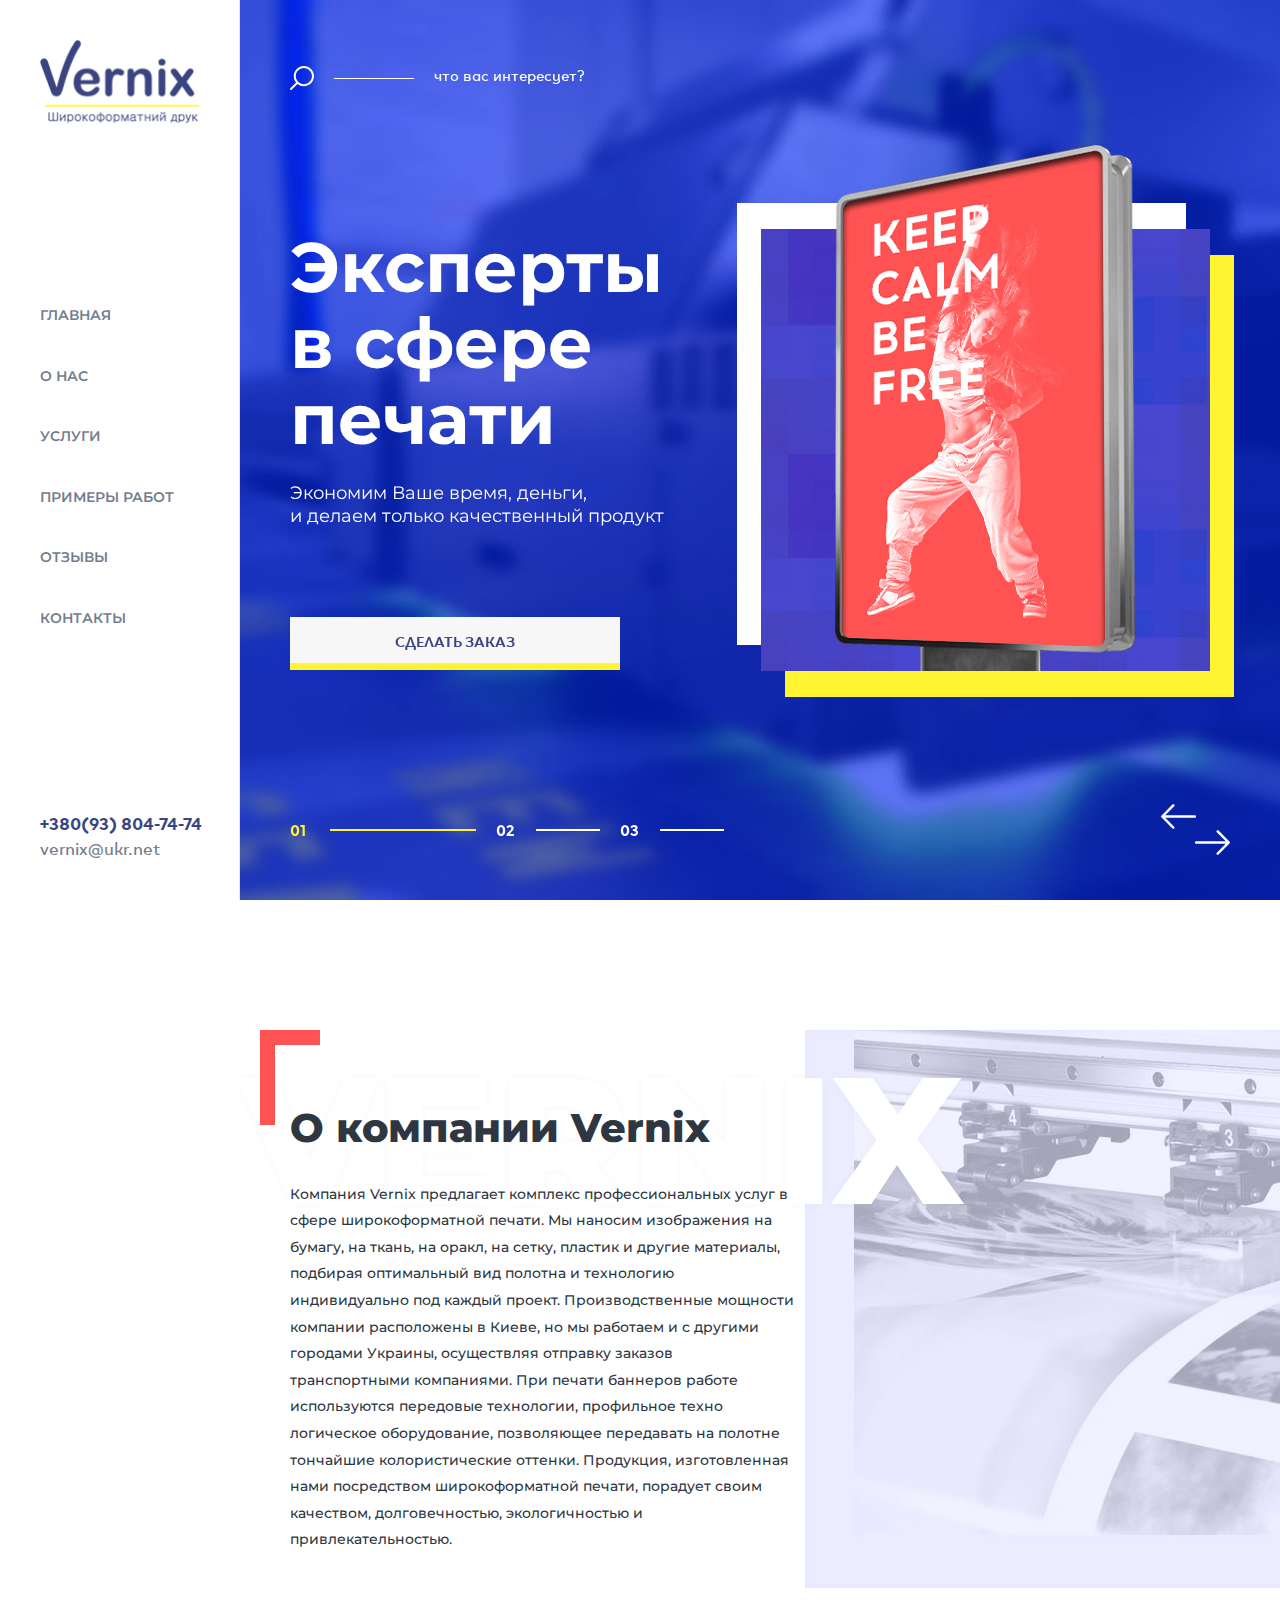
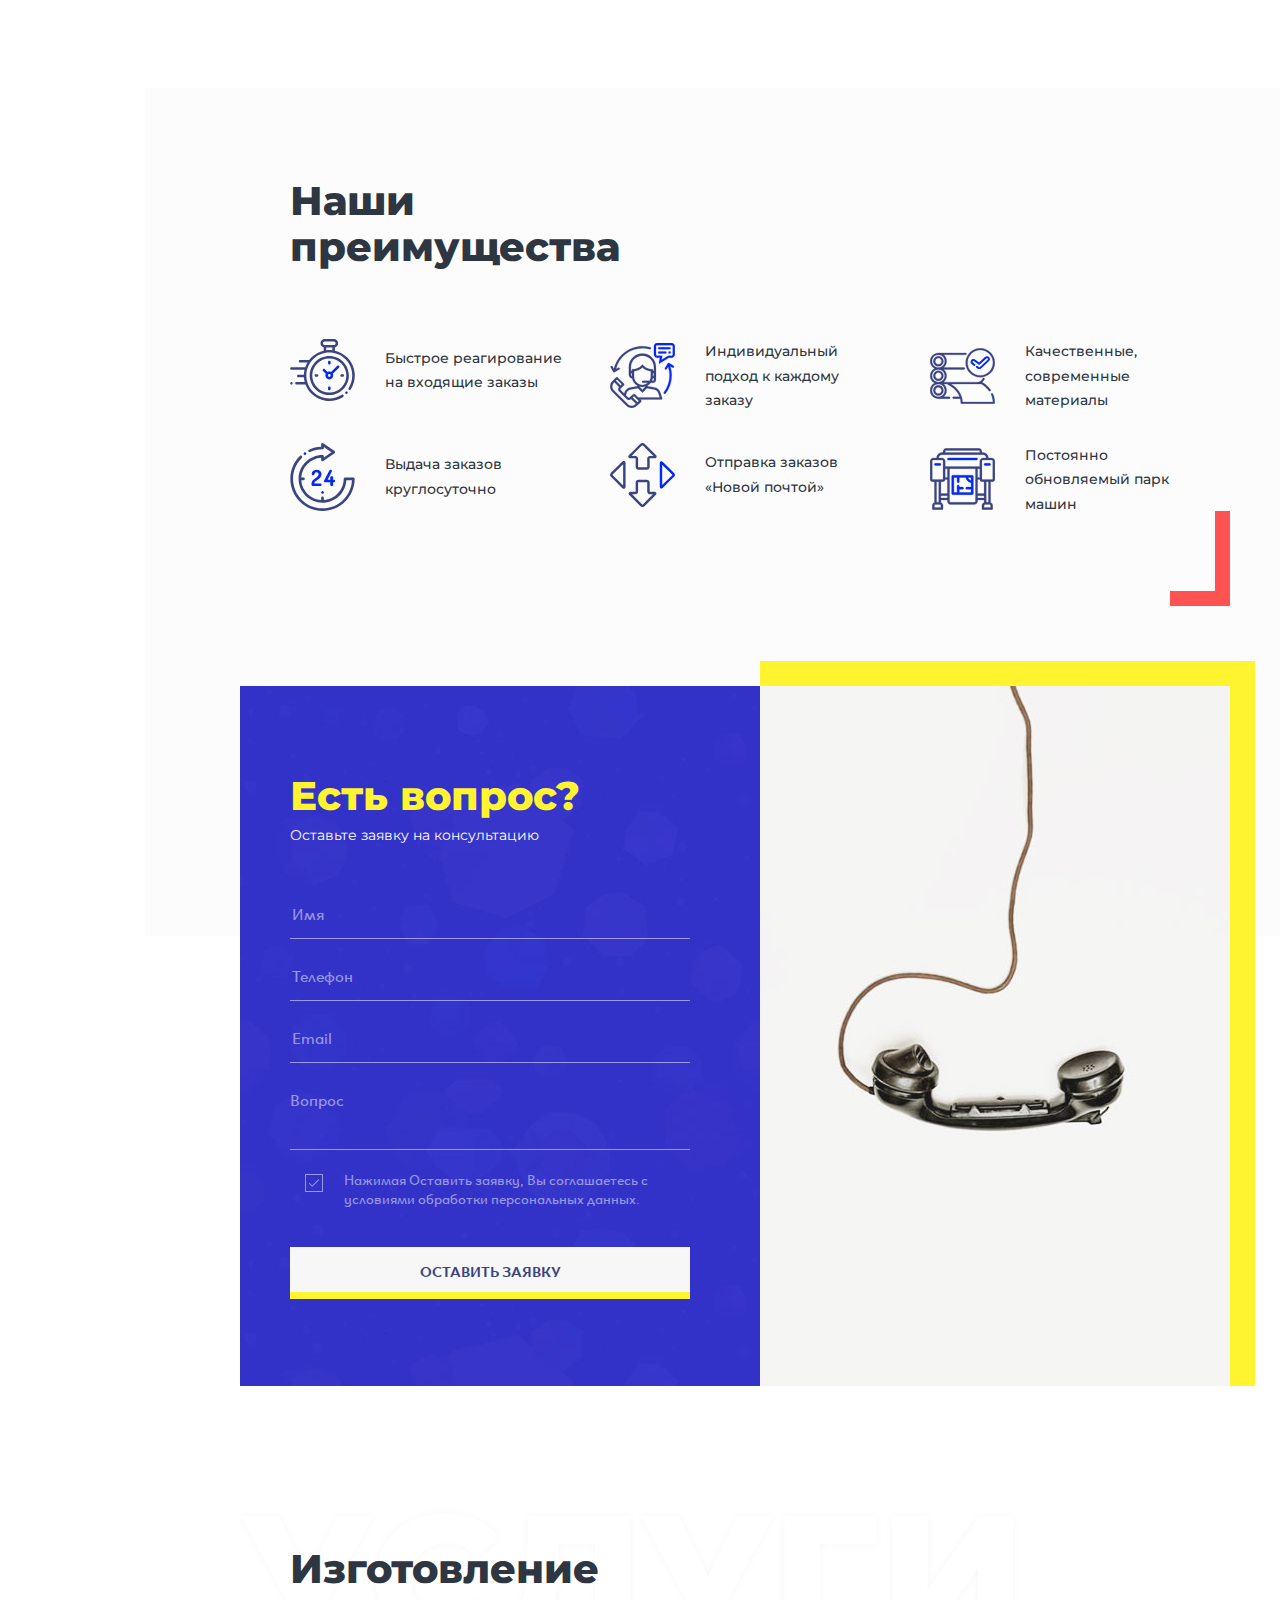
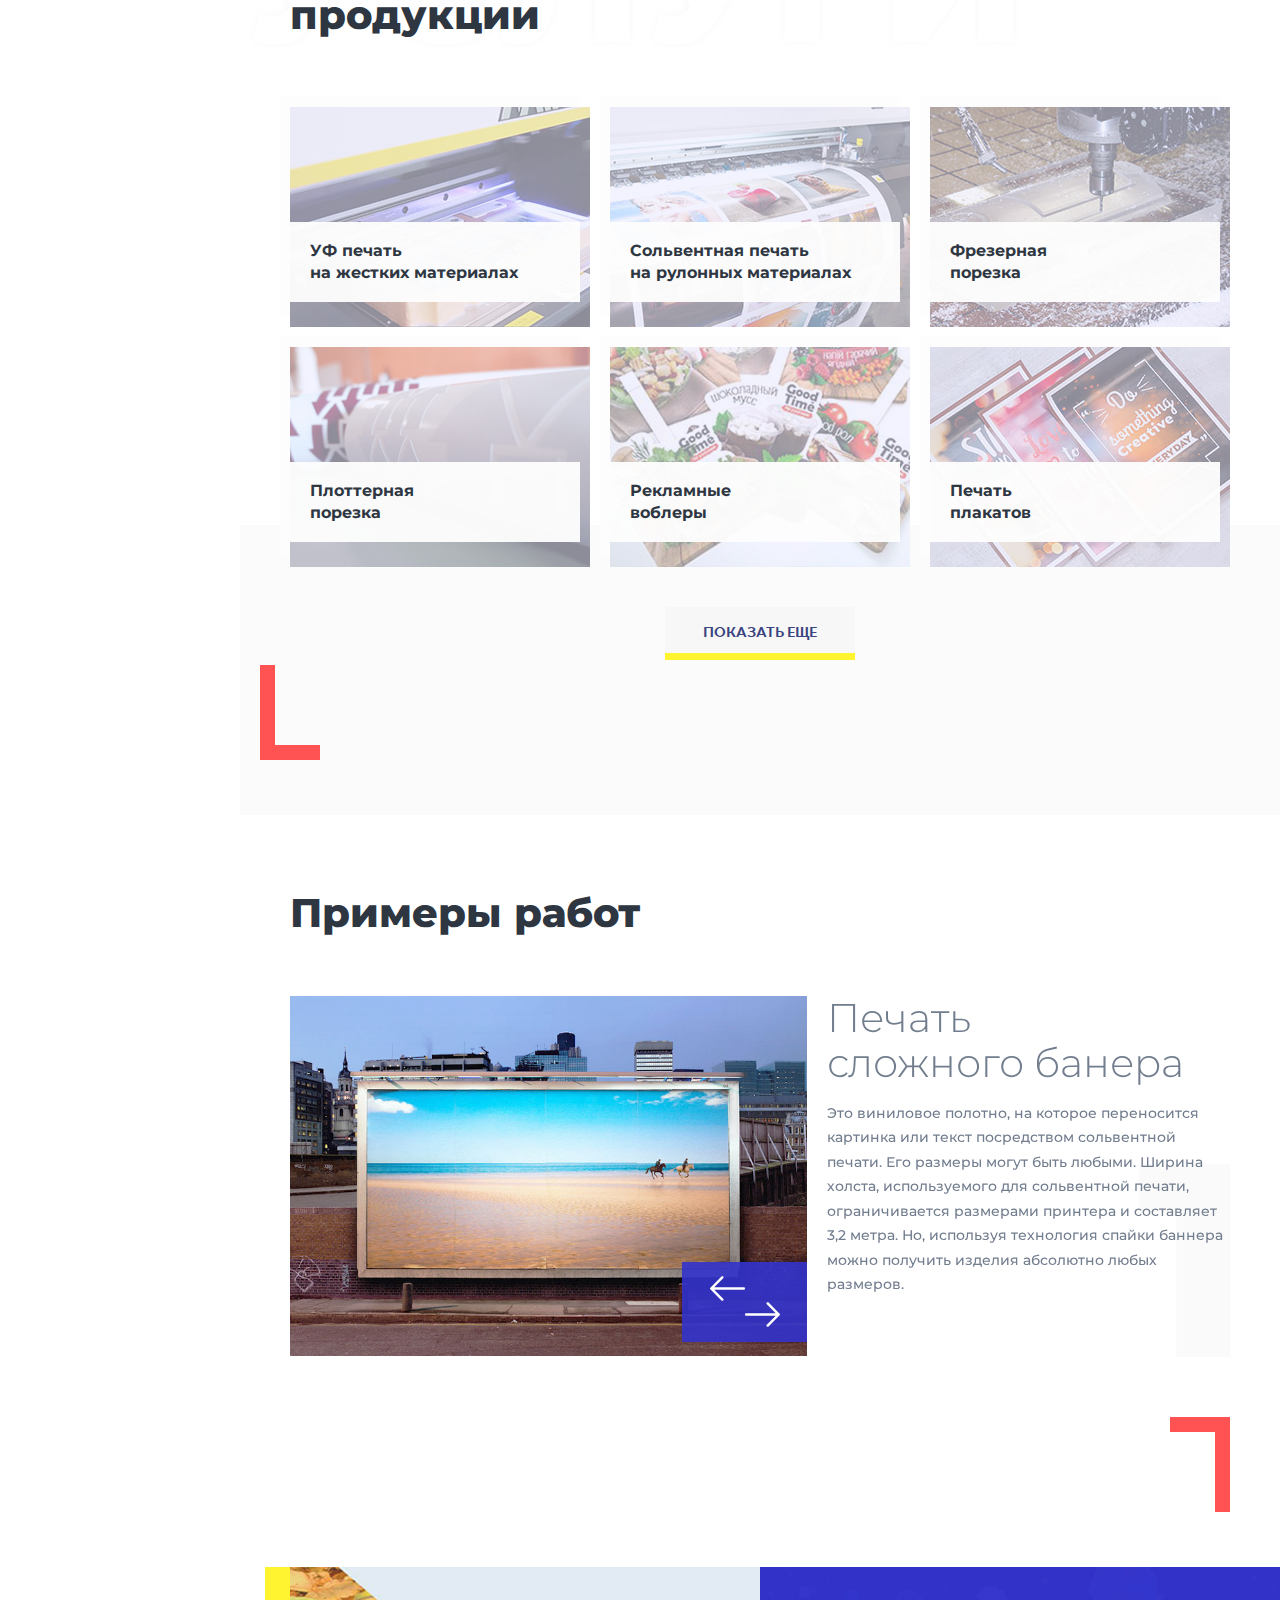
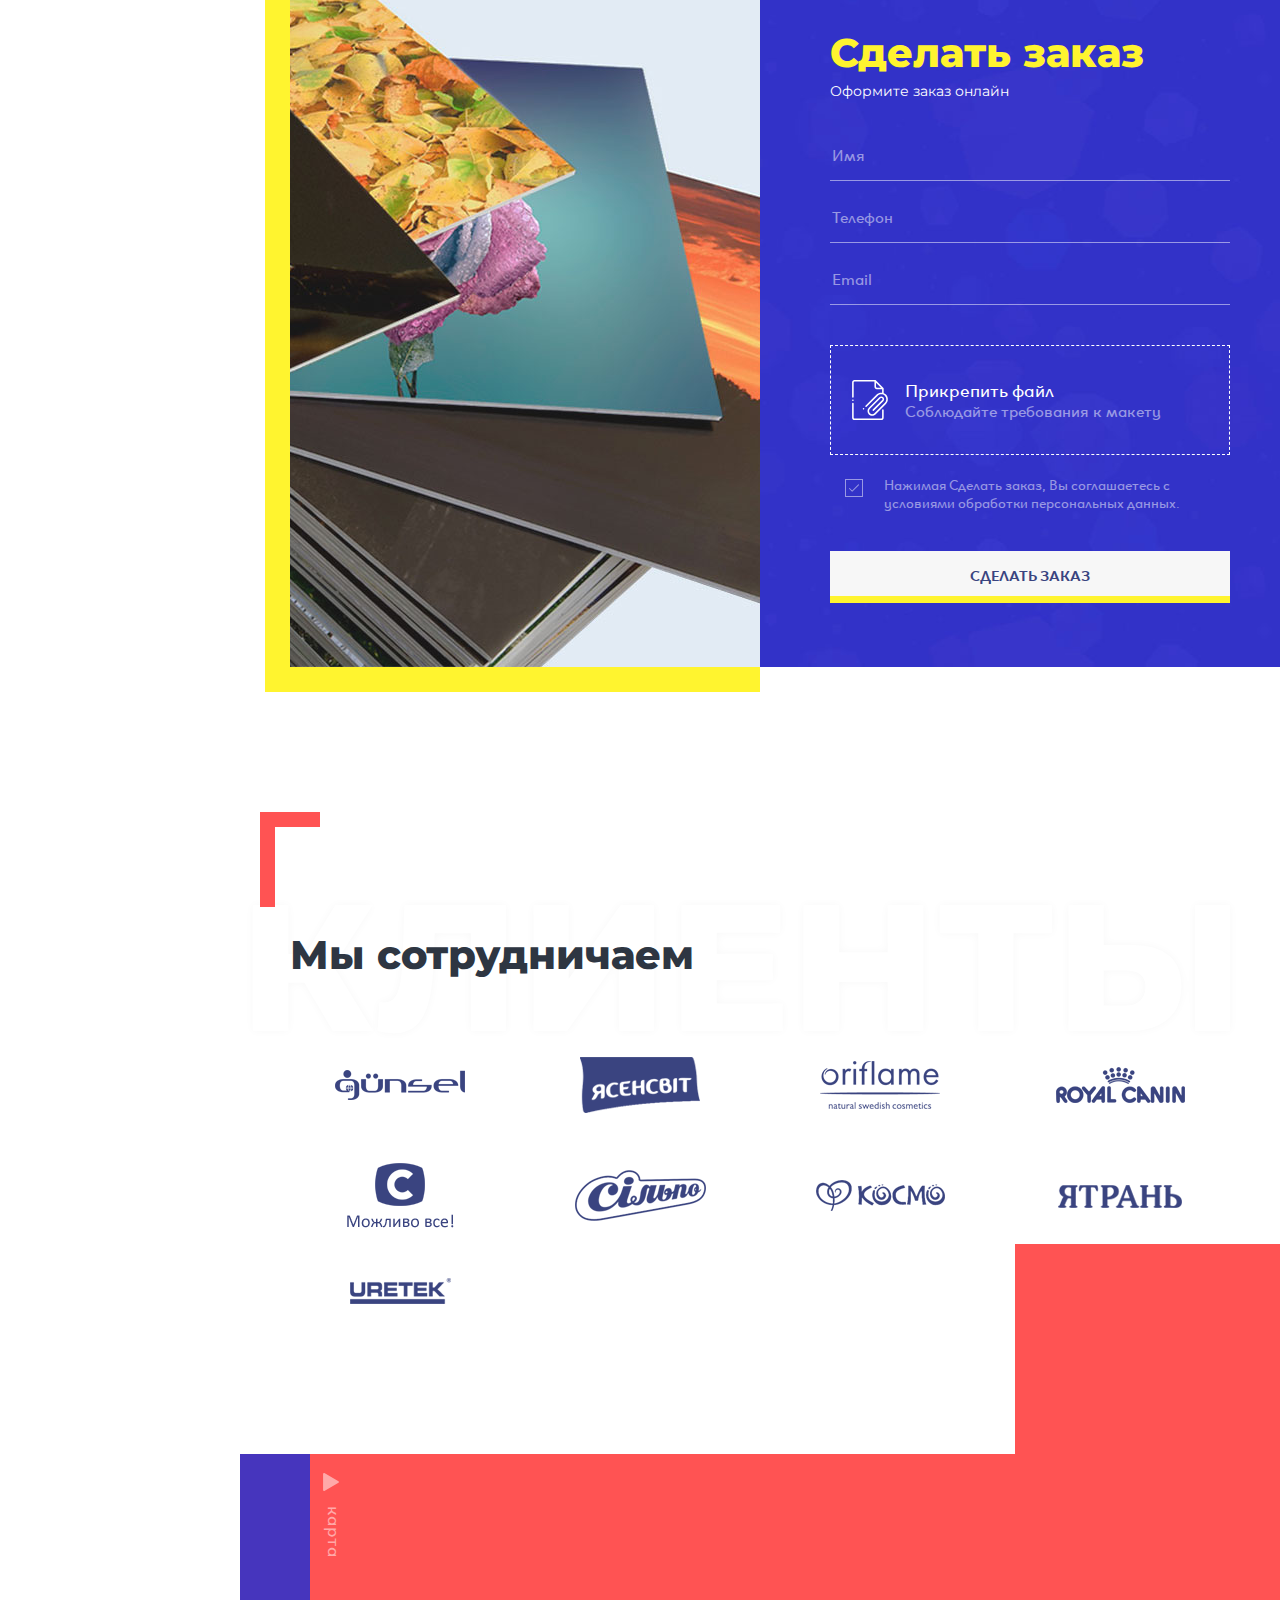
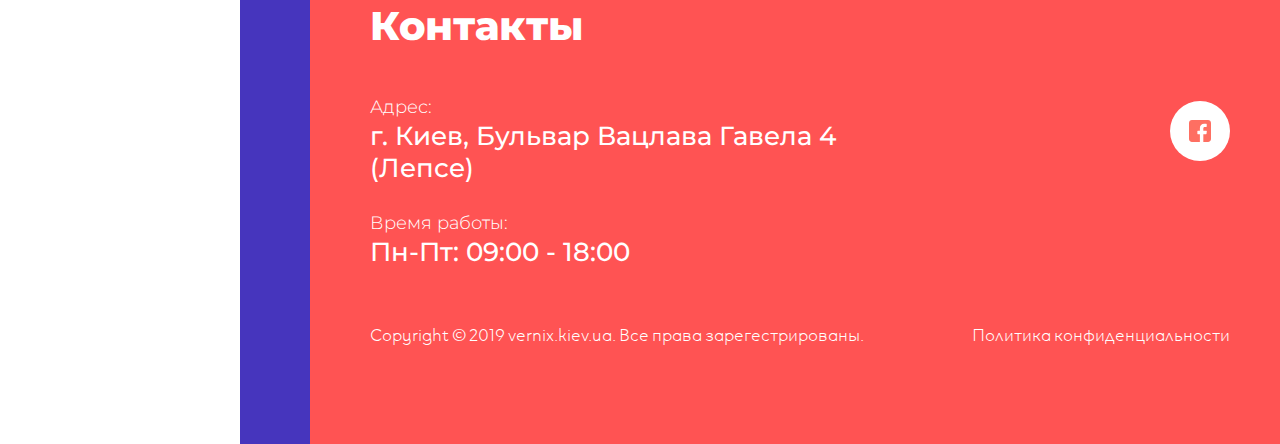
<file: index.html>
<!DOCTYPE html>
<html lang="ru">

<head>

	<meta charset="utf-8">
	<!-- <base href="/"> -->

	<title>vernix</title>
	<meta name="description" content="">

	<meta http-equiv="X-UA-Compatible" content="IE=edge">
	<meta name="viewport" content="width=device-width, initial-scale=1, maximum-scale=1">
	
	<!-- Template Basic Images Start -->
	<meta property="og:image" content="path/to/image.jpg">
	<link rel="icon" href="img/favicon/favicon.ico">
	<!-- Template Basic Images End -->
	
	<!-- Custom Browsers Color Start -->
	<meta name="theme-color" content="#000">
	<!-- Custom Browsers Color End -->

	<link rel="stylesheet" href="css/main.min.css">

</head>

<body>
	<header class="side">
		<div class="side-in">
			<div class="logo">
				<a href="#">
					<img src="img/logo.png" alt="">
				</a>
			</div>
			<div class="side-search">
				<form action="">
					<input type="search" placeholder="что вас интересует?">
					<input type="submit" value="">
				</form>
				<button type="button" class="side-search-toggle"><img src="img/search-dark.svg" alt=""></button>
			</div>
			<button type="button" class="side-toggle"><span></span></button>
			<div class="menu">
				<ul>
					<li>
						<a href="#">Главная</a>
					</li>
					<li>
						<a href="#">О нас</a>
					</li>
					<li>
						<a href="#">Услуги</a>
					</li>
					<li>
						<a href="#">Примеры работ</a>
					</li>
					<li>
						<a href="#">Отзывы</a>
					</li>
					<li>
						<a href="#">Контакты</a>
					</li>
				</ul>
			</div>
			<div class="side-contacts">
				<div class="side-contacts-tel">
					<a href="#">+380(93) 804-74-74</a>
				</div>
				<div class="side-contacts-email">
					<a href="#">vernix@ukr.net</a>
				</div>
			</div>
		</div>
	</header>
	<div class="content">
		<div class="search">
			<div class="container">
				<div class="search-in">
					<form action="">
						<input type="submit" value="">
						<input id="search" type="search">
						<label for="search">что вас интересует?</label>
					</form>
				</div>
			</div>
		</div>
		<section class="top">
			<div class="top-slider owl-carousel">
				<div class="item">
					<div class="container">
						<div class="top-item">
							<div class="top-item-cont">
								<h1>Эксперты<br> в сфере<br> печати</h1>
								<p>Экономим Ваше время, деньги,<br> и делаем только качественный продукт</p>
								<button type="button" class="btn"><span>Сделать заказ</span></button>
							</div>
							<div class="top-item-img">
								<img src="img/city_light.png" alt="">
							</div>
						</div>
					</div>
				</div>
				<div class="item">
					<div class="container">
						<div class="top-item">
							<div class="top-item-cont">
								<h1>Эксперты<br> в сфере<br> печати</h1>
								<p>Экономим Ваше время, деньги,<br> и делаем только качественный продукт</p>
								<button type="button" class="btn"><span>Сделать заказ</span></button>
							</div>
							<div class="top-item-img">
								<img src="img/city_light.png" alt="">
							</div>
						</div>
					</div>
				</div>
				<div class="item">
					<div class="container">
						<div class="top-item">
							<div class="top-item-cont">
								<h1>Эксперты<br> в сфере<br> печати</h1>
								<p>Экономим Ваше время, деньги,<br> и делаем только качественный продукт</p>
								<button type="button" class="btn"><span>Сделать заказ</span></button>
							</div>
							<div class="top-item-img">
								<img src="img/city_light.png" alt="">
							</div>
						</div>
					</div>
				</div>
			</div>
		</section>
		<section class="about">
			<div class="container">
				<div class="about-in with-angle">
					<div class="about-cont">
						<div class="title-custom">vernix</div>
						<h2>О компании Vernix</h2>
						<p>Компания Vernix предлагает комплекс профессиональных услуг в сфере широкоформатной печати. Мы наносим изображения на бумагу, на ткань, на оракл, на сетку, пластик и другие материалы, подбирая оптимальный вид полотна и технологию индивидуально под каждый проект. Производственные мощности компании расположены в Киеве, но мы работаем и с другими городами Украины, осуществляя отправку заказов транспортными компаниями. При печати баннеров работе используются передовые технологии, профильное техно логическое оборудование, позволяющее передавать на полотне тончайшие колористические оттенки. Продукция, изготовленная нами посредством широкоформатной печати, порадует своим качеством, долговечностью, экологичностью и привлекательностью.</p>
					</div>
					<div class="about-img">
						<img src="img/about.jpg" alt="">
					</div>
				</div>
			</div>
		</section>
		<section class="advantages">
			<div class="container">
				<div class="advantages-in with-angle">
					<h2>Наши<br> преимущества</h2>
					<div class="row">
						<div class="col-lg-4 col-6">
							<div class="advantages-item">
								<div class="advantages-item-icon">
									<img src="img/advantage1.svg" alt="">
								</div>
								<div class="advantages-item-text">Быстрое реагирование на входящие заказы</div>
							</div>
						</div>
						<div class="col-lg-4 col-6">
							<div class="advantages-item">
								<div class="advantages-item-icon">
									<img src="img/advantage2.svg" alt="">
								</div>
								<div class="advantages-item-text">Индивидуальный подход к каждому заказу</div>
							</div>
						</div>
						<div class="col-lg-4 col-6">
							<div class="advantages-item">
								<div class="advantages-item-icon">
									<img src="img/advantage3.svg" alt="">
								</div>
								<div class="advantages-item-text">Качественные, современные материалы</div>
							</div>
						</div>
						<div class="col-lg-4 col-6">
							<div class="advantages-item">
								<div class="advantages-item-icon">
									<img src="img/advantage4.svg" alt="">
								</div>
								<div class="advantages-item-text">Выдача заказов круглосуточно</div>
							</div>
						</div>
						<div class="col-lg-4 col-6">
							<div class="advantages-item">
								<div class="advantages-item-icon">
									<img src="img/advantage5.svg" alt="">
								</div>
								<div class="advantages-item-text">Отправка заказов «Новой почтой»</div>
							</div>
						</div>
						<div class="col-lg-4 col-6">
							<div class="advantages-item">
								<div class="advantages-item-icon">
									<img src="img/advantage6.svg" alt="">
								</div>
								<div class="advantages-item-text">Постоянно обновляемый парк машин</div>
							</div>
						</div>
					</div>
				</div>
			</div>
			<div class="drop">
				<img src="img/drop-yellow.png" alt="">
			</div>
		</section>
		<section class="form">
			<div class="container">
				<div class="form-in">
					<div class="form-cont">
						<h2>Есть вопрос?</h2>
						<div class="subtitle">Оставьте заявку на консультацию</div>
						<form action="">
							<input type="text" placeholder="Имя">
							<input type="tel" placeholder="Телефон">
							<input type="email" placeholder="Email">
							<textarea placeholder="Вопрос"></textarea>
							<div class="form-check">
								<input id="check1" type="checkbox" checked>
								<label for="check1">Нажимая Оставить заявку, Вы соглашаетесь с условиями обработки персональных данных.</label>
							</div>
							<button type="submit" class="btn"><span>Оставить заявку</span></button>
						</form>
					</div>
					<div class="form-img">
						<img src="img/questions.jpg" alt="">
					</div>
				</div>
			</div>
		</section>
		<section class="services">
			<div class="container">
				<div class="services-in with-angle">
					<div class="title-custom">Услуги</div>
					<h2>Изготовление<br> продукции</h2>
					<div class="row">
						<div class="col-lg-4 col-6">
							<div class="services-item">
								<div class="services-item-img">
									<a href="#">
										<img src="img/service1.jpg" alt="">
									</a>
								</div>
								<div class="services-item-title">
									<a href="#">УФ печать<br> на жестких материалах</a>
								</div>
							</div>
						</div>
						<div class="col-lg-4 col-6">
							<div class="services-item">
								<div class="services-item-img">
									<a href="#">
										<img src="img/service2.jpg" alt="">
									</a>
								</div>
								<div class="services-item-title">
									<a href="#">Сольвентная печать<br> на рулонных материалах</a>
								</div>
							</div>
						</div>
						<div class="col-lg-4 col-6">
							<div class="services-item">
								<div class="services-item-img">
									<a href="#">
										<img src="img/service3.jpg" alt="">
									</a>
								</div>
								<div class="services-item-title">
									<a href="#">Фрезерная<br> порезка</a>
								</div>
							</div>
						</div>
						<div class="col-lg-4 col-6">
							<div class="services-item">
								<div class="services-item-img">
									<a href="#">
										<img src="img/service4.jpg" alt="">
									</a>
								</div>
								<div class="services-item-title">
									<a href="#">Плоттерная<br> порезка</a>
								</div>
							</div>
						</div>
						<div class="col-lg-4 col-6">
							<div class="services-item">
								<div class="services-item-img">
									<a href="#">
										<img src="img/service5.jpg" alt="">
									</a>
								</div>
								<div class="services-item-title">
									<a href="#">Рекламные<br> воблеры</a>
								</div>
							</div>
						</div>
						<div class="col-lg-4 col-6">
							<div class="services-item">
								<div class="services-item-img">
									<a href="#">
										<img src="img/service6.jpg" alt="">
									</a>
								</div>
								<div class="services-item-title">
									<a href="#">Печать<br> плакатов</a>
								</div>
							</div>
						</div>
					</div>
					<div class="btn-wrap">
						<button type="button" class="btn">
							<span>Показать еще</span>
						</button>
					</div>
				</div>
			</div>
			<div class="drop">
				<img src="img/drop-blue.png" alt="">
			</div>
		</section>
		<section class="examples">
			<div class="examples-in">
				<div class="container">
					<h2>Примеры работ</h2>
				</div>
				<div class="examples-slider owl-carousel">
					<div class="item">
						<div class="examples-item">
							<div class="examples-item-img">
								<img src="img/example.jpg" alt="">
							</div>
							<div class="examples-item-cont">
								<div class="examples-item-title">Печать<br> сложного банера</div>
								<div class="examples-item-text">Это виниловое полотно, на которое переносится картинка или текст посредством сольвентной печати. Его размеры могут быть любыми. Ширина холста, используемого для сольвентной печати, ограничивается размерами принтера и составляет 3,2 метра. Но, используя технология спайки баннера можно получить изделия абсолютно любых размеров.</div>
							</div>
						</div>
					</div>
					<div class="item">
						<div class="examples-item">
							<div class="examples-item-img">
								<img src="img/example.jpg" alt="">
							</div>
							<div class="examples-item-cont">
								<div class="examples-item-title">Печать<br> сложного банера</div>
								<div class="examples-item-text">Это виниловое полотно, на которое переносится картинка или текст посредством сольвентной печати. Его размеры могут быть любыми. Ширина холста, используемого для сольвентной печати, ограничивается размерами принтера и составляет 3,2 метра. Но, используя технология спайки баннера можно получить изделия абсолютно любых размеров.</div>
							</div>
						</div>
					</div>
				</div>
			</div>
		</section>
		<section class="form right">
			<div class="container">
				<div class="form-in with-angle">
					<div class="form-cont">
						<h2>Сделать заказ</h2>
						<div class="subtitle">Оформите заказ онлайн</div>
						<form action="">
							<input type="text" placeholder="Имя">
							<input type="tel" placeholder="Телефон">
							<input type="email" placeholder="Email">
							<div class="form-file">
								<input id="file" type="file">
								<label for="file">Прикрепить файл <span>Соблюдайте требования к макету</span></label>
							</div>
							<div class="form-check">
								<input id="check2" type="checkbox" checked>
								<label for="check2">Нажимая Сделать заказ, Вы соглашаетесь с условиями обработки персональных данных.</label>
							</div>
							<button type="submit" class="btn"><span>Сделать заказ</span></button>
						</form>
					</div>
					<div class="form-img">
						<img src="img/order.jpg" alt="">
					</div>
				</div>
			</div>
			<div class="drop">
				<img src="img/drop-red.png" alt="">
			</div>
		</section>
		<section class="clients">
			<div class="container">
				<div class="clients-in with-angle">
					<div class="title-custom">Клиенты</div>
					<h2>Мы сотрудничаем</h2>
					<div class="row clients-list">
						<div class="col-xl-2 col-sm-3 col-4">
							<div class="clients-item">
								<a href="#">
									<img src="img/client1.png" alt="">
								</a>
							</div>
						</div>
						<div class="col-xl-2 col-sm-3 col-4">
							<div class="clients-item">
								<a href="#">
									<img src="img/client2.png" alt="">
								</a>
							</div>
						</div>
						<div class="col-xl-2 col-sm-3 col-4">
							<div class="clients-item">
								<a href="#">
									<img src="img/client3.png" alt="">
								</a>
							</div>
						</div>
						<div class="col-xl-2 col-sm-3 col-4">
							<div class="clients-item">
								<a href="#">
									<img src="img/client4.png" alt="">
								</a>
							</div>
						</div>
						<div class="col-xl-2 col-sm-3 col-4">
							<div class="clients-item">
								<a href="#">
									<img src="img/client5.png" alt="">
								</a>
							</div>
						</div>
						<div class="col-xl-2 col-sm-3 col-4">
							<div class="clients-item">
								<a href="#">
									<img src="img/client6.png" alt="">
								</a>
							</div>
						</div>
						<div class="col-xl-2 col-sm-3 col-4">
							<div class="clients-item">
								<a href="#">
									<img src="img/client7.png" alt="">
								</a>
							</div>
						</div>
						<div class="col-xl-2 col-sm-3 col-4">
							<div class="clients-item">
								<a href="#">
									<img src="img/client8.png" alt="">
								</a>
							</div>
						</div>
						<div class="col-xl-2 col-sm-3 col-4">
							<div class="clients-item">
								<a href="#">
									<img src="img/client9.png" alt="">
								</a>
							</div>
						</div>
					</div>
				</div>
			</div>
		</section>
		<footer class="contacts">
			<div class="contacts-wrapper">
				<div class="container">
					<div class="contacts-in">
						<div class="contacts-map">
							<div class="contacts-map-in">
								<iframe src="https://www.google.com/maps/embed?pb=!1m18!1m12!1m3!1d2540.6225450343445!2d30.423230415973585!3d50.448130979474996!2m3!1f0!2f0!3f0!3m2!1i1024!2i768!4f13.1!3m3!1m2!1s0x40d4cc3e1ec31779%3A0xdb73f12f10d9e4c6!2sVatslava%20Havela%20Boulevard%2C%204%2C%20Kyiv%2C%2002000!5e0!3m2!1sen!2sua!4v1573482323869!5m2!1sen!2sua" width="600" height="450" frameborder="0" style="border:0;" allowfullscreen=""></iframe>
							</div>
							<div class="contacts-map-open">
								<button type="button">карта</button>
							</div>
						</div>
						<h2>Контакты</h2>
						<div class="contacts-cont">
							<div class="contacts-list">
								<div class="contacts-item">
									<div class="contacts-item-title">Адрес:</div>
									<div class="contacts-item-cont">г. Киев, Бульвар Вацлава Гавела 4<br> (Лепсе)</div>
								</div>
								<div class="contacts-item">
									<div class="contacts-item-title">Время работы:</div>
									<div class="contacts-item-cont">Пн-Пт: 09:00 - 18:00</div>
								</div>
							</div>
							<div class="contacts-socials">
								<a href="#">
									<img src="img/facebook.svg" alt="">
								</a>
							</div>
						</div>
						<div class="copyright">
							<div>Copyright © 2019 <a href="#">vernix.kiev.ua</a>. Все права зарегестрированы.</div>
							<div>
								<a href="#">Политика конфиденциальности</a>
							</div>
						</div>
					</div>
				</div>
			</div>
		</footer>
	</div>

	<script src="js/scripts.min.js"></script>

</body>
</html>
</file>
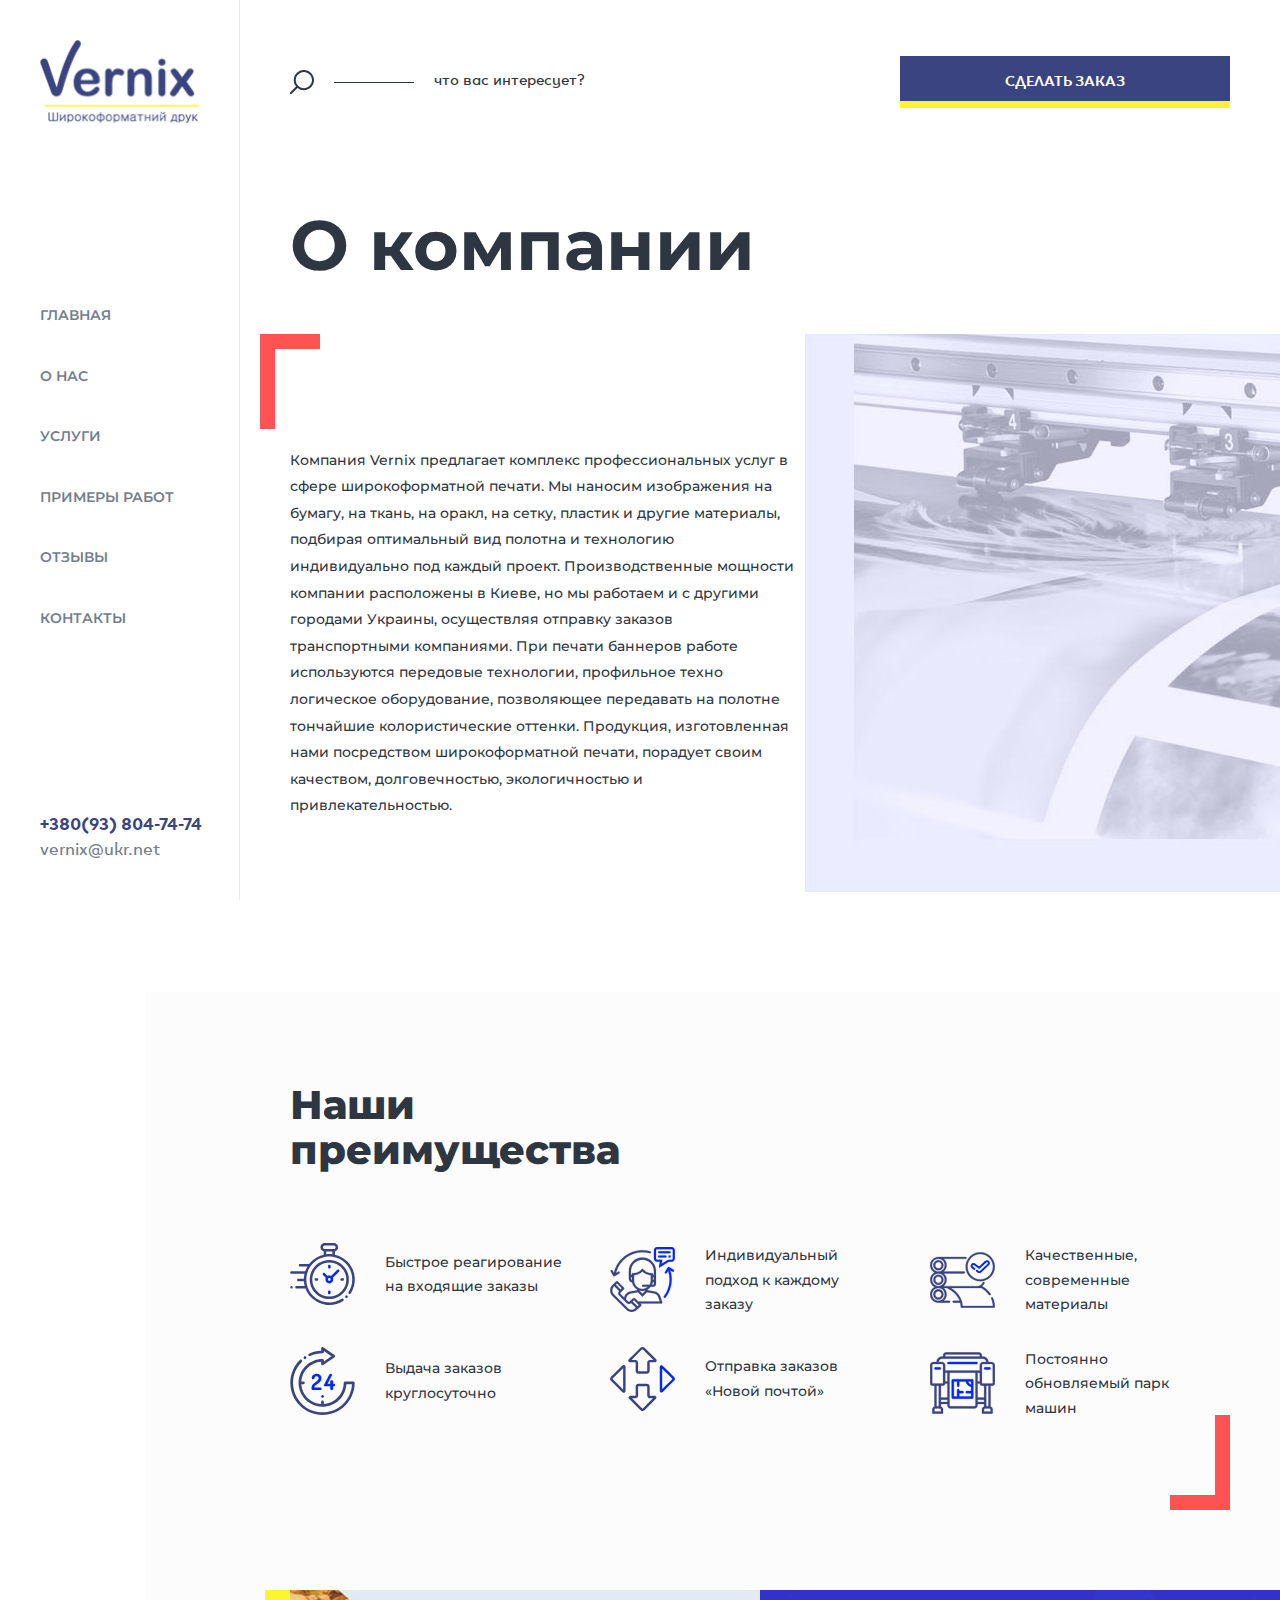
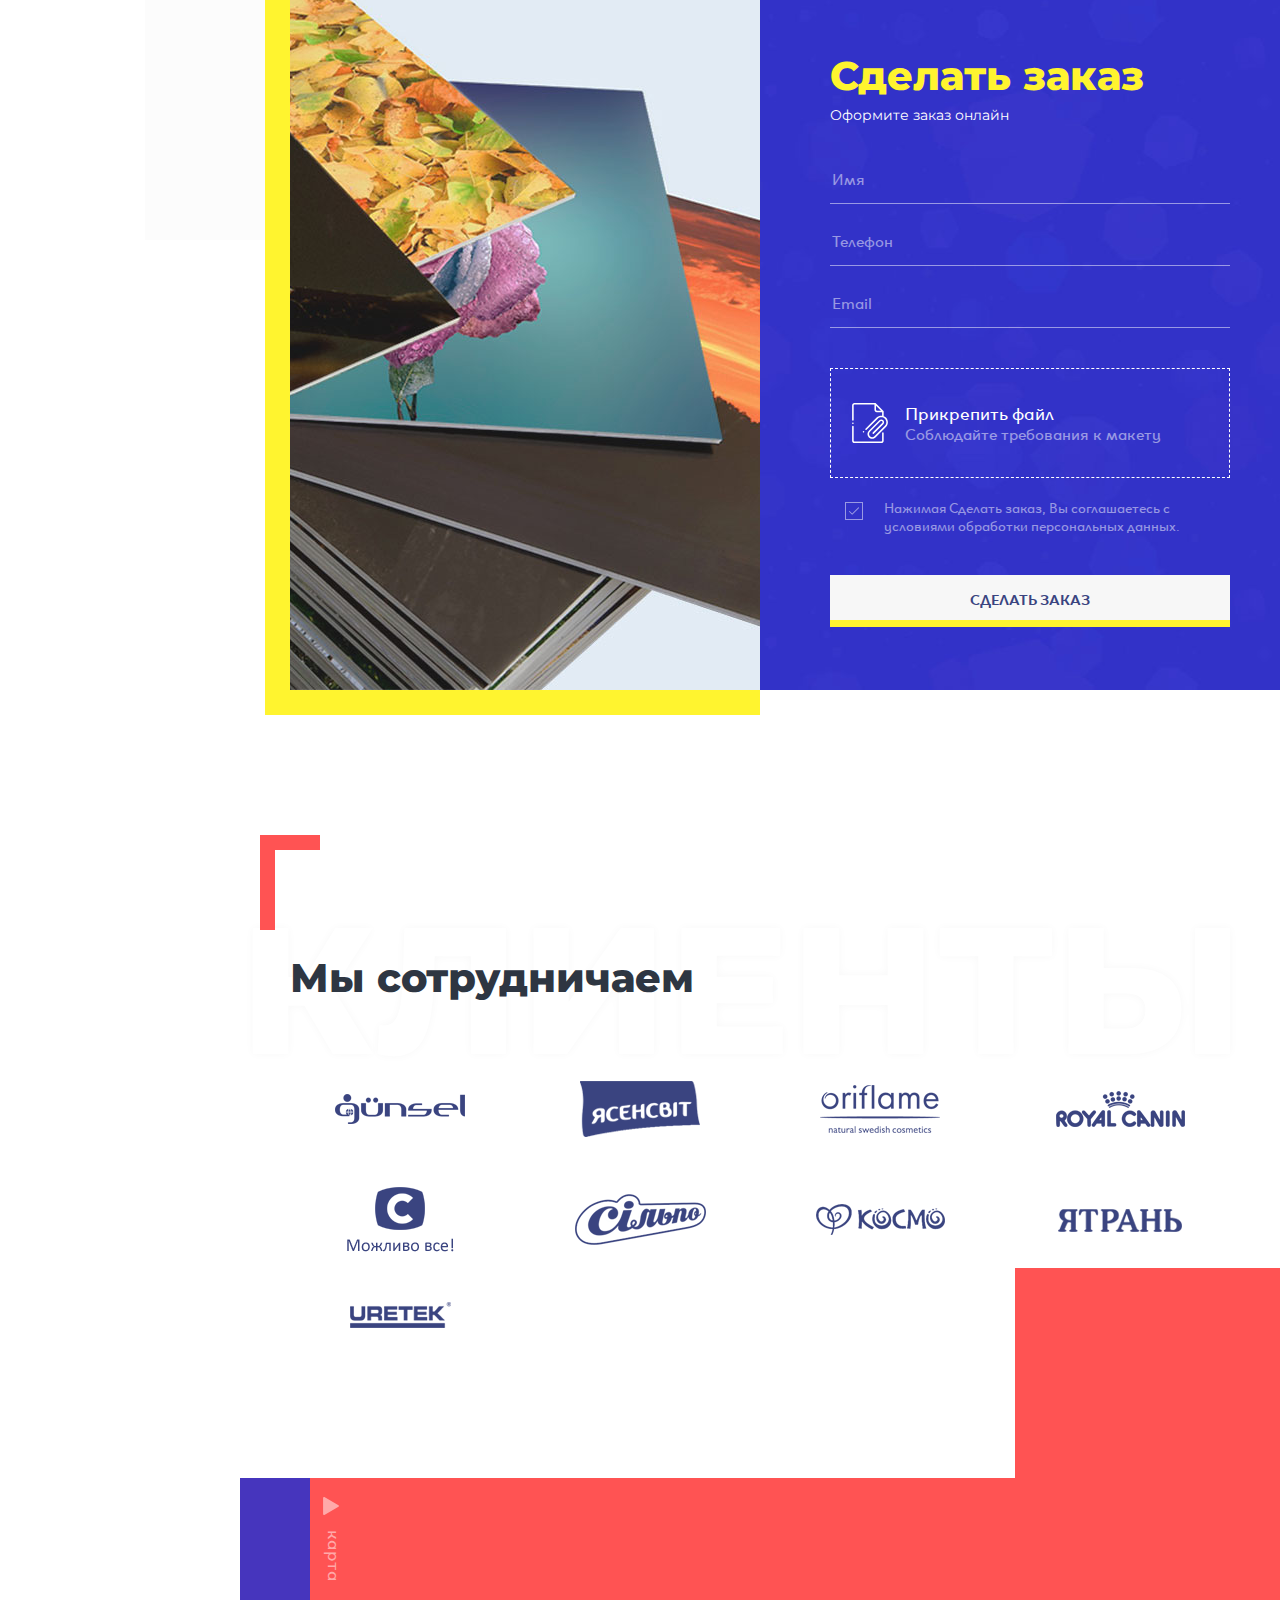
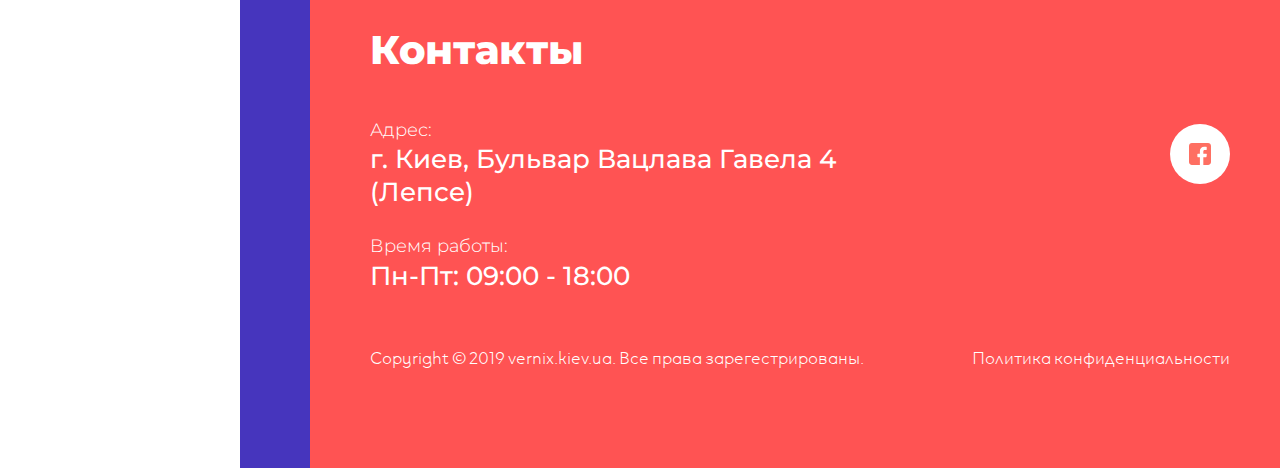
<file: about.html>
<!DOCTYPE html>
<html lang="ru">

<head>

	<meta charset="utf-8">
	<!-- <base href="/"> -->

	<title>about</title>
	<meta name="description" content="">

	<meta http-equiv="X-UA-Compatible" content="IE=edge">
	<meta name="viewport" content="width=device-width, initial-scale=1, maximum-scale=1">
	
	<!-- Template Basic Images Start -->
	<meta property="og:image" content="path/to/image.jpg">
	<link rel="icon" href="img/favicon/favicon.ico">
	<!-- Template Basic Images End -->
	
	<!-- Custom Browsers Color Start -->
	<meta name="theme-color" content="#000">
	<!-- Custom Browsers Color End -->

	<link rel="stylesheet" href="css/main.min.css">

</head>

<body>
	<header class="side">
		<div class="side-in">
			<div class="logo">
				<a href="#">
					<img src="img/logo.png" alt="">
				</a>
			</div>
			<div class="side-search">
				<form action="">
					<input type="search" placeholder="что вас интересует?">
					<input type="submit" value="">
				</form>
				<button type="button" class="side-search-toggle"><img src="img/search-dark.svg" alt=""></button>
			</div>
			<button type="button" class="side-toggle"><span></span></button>
			<div class="menu">
				<ul>
					<li>
						<a href="#">Главная</a>
					</li>
					<li>
						<a href="#">О нас</a>
					</li>
					<li>
						<a href="#">Услуги</a>
					</li>
					<li>
						<a href="#">Примеры работ</a>
					</li>
					<li>
						<a href="#">Отзывы</a>
					</li>
					<li>
						<a href="#">Контакты</a>
					</li>
				</ul>
			</div>
			<div class="side-contacts">
				<div class="side-contacts-tel">
					<a href="#">+380(93) 804-74-74</a>
				</div>
				<div class="side-contacts-email">
					<a href="#">vernix@ukr.net</a>
				</div>
			</div>
		</div>
	</header>
	<div class="content">
		<div class="panel">
			<div class="container">
				<div class="panel-in">
					<div class="search-in">
						<form action="">
							<input type="submit" value="">
							<input id="search" type="search">
							<label for="search">что вас интересует?</label>
						</form>
					</div>
					<a href="#" class="btn dark"><span>Сделать заказ</span></a>
				</div>
			</div>
		</div>
		<div class="service-title">
			<div class="container">
				<h1>О компании</h1>
			</div>
		</div>
		<section class="about">
			<div class="container">
				<div class="about-in with-angle">
					<div class="about-cont">
						<p>Компания Vernix предлагает комплекс профессиональных услуг в сфере широкоформатной печати. Мы наносим изображения на бумагу, на ткань, на оракл, на сетку, пластик и другие материалы, подбирая оптимальный вид полотна и технологию индивидуально под каждый проект. Производственные мощности компании расположены в Киеве, но мы работаем и с другими городами Украины, осуществляя отправку заказов транспортными компаниями. При печати баннеров работе используются передовые технологии, профильное техно логическое оборудование, позволяющее передавать на полотне тончайшие колористические оттенки. Продукция, изготовленная нами посредством широкоформатной печати, порадует своим качеством, долговечностью, экологичностью и привлекательностью.</p>
					</div>
					<div class="about-img">
						<img src="img/about.jpg" alt="">
					</div>
				</div>
			</div>
		</section>
		<section class="advantages">
			<div class="container">
				<div class="advantages-in with-angle">
					<h2>Наши<br> преимущества</h2>
					<div class="row">
						<div class="col-lg-4 col-6">
							<div class="advantages-item">
								<div class="advantages-item-icon">
									<img src="img/advantage1.svg" alt="">
								</div>
								<div class="advantages-item-text">Быстрое реагирование на входящие заказы</div>
							</div>
						</div>
						<div class="col-lg-4 col-6">
							<div class="advantages-item">
								<div class="advantages-item-icon">
									<img src="img/advantage2.svg" alt="">
								</div>
								<div class="advantages-item-text">Индивидуальный подход к каждому заказу</div>
							</div>
						</div>
						<div class="col-lg-4 col-6">
							<div class="advantages-item">
								<div class="advantages-item-icon">
									<img src="img/advantage3.svg" alt="">
								</div>
								<div class="advantages-item-text">Качественные, современные материалы</div>
							</div>
						</div>
						<div class="col-lg-4 col-6">
							<div class="advantages-item">
								<div class="advantages-item-icon">
									<img src="img/advantage4.svg" alt="">
								</div>
								<div class="advantages-item-text">Выдача заказов круглосуточно</div>
							</div>
						</div>
						<div class="col-lg-4 col-6">
							<div class="advantages-item">
								<div class="advantages-item-icon">
									<img src="img/advantage5.svg" alt="">
								</div>
								<div class="advantages-item-text">Отправка заказов «Новой почтой»</div>
							</div>
						</div>
						<div class="col-lg-4 col-6">
							<div class="advantages-item">
								<div class="advantages-item-icon">
									<img src="img/advantage6.svg" alt="">
								</div>
								<div class="advantages-item-text">Постоянно обновляемый парк машин</div>
							</div>
						</div>
					</div>
				</div>
			</div>
			<div class="drop">
				<img src="img/drop-yellow.png" alt="">
			</div>
		</section>
		<section class="form right">
			<div class="container">
				<div class="form-in">
					<div class="form-cont">
						<h2>Сделать заказ</h2>
						<div class="subtitle">Оформите заказ онлайн</div>
						<form action="">
							<input type="text" placeholder="Имя">
							<input type="tel" placeholder="Телефон">
							<input type="email" placeholder="Email">
							<div class="form-file">
								<input id="file" type="file">
								<label for="file">Прикрепить файл <span>Соблюдайте требования к макету</span></label>
							</div>
							<div class="form-check">
								<input id="check2" type="checkbox" checked>
								<label for="check2">Нажимая Сделать заказ, Вы соглашаетесь с условиями обработки персональных данных.</label>
							</div>
							<button type="submit" class="btn"><span>Сделать заказ</span></button>
						</form>
					</div>
					<div class="form-img">
						<img src="img/order.jpg" alt="">
					</div>
				</div>
			</div>
			<div class="drop">
				<img src="img/drop-red.png" alt="">
			</div>
		</section>
		<section class="clients">
			<div class="container">
				<div class="clients-in with-angle">
					<div class="title-custom">Клиенты</div>
					<h2>Мы сотрудничаем</h2>
					<div class="row clients-list">
						<div class="col-xl-2 col-sm-3 col-4">
							<div class="clients-item">
								<a href="#">
									<img src="img/client1.png" alt="">
								</a>
							</div>
						</div>
						<div class="col-xl-2 col-sm-3 col-4">
							<div class="clients-item">
								<a href="#">
									<img src="img/client2.png" alt="">
								</a>
							</div>
						</div>
						<div class="col-xl-2 col-sm-3 col-4">
							<div class="clients-item">
								<a href="#">
									<img src="img/client3.png" alt="">
								</a>
							</div>
						</div>
						<div class="col-xl-2 col-sm-3 col-4">
							<div class="clients-item">
								<a href="#">
									<img src="img/client4.png" alt="">
								</a>
							</div>
						</div>
						<div class="col-xl-2 col-sm-3 col-4">
							<div class="clients-item">
								<a href="#">
									<img src="img/client5.png" alt="">
								</a>
							</div>
						</div>
						<div class="col-xl-2 col-sm-3 col-4">
							<div class="clients-item">
								<a href="#">
									<img src="img/client6.png" alt="">
								</a>
							</div>
						</div>
						<div class="col-xl-2 col-sm-3 col-4">
							<div class="clients-item">
								<a href="#">
									<img src="img/client7.png" alt="">
								</a>
							</div>
						</div>
						<div class="col-xl-2 col-sm-3 col-4">
							<div class="clients-item">
								<a href="#">
									<img src="img/client8.png" alt="">
								</a>
							</div>
						</div>
						<div class="col-xl-2 col-sm-3 col-4">
							<div class="clients-item">
								<a href="#">
									<img src="img/client9.png" alt="">
								</a>
							</div>
						</div>
					</div>
				</div>
			</div>
		</section>
		<footer class="contacts">
			<div class="contacts-wrapper">
				<div class="container">
					<div class="contacts-in">
						<div class="contacts-map">
							<div class="contacts-map-in">
								<iframe src="https://www.google.com/maps/embed?pb=!1m18!1m12!1m3!1d2540.6225450343445!2d30.423230415973585!3d50.448130979474996!2m3!1f0!2f0!3f0!3m2!1i1024!2i768!4f13.1!3m3!1m2!1s0x40d4cc3e1ec31779%3A0xdb73f12f10d9e4c6!2sVatslava%20Havela%20Boulevard%2C%204%2C%20Kyiv%2C%2002000!5e0!3m2!1sen!2sua!4v1573482323869!5m2!1sen!2sua" width="600" height="450" frameborder="0" style="border:0;" allowfullscreen=""></iframe>
							</div>
							<div class="contacts-map-open">
								<button type="button">карта</button>
							</div>
						</div>
						<h2>Контакты</h2>
						<div class="contacts-cont">
							<div class="contacts-list">
								<div class="contacts-item">
									<div class="contacts-item-title">Адрес:</div>
									<div class="contacts-item-cont">г. Киев, Бульвар Вацлава Гавела 4<br> (Лепсе)</div>
								</div>
								<div class="contacts-item">
									<div class="contacts-item-title">Время работы:</div>
									<div class="contacts-item-cont">Пн-Пт: 09:00 - 18:00</div>
								</div>
							</div>
							<div class="contacts-socials">
								<a href="#">
									<img src="img/facebook.svg" alt="">
								</a>
							</div>
						</div>
						<div class="copyright">
							<div>Copyright © 2019 <a href="#">vernix.kiev.ua</a>. Все права зарегестрированы.</div>
							<div>
								<a href="#">Политика конфиденциальности</a>
							</div>
						</div>
					</div>
				</div>
			</div>
		</footer>
	</div>

	<script src="js/scripts.min.js"></script>

</body>
</html>
</file>
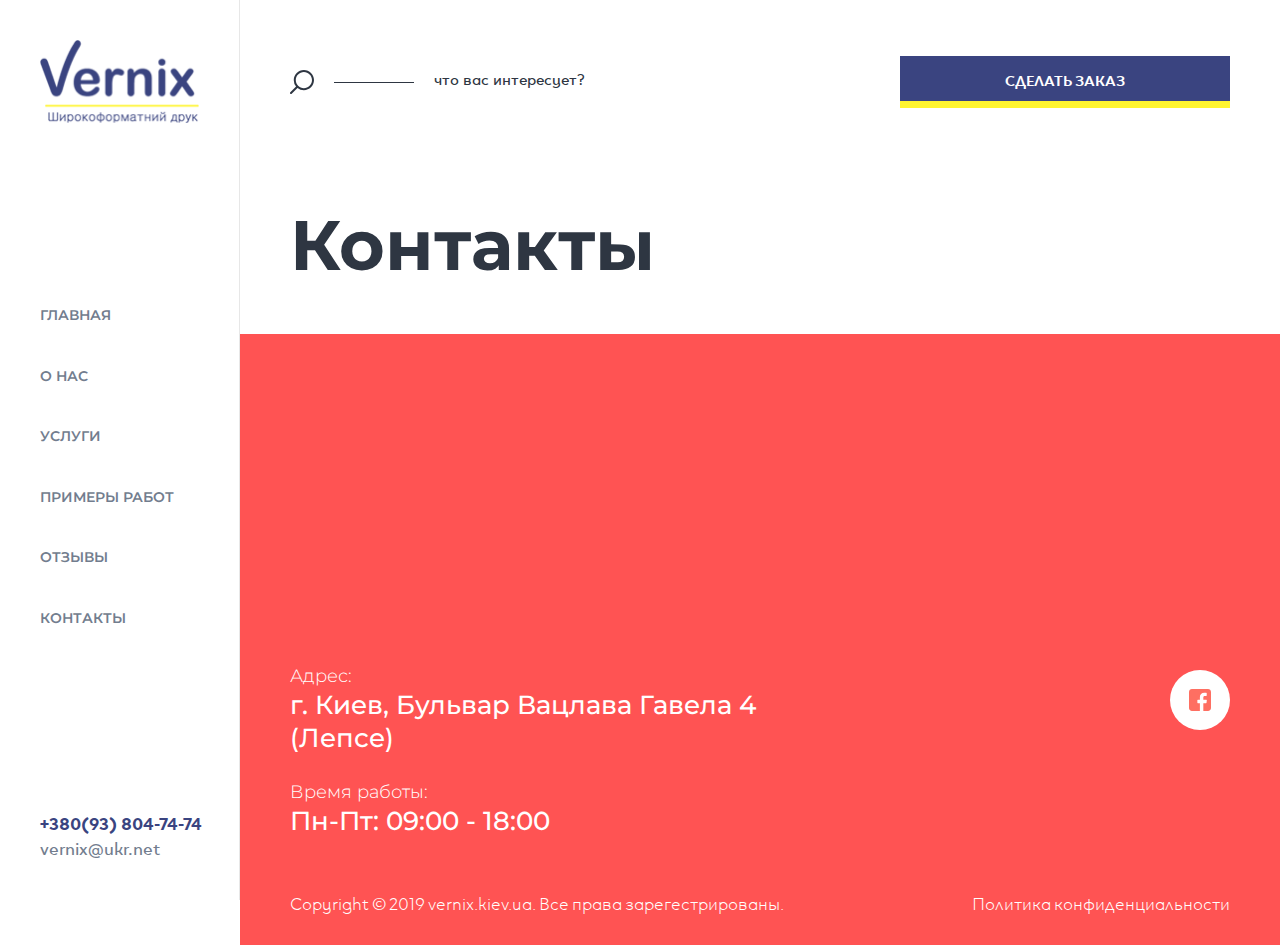
<file: contacts.html>
<!DOCTYPE html>
<html lang="ru">

<head>

	<meta charset="utf-8">
	<!-- <base href="/"> -->

	<title>contacts</title>
	<meta name="description" content="">

	<meta http-equiv="X-UA-Compatible" content="IE=edge">
	<meta name="viewport" content="width=device-width, initial-scale=1, maximum-scale=1">
	
	<!-- Template Basic Images Start -->
	<meta property="og:image" content="path/to/image.jpg">
	<link rel="icon" href="img/favicon/favicon.ico">
	<!-- Template Basic Images End -->
	
	<!-- Custom Browsers Color Start -->
	<meta name="theme-color" content="#000">
	<!-- Custom Browsers Color End -->

	<link rel="stylesheet" href="css/main.min.css">

</head>

<body>
	<header class="side">
		<div class="side-in">
			<div class="logo">
				<a href="#">
					<img src="img/logo.png" alt="">
				</a>
			</div>
			<div class="side-search">
				<form action="">
					<input type="search" placeholder="что вас интересует?">
					<input type="submit" value="">
				</form>
				<button type="button" class="side-search-toggle"><img src="img/search-dark.svg" alt=""></button>
			</div>
			<button type="button" class="side-toggle"><span></span></button>
			<div class="menu">
				<ul>
					<li>
						<a href="#">Главная</a>
					</li>
					<li>
						<a href="#">О нас</a>
					</li>
					<li>
						<a href="#">Услуги</a>
					</li>
					<li>
						<a href="#">Примеры работ</a>
					</li>
					<li>
						<a href="#">Отзывы</a>
					</li>
					<li>
						<a href="#">Контакты</a>
					</li>
				</ul>
			</div>
			<div class="side-contacts">
				<div class="side-contacts-tel">
					<a href="#">+380(93) 804-74-74</a>
				</div>
				<div class="side-contacts-email">
					<a href="#">vernix@ukr.net</a>
				</div>
			</div>
		</div>
	</header>
	<div class="content">
		<div class="panel">
			<div class="container">
				<div class="panel-in">
					<div class="search-in">
						<form action="">
							<input type="submit" value="">
							<input id="search" type="search">
							<label for="search">что вас интересует?</label>
						</form>
					</div>
					<a href="#" class="btn dark"><span>Сделать заказ</span></a>
				</div>
			</div>
		</div>
		<div class="service-title">
			<div class="container">
				<h1>Контакты</h1>
			</div>
		</div>
		<div class="contacts page">
			<div class="contacts-wrapper">
				<div class="contacts-map">
					<iframe src="https://www.google.com/maps/embed?pb=!1m18!1m12!1m3!1d2540.6225450343445!2d30.423230415973585!3d50.448130979474996!2m3!1f0!2f0!3f0!3m2!1i1024!2i768!4f13.1!3m3!1m2!1s0x40d4cc3e1ec31779%3A0xdb73f12f10d9e4c6!2sVatslava%20Havela%20Boulevard%2C%204%2C%20Kyiv%2C%2002000!5e0!3m2!1sen!2sua!4v1573482323869!5m2!1sen!2sua" frameborder="0" style="border:0;" allowfullscreen=""></iframe>
				</div>
				<div class="container">
					<div class="contacts-in">
						<div class="contacts-cont">
							<div class="contacts-list">
								<div class="contacts-item">
									<div class="contacts-item-title">Адрес:</div>
									<div class="contacts-item-cont">г. Киев, Бульвар Вацлава Гавела 4<br> (Лепсе)</div>
								</div>
								<div class="contacts-item">
									<div class="contacts-item-title">Время работы:</div>
									<div class="contacts-item-cont">Пн-Пт: 09:00 - 18:00</div>
								</div>
							</div>
							<div class="contacts-socials">
								<a href="#">
									<img src="img/facebook.svg" alt="">
								</a>
							</div>
						</div>
						<div class="copyright">
							<div>Copyright © 2019 <a href="#">vernix.kiev.ua</a>. Все права зарегестрированы.</div>
							<div>
								<a href="#">Политика конфиденциальности</a>
							</div>
						</div>
					</div>
				</div>
			</div>
		</div>
	</div>

	<script src="js/scripts.min.js"></script>

</body>
</html>
</file>
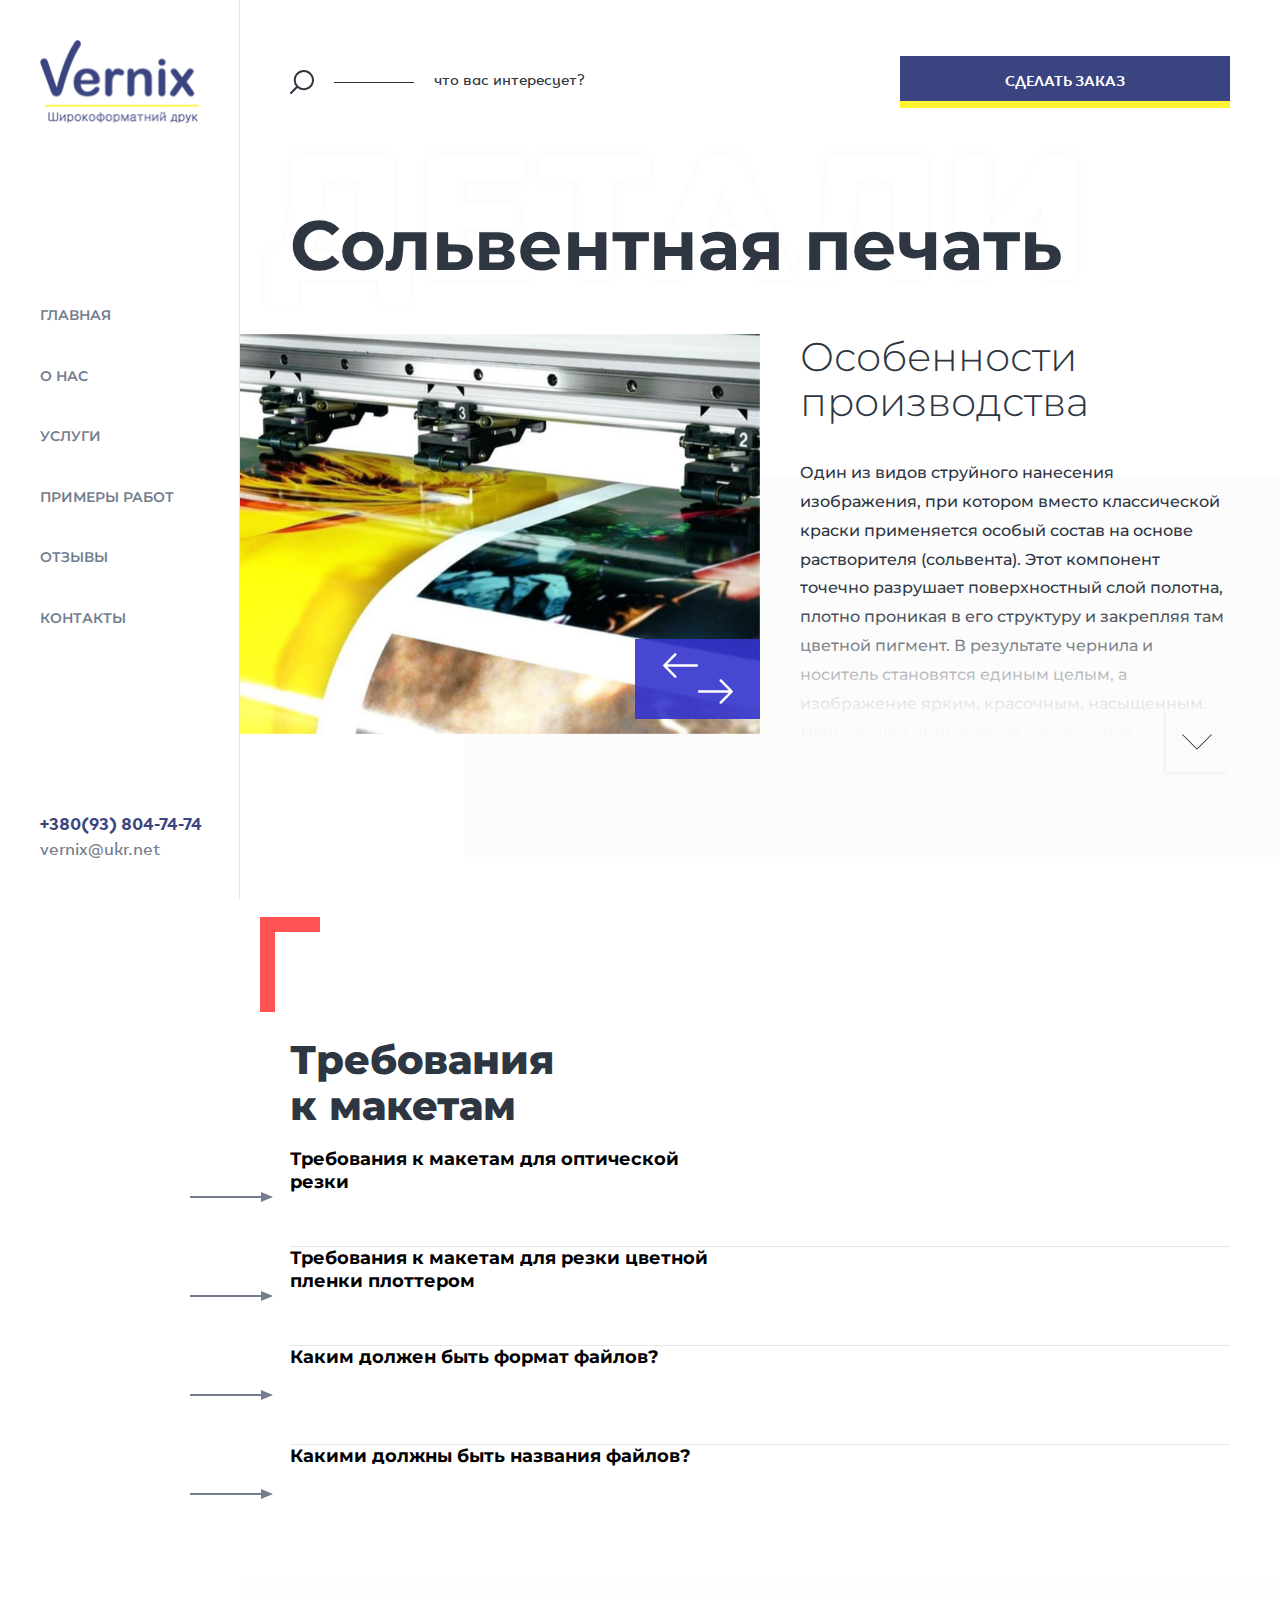
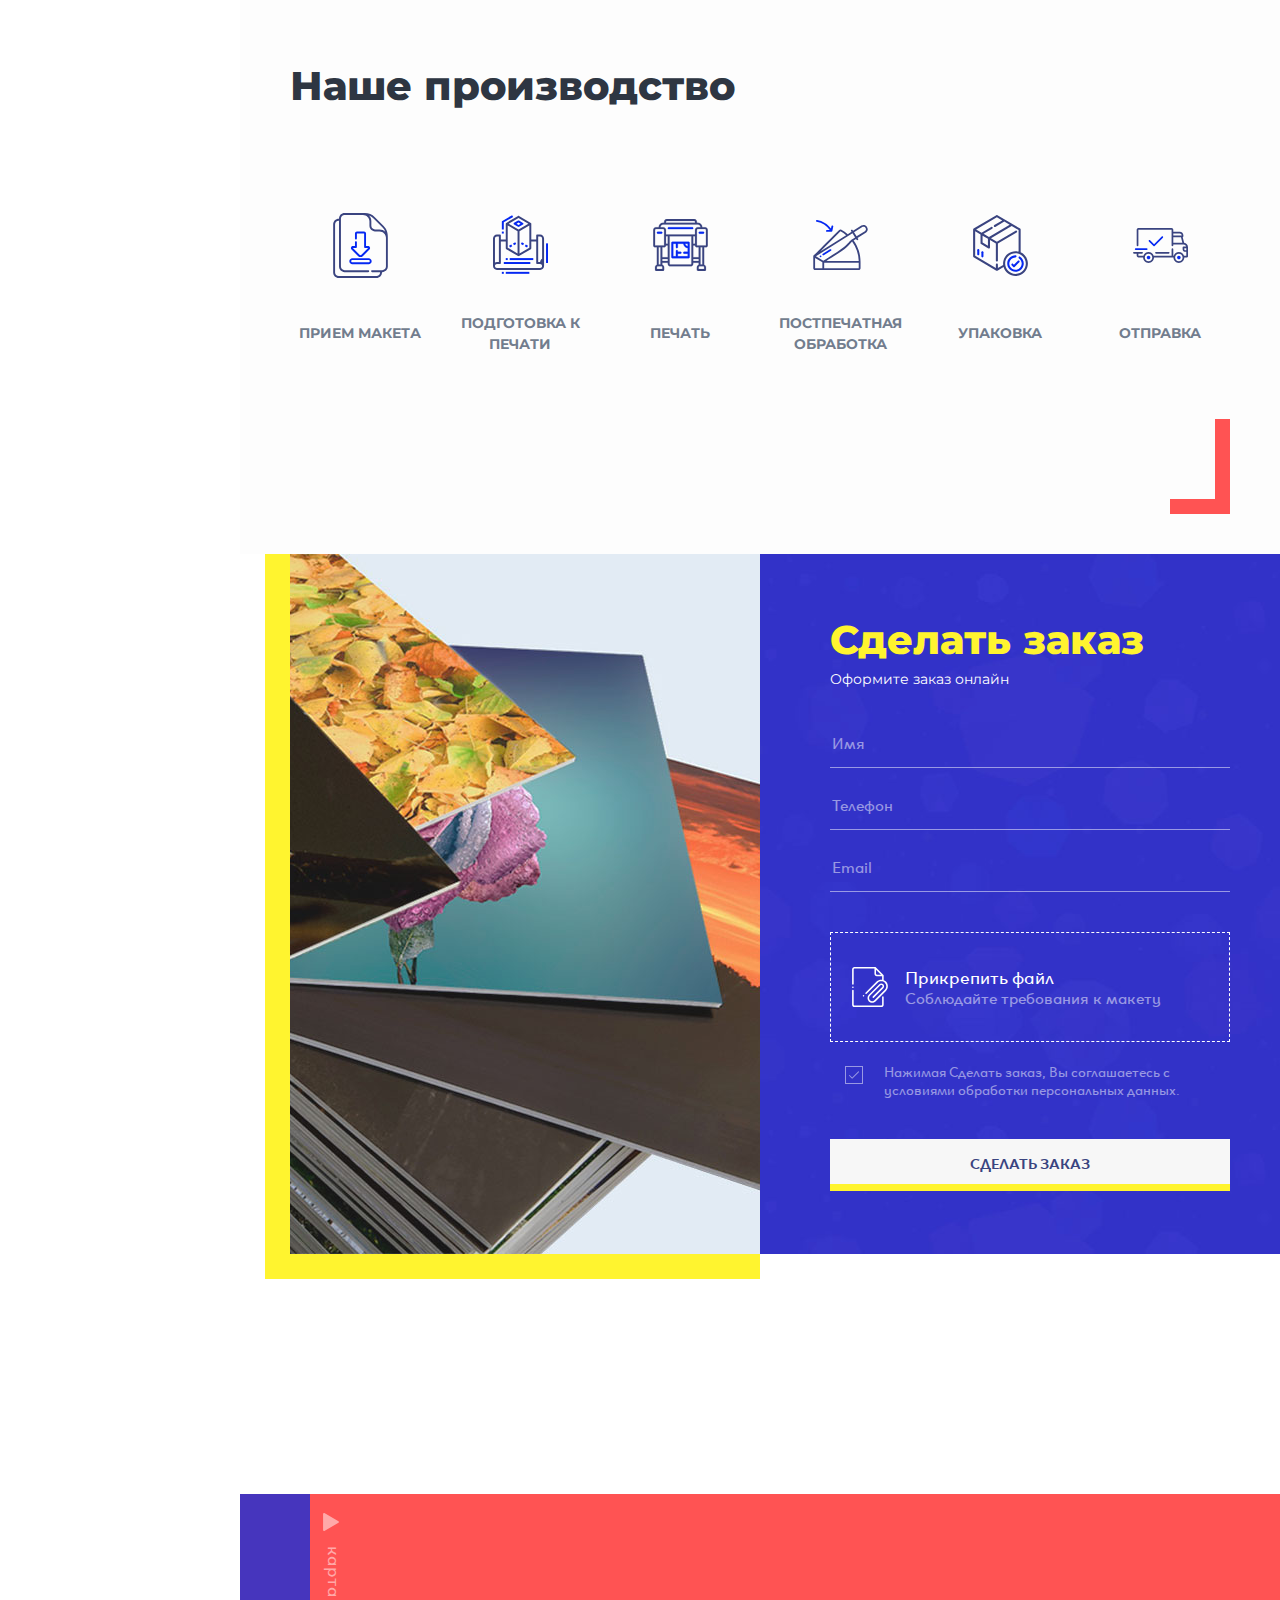
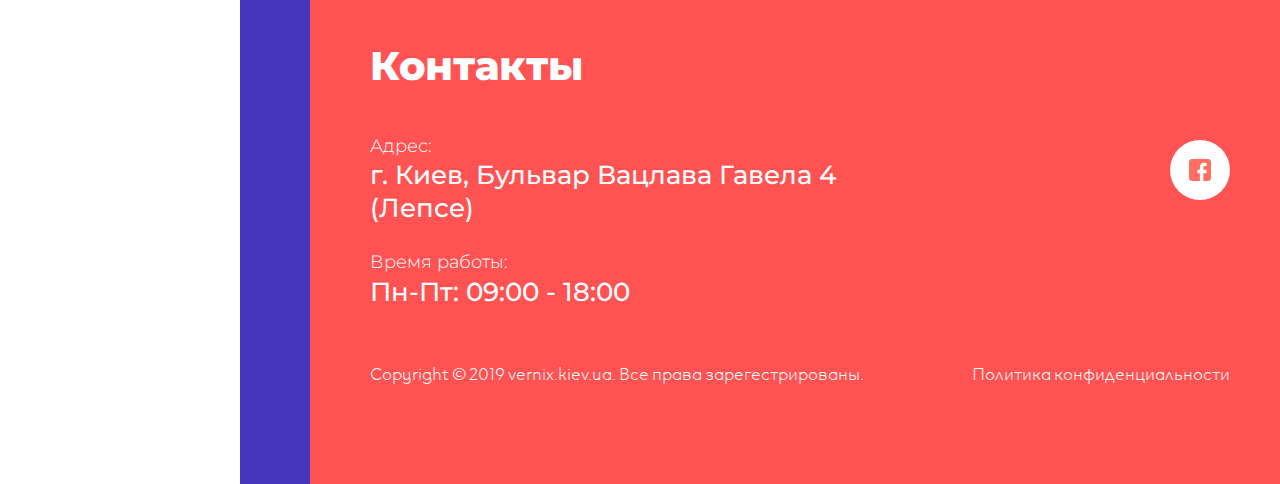
<file: service.html>
<!DOCTYPE html>
<html lang="ru">

<head>

	<meta charset="utf-8">
	<!-- <base href="/"> -->

	<title>service</title>
	<meta name="description" content="">

	<meta http-equiv="X-UA-Compatible" content="IE=edge">
	<meta name="viewport" content="width=device-width, initial-scale=1, maximum-scale=1">
	
	<!-- Template Basic Images Start -->
	<meta property="og:image" content="path/to/image.jpg">
	<link rel="icon" href="img/favicon/favicon.ico">
	<!-- Template Basic Images End -->
	
	<!-- Custom Browsers Color Start -->
	<meta name="theme-color" content="#000">
	<!-- Custom Browsers Color End -->

	<link rel="stylesheet" href="css/main.min.css">

</head>

<body>
	<header class="side">
		<div class="side-in">
			<div class="logo">
				<a href="#">
					<img src="img/logo.png" alt="">
				</a>
			</div>
			<div class="side-search">
				<form action="">
					<input type="search" placeholder="что вас интересует?">
					<input type="submit" value="">
				</form>
				<button type="button" class="side-search-toggle"><img src="img/search-dark.svg" alt=""></button>
			</div>
			<button type="button" class="side-toggle"><span></span></button>
			<div class="menu">
				<ul>
					<li>
						<a href="#">Главная</a>
					</li>
					<li>
						<a href="#">О нас</a>
					</li>
					<li>
						<a href="#">Услуги</a>
					</li>
					<li>
						<a href="#">Примеры работ</a>
					</li>
					<li>
						<a href="#">Отзывы</a>
					</li>
					<li>
						<a href="#">Контакты</a>
					</li>
				</ul>
			</div>
			<div class="side-contacts">
				<div class="side-contacts-tel">
					<a href="#">+380(93) 804-74-74</a>
				</div>
				<div class="side-contacts-email">
					<a href="#">vernix@ukr.net</a>
				</div>
			</div>
		</div>
	</header>
	<div class="content">
		<div class="panel">
			<div class="container">
				<div class="panel-in">
					<div class="search-in">
						<form action="">
							<input type="submit" value="">
							<input id="search" type="search">
							<label for="search">что вас интересует?</label>
						</form>
					</div>
					<a href="#" class="btn dark"><span>Сделать заказ</span></a>
				</div>
			</div>
		</div>
		<div class="service-title">
			<div class="container">
				<div class="title-custom">Детали</div>
				<h1>Сольвентная печать</h1>
			</div>
		</div>
		<div class="service-top">
			<div class="service-top-slider owl-carousel">
				<div class="item">
					<img src="img/service.jpg" alt="">
				</div>
				<div class="item">
					<img src="img/service.jpg" alt="">
				</div>
			</div>
			<div class="service-top-cont">
				<div class="container">
					<div class="service-top-cont-in">
						<div class="service-top-cont-title">Особенности<br> производства</div>
						<div class="service-top-cont-text">
							<p>Один из видов струйного нанесения изображения, при котором вместо классической краски применяется особый состав на основе растворителя (сольвента). Этот компонент точечно разрушает поверхностный слой полотна, плотно проникая в его структуру и закрепляя там цветной пигмент. В результате чернила и носитель становятся единым целым, а изображение ярким, красочным, насыщенным. Наибольшее применение сольвентная технология получила при изготовлении широкоформатной печати: баннеров, растяжек, ситилайтов, пленок для световых конструкций, пленок и баннеров, которые предназначаются для выставочных стендов и других объектов наружной и внутренней рекламы.</p>
						</div>
						<button type="button">
							<img src="img/down-arrow.svg" alt="">
						</button>
					</div>
				</div>
			</div>
		</div>
		<div class="requirements">
			<div class="container">
				<div class="requirements-in with-angle">
					<h2>Требования<br> к макетам</h2>
					<div class="requirements-list">
						<div class="requirements-item">
							<button type="button" class="requirements-item-title">Требования к макетам для оптической резки</button>
							<div class="requirements-item-cont">
								<div class="requirements-item-text">
									<p>1. Файлы макетов должны быть сохранены в следующих форматах: CDR («Corel Draw» версии до X13) – наиболее предпочтительно, EPS, AI («Adobe Illustrator» версии до CS5), PDF – нежелательно.</p>
									<p>2. Макет должен быть сделан в реальный размер. Все объекты, в том числе и текст, должны быть сделаны или переведены в кривые (Curves). Не допускается задание формы элементов толщиной обводки (кисти, Stroke), – она игнорируется и производится резка только по центральной линии. Все заливки, эффекты, растровые элементы так же игнорируются при резке. Все лишние объекты, не предназначенные для резки, должны быть удалены из макета.</p>
								</div>
								<div class="requirements-item-img">
									<img src="img/requirement.jpg" alt="">
								</div>
							</div>
						</div>
						<div class="requirements-item">
							<button type="button" class="requirements-item-title">Требования к макетам для резки цветной пленки плоттером</button>
							<div class="requirements-item-cont">
								<div class="requirements-item-text">
									<p>1. Файлы макетов должны быть сохранены в следующих форматах: CDR («Corel Draw» версии до X13) – наиболее предпочтительно, EPS, AI («Adobe Illustrator» версии до CS5), PDF – нежелательно.</p>
									<p>2. Макет должен быть сделан в реальный размер. Все объекты, в том числе и текст, должны быть сделаны или переведены в кривые (Curves). Не допускается задание формы элементов толщиной обводки (кисти, Stroke), – она игнорируется и производится резка только по центральной линии. Все заливки, эффекты, растровые элементы так же игнорируются при резке. Все лишние объекты, не предназначенные для резки, должны быть удалены из макета.</p>
								</div>
								<div class="requirements-item-img">
									<img src="img/requirement.jpg" alt="">
								</div>
							</div>
						</div>
						<div class="requirements-item">
							<button type="button" class="requirements-item-title">Каким должен быть формат файлов?</button>
							<div class="requirements-item-cont">
								<div class="requirements-item-text">
									<p>1. Файлы макетов должны быть сохранены в следующих форматах: CDR («Corel Draw» версии до X13) – наиболее предпочтительно, EPS, AI («Adobe Illustrator» версии до CS5), PDF – нежелательно.</p>
									<p>2. Макет должен быть сделан в реальный размер. Все объекты, в том числе и текст, должны быть сделаны или переведены в кривые (Curves). Не допускается задание формы элементов толщиной обводки (кисти, Stroke), – она игнорируется и производится резка только по центральной линии. Все заливки, эффекты, растровые элементы так же игнорируются при резке. Все лишние объекты, не предназначенные для резки, должны быть удалены из макета.</p>
								</div>
								<div class="requirements-item-img">
									<img src="img/requirement.jpg" alt="">
								</div>
							</div>
						</div>
						<div class="requirements-item">
							<button type="button" class="requirements-item-title">Какими должны быть названия файлов?</button>
							<div class="requirements-item-cont">
								<div class="requirements-item-text">
									<p>1. Файлы макетов должны быть сохранены в следующих форматах: CDR («Corel Draw» версии до X13) – наиболее предпочтительно, EPS, AI («Adobe Illustrator» версии до CS5), PDF – нежелательно.</p>
									<p>2. Макет должен быть сделан в реальный размер. Все объекты, в том числе и текст, должны быть сделаны или переведены в кривые (Curves). Не допускается задание формы элементов толщиной обводки (кисти, Stroke), – она игнорируется и производится резка только по центральной линии. Все заливки, эффекты, растровые элементы так же игнорируются при резке. Все лишние объекты, не предназначенные для резки, должны быть удалены из макета.</p>
								</div>
								<div class="requirements-item-img">
									<img src="img/requirement.jpg" alt="">
								</div>
							</div>
						</div>
					</div>
				</div>
			</div>
			<div class="drop">
				<img src="img/drop-blue.png" alt="">
			</div>
		</div>
		<section class="production">
			<div class="container">
				<div class="production-in with-angle">
					<h2>Наше производство</h2>
					<div class="row production-list">
						<div class="col-lg-2 col-sm-4 col-6 col-xs-6">
							<div class="production-item">
								<div class="production-item-icon">
									<img src="img/production1.svg" alt="">
								</div>
								<div class="production-item-title">Прием макета</div>
							</div>
						</div>
						<div class="col-lg-2 col-sm-4 col-6 col-xs-6">
							<div class="production-item">
								<div class="production-item-icon">
									<img src="img/production2.svg" alt="">
								</div>
								<div class="production-item-title">Подготовка к печати</div>
							</div>
						</div>
						<div class="col-lg-2 col-sm-4 col-6 col-xs-6">
							<div class="production-item">
								<div class="production-item-icon">
									<img src="img/production3.svg" alt="">
								</div>
								<div class="production-item-title">Печать</div>
							</div>
						</div>
						<div class="col-lg-2 col-sm-4 col-6 col-xs-6">
							<div class="production-item">
								<div class="production-item-icon">
									<img src="img/production4.svg" alt="">
								</div>
								<div class="production-item-title">Постпечатная обработка</div>
							</div>
						</div>
						<div class="col-lg-2 col-sm-4 col-6 col-xs-6">
							<div class="production-item">
								<div class="production-item-icon">
									<img src="img/production5.svg" alt="">
								</div>
								<div class="production-item-title">Упаковка</div>
							</div>
						</div>
						<div class="col-lg-2 col-sm-4 col-6 col-xs-6">
							<div class="production-item">
								<div class="production-item-icon">
									<img src="img/production6.svg" alt="">
								</div>
								<div class="production-item-title">Отправка</div>
							</div>
						</div>
					</div>
				</div>
			</div>
			<div class="drop">
				<img src="img/drop-yellow.png" alt="">
			</div>
		</section>
		<section class="form right in">
			<div class="container">
				<div class="form-in">
					<div class="form-cont">
						<h2>Сделать заказ</h2>
						<div class="subtitle">Оформите заказ онлайн</div>
						<form action="">
							<input type="text" placeholder="Имя">
							<input type="tel" placeholder="Телефон">
							<input type="email" placeholder="Email">
							<div class="form-file">
								<input id="file" type="file">
								<label for="file">Прикрепить файл <span>Соблюдайте требования к макету</span></label>
							</div>
							<div class="form-check">
								<input id="check2" type="checkbox" checked>
								<label for="check2">Нажимая Сделать заказ, Вы соглашаетесь с условиями обработки персональных данных.</label>
							</div>
							<button type="submit" class="btn"><span>Сделать заказ</span></button>
						</form>
					</div>
					<div class="form-img">
						<img src="img/order.jpg" alt="">
					</div>
				</div>
			</div>
		</section>
		<footer class="contacts in">
			<div class="contacts-wrapper">
				<div class="container">
					<div class="contacts-in">
						<div class="contacts-map">
							<div class="contacts-map-in">
								<iframe src="https://www.google.com/maps/embed?pb=!1m18!1m12!1m3!1d2540.6225450343445!2d30.423230415973585!3d50.448130979474996!2m3!1f0!2f0!3f0!3m2!1i1024!2i768!4f13.1!3m3!1m2!1s0x40d4cc3e1ec31779%3A0xdb73f12f10d9e4c6!2sVatslava%20Havela%20Boulevard%2C%204%2C%20Kyiv%2C%2002000!5e0!3m2!1sen!2sua!4v1573482323869!5m2!1sen!2sua" width="600" height="450" frameborder="0" style="border:0;" allowfullscreen=""></iframe>
							</div>
							<div class="contacts-map-open">
								<button type="button">карта</button>
							</div>
						</div>
						<h2>Контакты</h2>
						<div class="contacts-cont">
							<div class="contacts-list">
								<div class="contacts-item">
									<div class="contacts-item-title">Адрес:</div>
									<div class="contacts-item-cont">г. Киев, Бульвар Вацлава Гавела 4<br> (Лепсе)</div>
								</div>
								<div class="contacts-item">
									<div class="contacts-item-title">Время работы:</div>
									<div class="contacts-item-cont">Пн-Пт: 09:00 - 18:00</div>
								</div>
							</div>
							<div class="contacts-socials">
								<a href="#">
									<img src="img/facebook.svg" alt="">
								</a>
							</div>
						</div>
						<div class="copyright">
							<div>Copyright © 2019 <a href="#">vernix.kiev.ua</a>. Все права зарегестрированы.</div>
							<div>
								<a href="#">Политика конфиденциальности</a>
							</div>
						</div>
					</div>
				</div>
			</div>
		</footer>
	</div>

	<script src="js/scripts.min.js"></script>

</body>
</html>
</file>
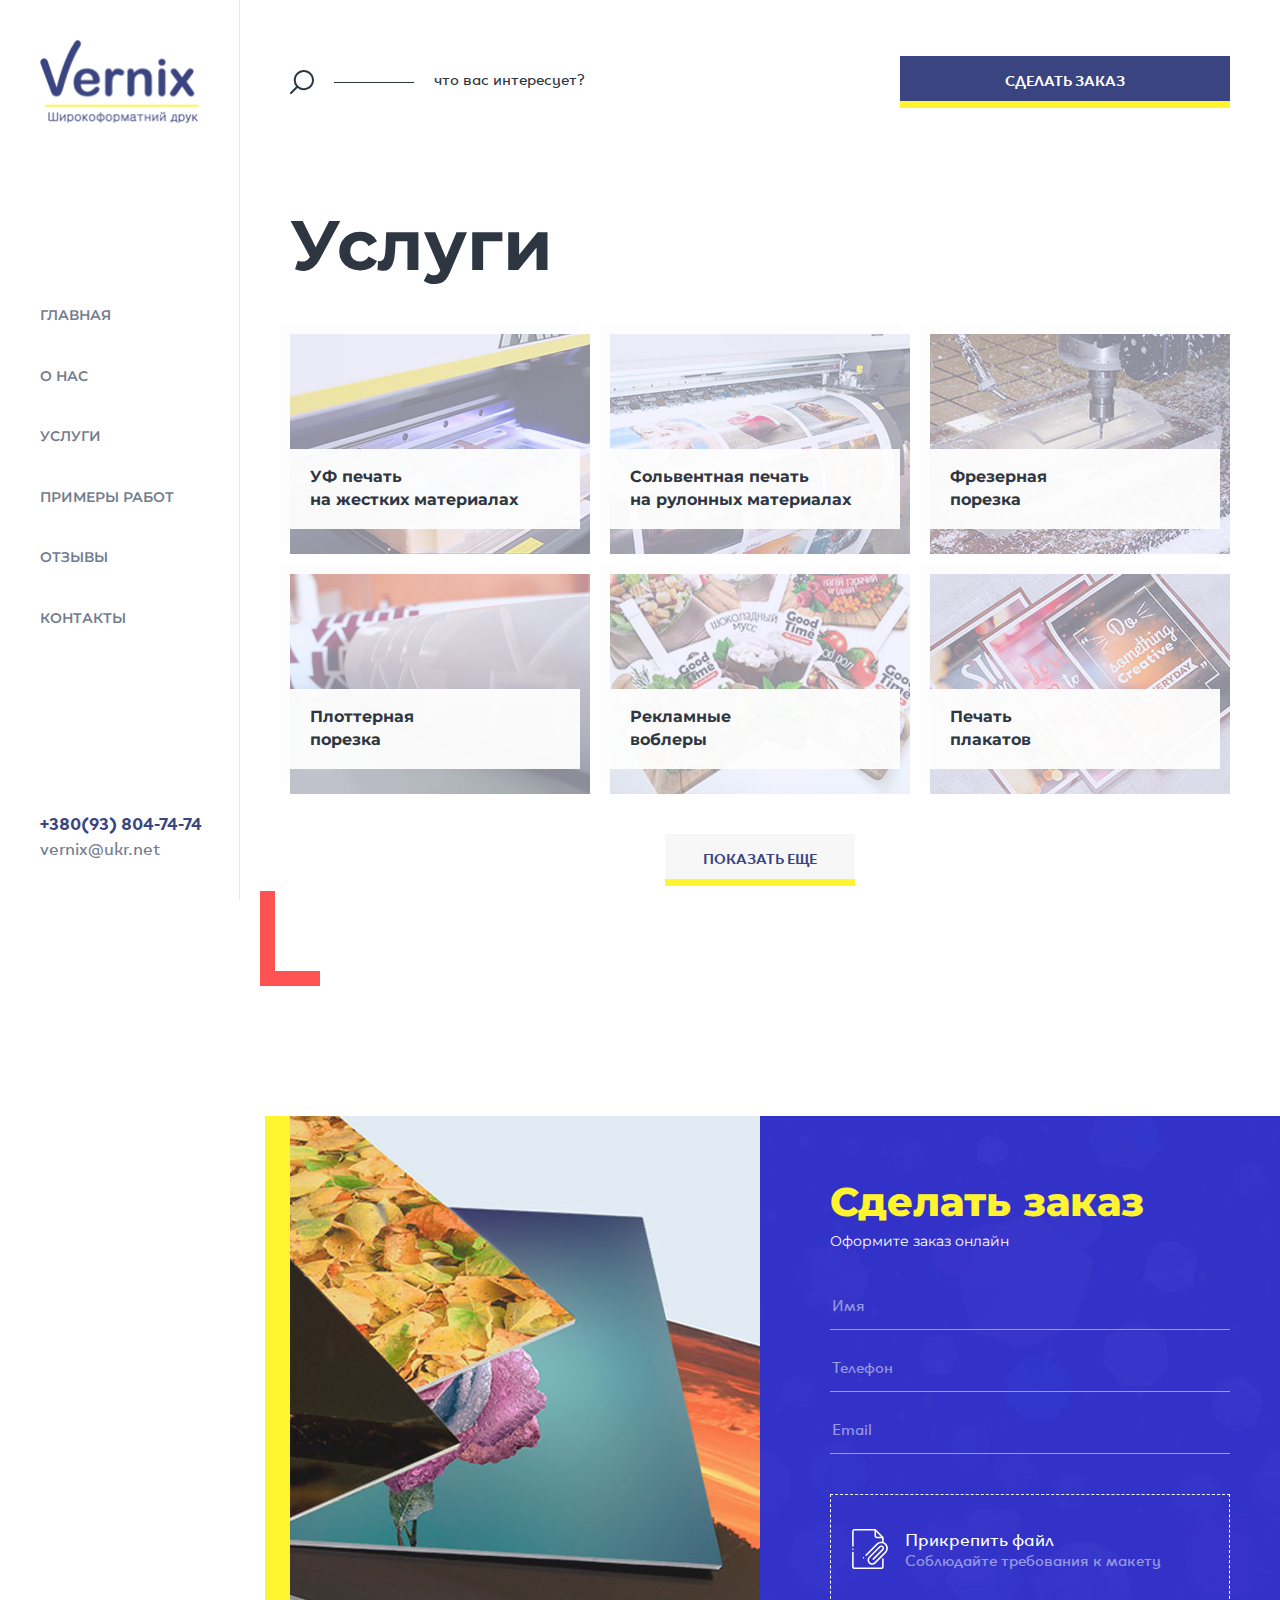
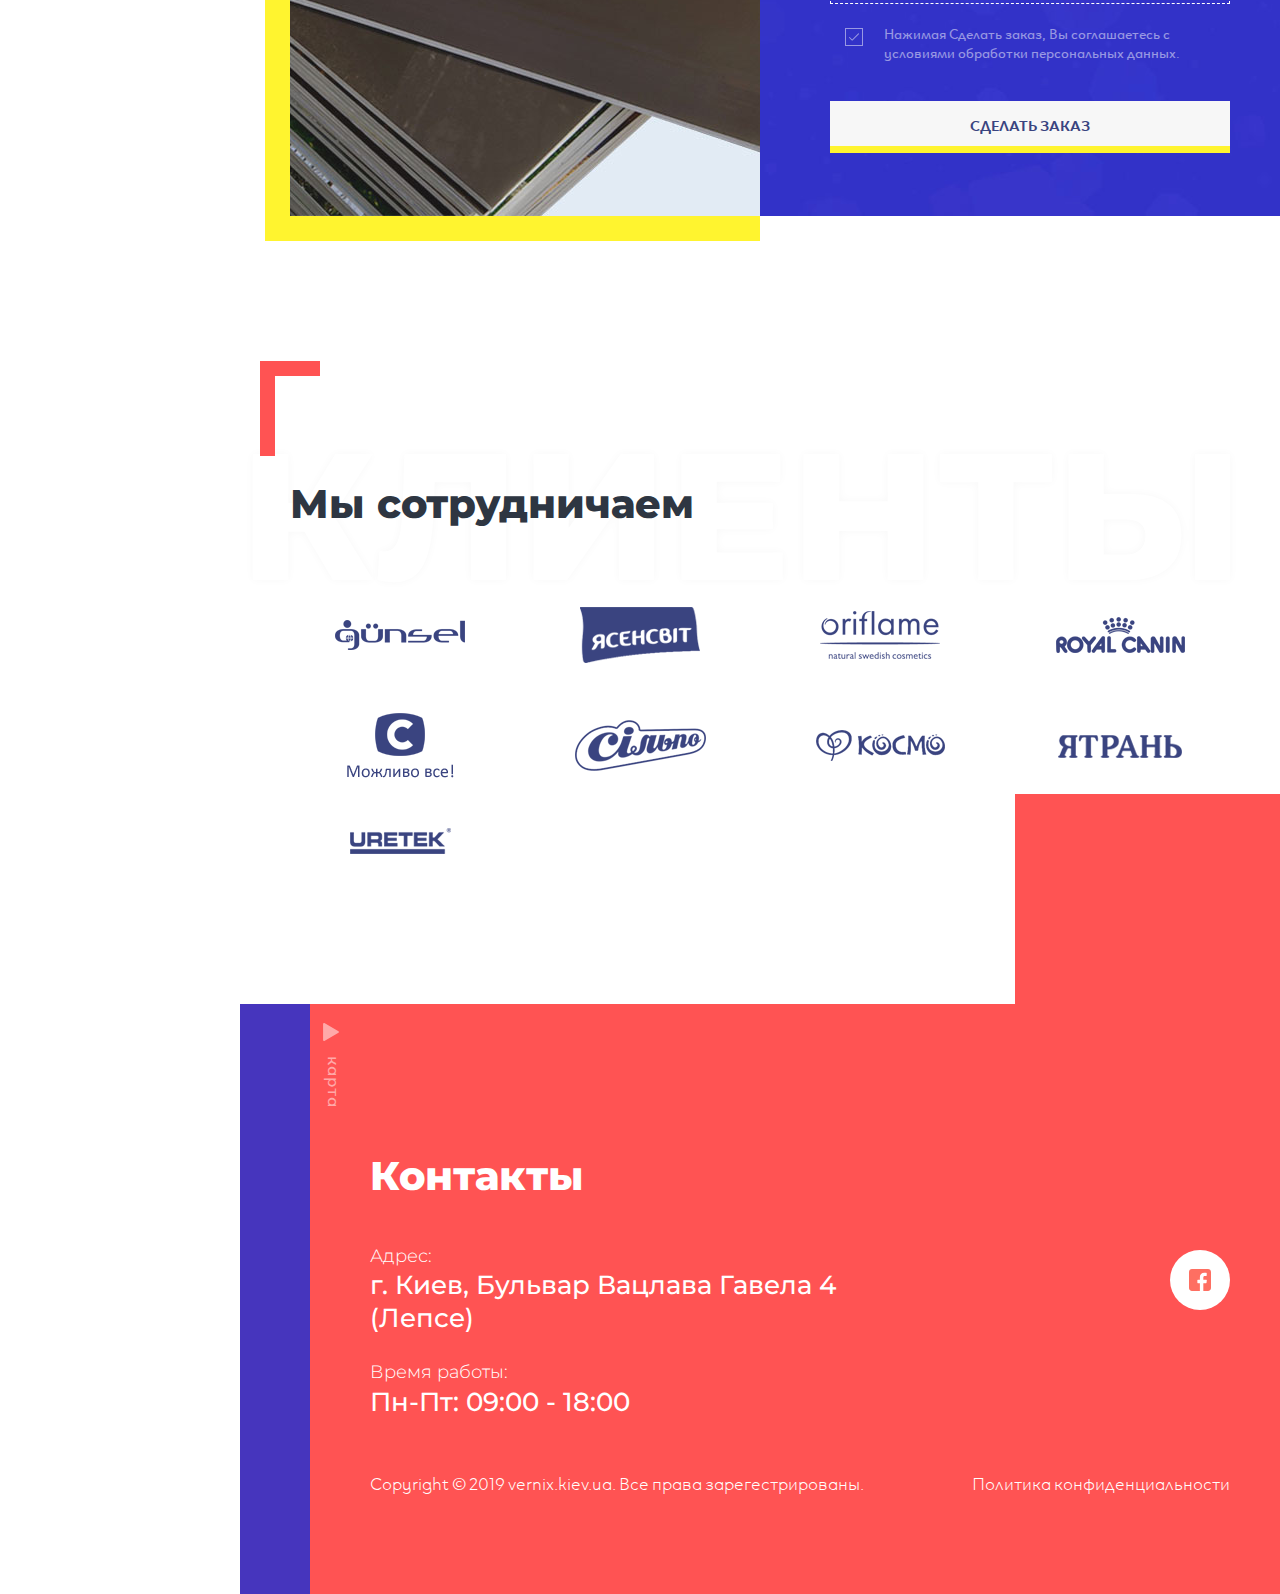
<file: services.html>
<!DOCTYPE html>
<html lang="ru">

<head>

	<meta charset="utf-8">
	<!-- <base href="/"> -->

	<title>services</title>
	<meta name="description" content="">

	<meta http-equiv="X-UA-Compatible" content="IE=edge">
	<meta name="viewport" content="width=device-width, initial-scale=1, maximum-scale=1">
	
	<!-- Template Basic Images Start -->
	<meta property="og:image" content="path/to/image.jpg">
	<link rel="icon" href="img/favicon/favicon.ico">
	<!-- Template Basic Images End -->
	
	<!-- Custom Browsers Color Start -->
	<meta name="theme-color" content="#000">
	<!-- Custom Browsers Color End -->

	<link rel="stylesheet" href="css/main.min.css">

</head>

<body>
	<header class="side">
		<div class="side-in">
			<div class="logo">
				<a href="#">
					<img src="img/logo.png" alt="">
				</a>
			</div>
			<div class="side-search">
				<form action="">
					<input type="search" placeholder="что вас интересует?">
					<input type="submit" value="">
				</form>
				<button type="button" class="side-search-toggle"><img src="img/search-dark.svg" alt=""></button>
			</div>
			<button type="button" class="side-toggle"><span></span></button>
			<div class="menu">
				<ul>
					<li>
						<a href="#">Главная</a>
					</li>
					<li>
						<a href="#">О нас</a>
					</li>
					<li>
						<a href="#">Услуги</a>
					</li>
					<li>
						<a href="#">Примеры работ</a>
					</li>
					<li>
						<a href="#">Отзывы</a>
					</li>
					<li>
						<a href="#">Контакты</a>
					</li>
				</ul>
			</div>
			<div class="side-contacts">
				<div class="side-contacts-tel">
					<a href="#">+380(93) 804-74-74</a>
				</div>
				<div class="side-contacts-email">
					<a href="#">vernix@ukr.net</a>
				</div>
			</div>
		</div>
	</header>
	<div class="content">
		<div class="panel">
			<div class="container">
				<div class="panel-in">
					<div class="search-in">
						<form action="">
							<input type="submit" value="">
							<input id="search" type="search">
							<label for="search">что вас интересует?</label>
						</form>
					</div>
					<a href="#" class="btn dark"><span>Сделать заказ</span></a>
				</div>
			</div>
		</div>
		<div class="service-title">
			<div class="container">
				<h1>Услуги</h1>
			</div>
		</div>
		<section class="services">
			<div class="container">
				<div class="services-in with-angle">
					<div class="row">
						<div class="col-lg-4 col-6">
							<div class="services-item">
								<div class="services-item-img">
									<a href="#">
										<img src="img/service1.jpg" alt="">
									</a>
								</div>
								<div class="services-item-title">
									<a href="#">УФ печать<br> на жестких материалах</a>
								</div>
							</div>
						</div>
						<div class="col-lg-4 col-6">
							<div class="services-item">
								<div class="services-item-img">
									<a href="#">
										<img src="img/service2.jpg" alt="">
									</a>
								</div>
								<div class="services-item-title">
									<a href="#">Сольвентная печать<br> на рулонных материалах</a>
								</div>
							</div>
						</div>
						<div class="col-lg-4 col-6">
							<div class="services-item">
								<div class="services-item-img">
									<a href="#">
										<img src="img/service3.jpg" alt="">
									</a>
								</div>
								<div class="services-item-title">
									<a href="#">Фрезерная<br> порезка</a>
								</div>
							</div>
						</div>
						<div class="col-lg-4 col-6">
							<div class="services-item">
								<div class="services-item-img">
									<a href="#">
										<img src="img/service4.jpg" alt="">
									</a>
								</div>
								<div class="services-item-title">
									<a href="#">Плоттерная<br> порезка</a>
								</div>
							</div>
						</div>
						<div class="col-lg-4 col-6">
							<div class="services-item">
								<div class="services-item-img">
									<a href="#">
										<img src="img/service5.jpg" alt="">
									</a>
								</div>
								<div class="services-item-title">
									<a href="#">Рекламные<br> воблеры</a>
								</div>
							</div>
						</div>
						<div class="col-lg-4 col-6">
							<div class="services-item">
								<div class="services-item-img">
									<a href="#">
										<img src="img/service6.jpg" alt="">
									</a>
								</div>
								<div class="services-item-title">
									<a href="#">Печать<br> плакатов</a>
								</div>
							</div>
						</div>
					</div>
					<div class="btn-wrap">
						<button type="button" class="btn">
							<span>Показать еще</span>
						</button>
					</div>
				</div>
			</div>
			<div class="drop">
				<img src="img/drop-blue.png" alt="">
			</div>
		</section>
		<section class="form right">
			<div class="container">
				<div class="form-in">
					<div class="form-cont">
						<h2>Сделать заказ</h2>
						<div class="subtitle">Оформите заказ онлайн</div>
						<form action="">
							<input type="text" placeholder="Имя">
							<input type="tel" placeholder="Телефон">
							<input type="email" placeholder="Email">
							<div class="form-file">
								<input id="file" type="file">
								<label for="file">Прикрепить файл <span>Соблюдайте требования к макету</span></label>
							</div>
							<div class="form-check">
								<input id="check2" type="checkbox" checked>
								<label for="check2">Нажимая Сделать заказ, Вы соглашаетесь с условиями обработки персональных данных.</label>
							</div>
							<button type="submit" class="btn"><span>Сделать заказ</span></button>
						</form>
					</div>
					<div class="form-img">
						<img src="img/order.jpg" alt="">
					</div>
				</div>
			</div>
			<div class="drop">
				<img src="img/drop-red.png" alt="">
			</div>
		</section>
		<section class="clients">
			<div class="container">
				<div class="clients-in with-angle">
					<div class="title-custom">Клиенты</div>
					<h2>Мы сотрудничаем</h2>
					<div class="row clients-list">
						<div class="col-xl-2 col-sm-3 col-4">
							<div class="clients-item">
								<a href="#">
									<img src="img/client1.png" alt="">
								</a>
							</div>
						</div>
						<div class="col-xl-2 col-sm-3 col-4">
							<div class="clients-item">
								<a href="#">
									<img src="img/client2.png" alt="">
								</a>
							</div>
						</div>
						<div class="col-xl-2 col-sm-3 col-4">
							<div class="clients-item">
								<a href="#">
									<img src="img/client3.png" alt="">
								</a>
							</div>
						</div>
						<div class="col-xl-2 col-sm-3 col-4">
							<div class="clients-item">
								<a href="#">
									<img src="img/client4.png" alt="">
								</a>
							</div>
						</div>
						<div class="col-xl-2 col-sm-3 col-4">
							<div class="clients-item">
								<a href="#">
									<img src="img/client5.png" alt="">
								</a>
							</div>
						</div>
						<div class="col-xl-2 col-sm-3 col-4">
							<div class="clients-item">
								<a href="#">
									<img src="img/client6.png" alt="">
								</a>
							</div>
						</div>
						<div class="col-xl-2 col-sm-3 col-4">
							<div class="clients-item">
								<a href="#">
									<img src="img/client7.png" alt="">
								</a>
							</div>
						</div>
						<div class="col-xl-2 col-sm-3 col-4">
							<div class="clients-item">
								<a href="#">
									<img src="img/client8.png" alt="">
								</a>
							</div>
						</div>
						<div class="col-xl-2 col-sm-3 col-4">
							<div class="clients-item">
								<a href="#">
									<img src="img/client9.png" alt="">
								</a>
							</div>
						</div>
					</div>
				</div>
			</div>
		</section>
		<footer class="contacts">
			<div class="contacts-wrapper">
				<div class="container">
					<div class="contacts-in">
						<div class="contacts-map">
							<div class="contacts-map-in">
								<iframe src="https://www.google.com/maps/embed?pb=!1m18!1m12!1m3!1d2540.6225450343445!2d30.423230415973585!3d50.448130979474996!2m3!1f0!2f0!3f0!3m2!1i1024!2i768!4f13.1!3m3!1m2!1s0x40d4cc3e1ec31779%3A0xdb73f12f10d9e4c6!2sVatslava%20Havela%20Boulevard%2C%204%2C%20Kyiv%2C%2002000!5e0!3m2!1sen!2sua!4v1573482323869!5m2!1sen!2sua" width="600" height="450" frameborder="0" style="border:0;" allowfullscreen=""></iframe>
							</div>
							<div class="contacts-map-open">
								<button type="button">карта</button>
							</div>
						</div>
						<h2>Контакты</h2>
						<div class="contacts-cont">
							<div class="contacts-list">
								<div class="contacts-item">
									<div class="contacts-item-title">Адрес:</div>
									<div class="contacts-item-cont">г. Киев, Бульвар Вацлава Гавела 4<br> (Лепсе)</div>
								</div>
								<div class="contacts-item">
									<div class="contacts-item-title">Время работы:</div>
									<div class="contacts-item-cont">Пн-Пт: 09:00 - 18:00</div>
								</div>
							</div>
							<div class="contacts-socials">
								<a href="#">
									<img src="img/facebook.svg" alt="">
								</a>
							</div>
						</div>
						<div class="copyright">
							<div>Copyright © 2019 <a href="#">vernix.kiev.ua</a>. Все права зарегестрированы.</div>
							<div>
								<a href="#">Политика конфиденциальности</a>
							</div>
						</div>
					</div>
				</div>
			</div>
		</footer>
	</div>

	<script src="js/scripts.min.js"></script>

</body>
</html>
</file>
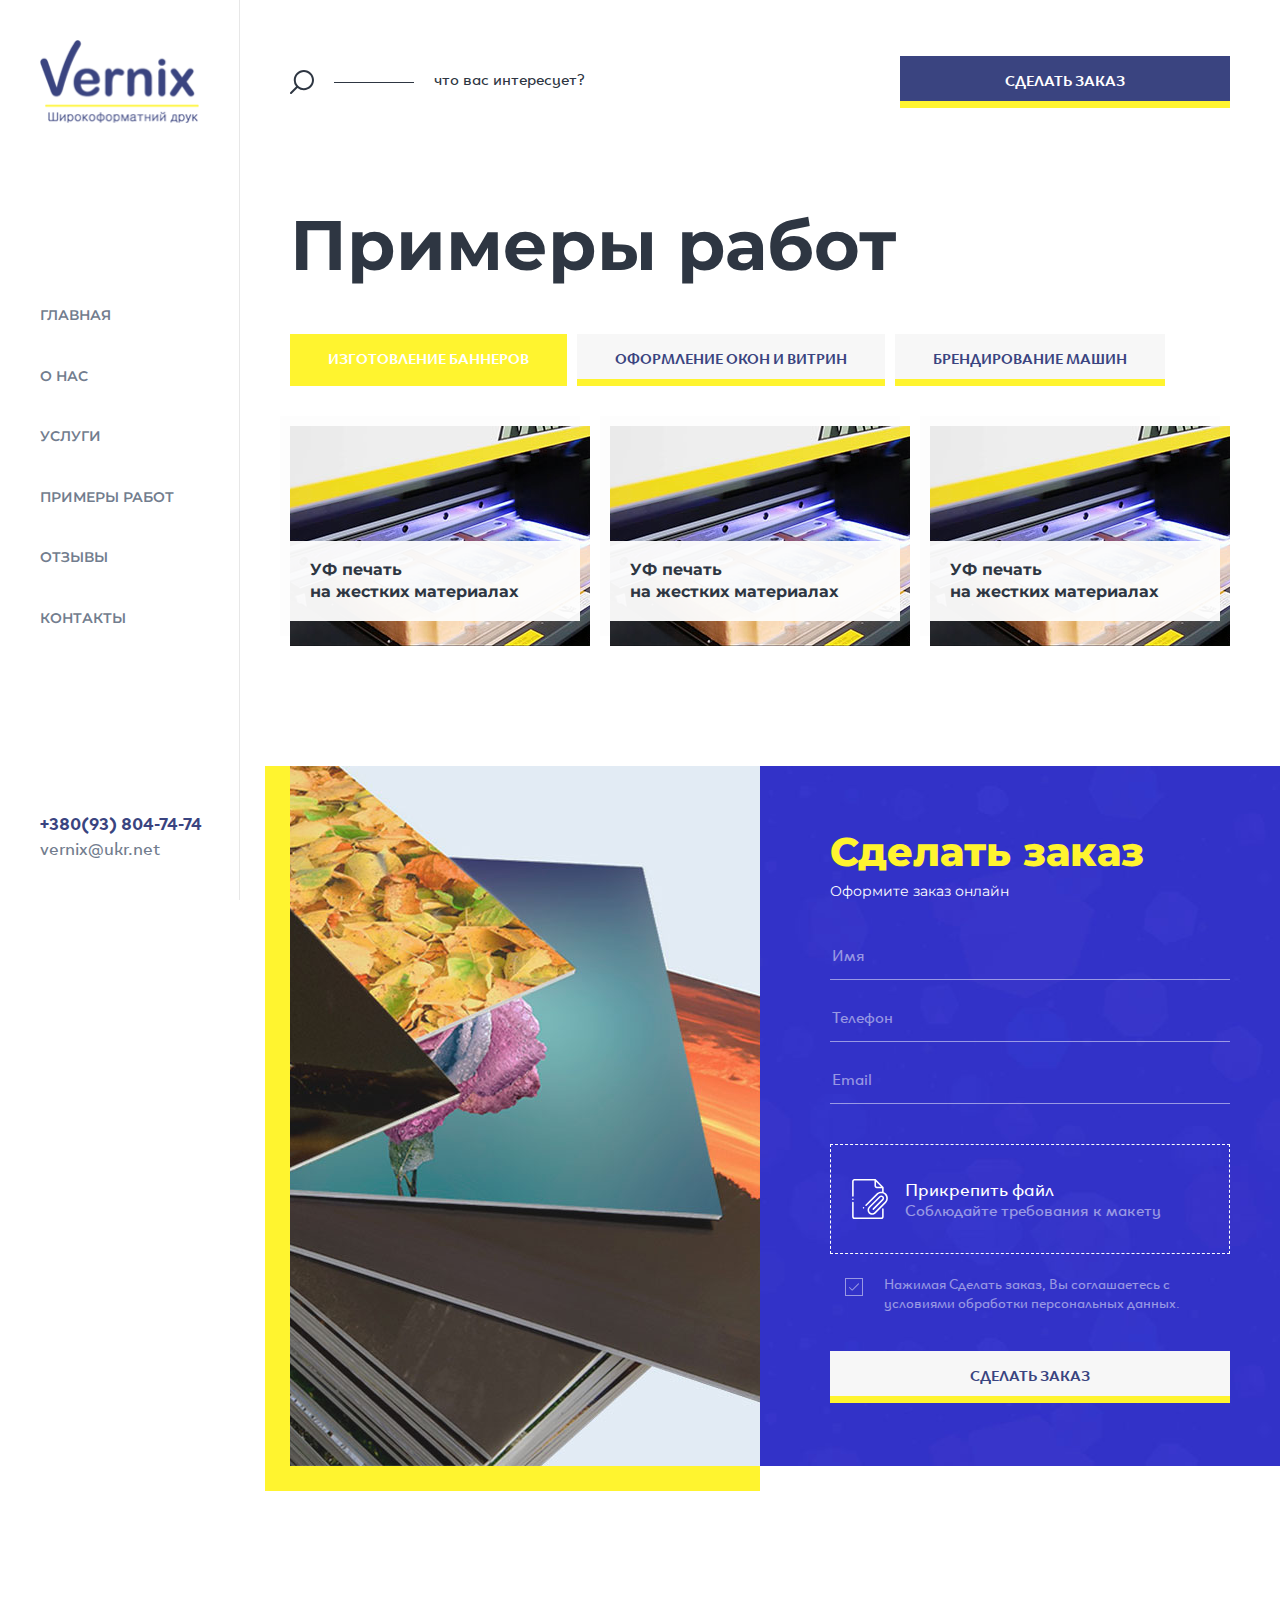
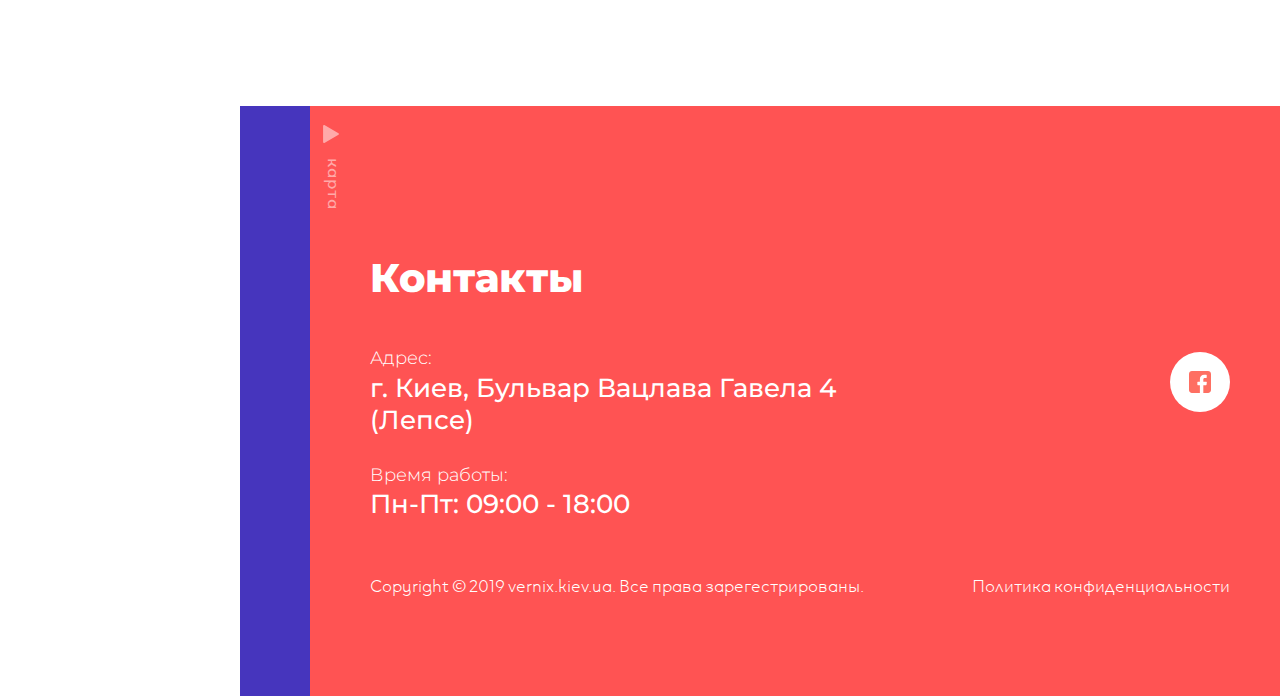
<file: works.html>
<!DOCTYPE html>
<html lang="ru">

<head>

	<meta charset="utf-8">
	<!-- <base href="/"> -->

	<title>works</title>
	<meta name="description" content="">

	<meta http-equiv="X-UA-Compatible" content="IE=edge">
	<meta name="viewport" content="width=device-width, initial-scale=1, maximum-scale=1">
	
	<!-- Template Basic Images Start -->
	<meta property="og:image" content="path/to/image.jpg">
	<link rel="icon" href="img/favicon/favicon.ico">
	<!-- Template Basic Images End -->
	
	<!-- Custom Browsers Color Start -->
	<meta name="theme-color" content="#000">
	<!-- Custom Browsers Color End -->

	<link rel="stylesheet" href="css/main.min.css">

</head>

<body>
	<header class="side">
		<div class="side-in">
			<div class="logo">
				<a href="#">
					<img src="img/logo.png" alt="">
				</a>
			</div>
			<div class="side-search">
				<form action="">
					<input type="search" placeholder="что вас интересует?">
					<input type="submit" value="">
				</form>
				<button type="button" class="side-search-toggle"><img src="img/search-dark.svg" alt=""></button>
			</div>
			<button type="button" class="side-toggle"><span></span></button>
			<div class="menu">
				<ul>
					<li>
						<a href="#">Главная</a>
					</li>
					<li>
						<a href="#">О нас</a>
					</li>
					<li>
						<a href="#">Услуги</a>
					</li>
					<li>
						<a href="#">Примеры работ</a>
					</li>
					<li>
						<a href="#">Отзывы</a>
					</li>
					<li>
						<a href="#">Контакты</a>
					</li>
				</ul>
			</div>
			<div class="side-contacts">
				<div class="side-contacts-tel">
					<a href="#">+380(93) 804-74-74</a>
				</div>
				<div class="side-contacts-email">
					<a href="#">vernix@ukr.net</a>
				</div>
			</div>
		</div>
	</header>
	<div class="content">
		<div class="panel">
			<div class="container">
				<div class="panel-in">
					<div class="search-in">
						<form action="">
							<input type="submit" value="">
							<input id="search" type="search">
							<label for="search">что вас интересует?</label>
						</form>
					</div>
					<a href="#" class="btn dark"><span>Сделать заказ</span></a>
				</div>
			</div>
		</div>
		<div class="service-title">
			<div class="container">
				<h1>Примеры работ</h1>
			</div>
		</div>
		<div class="works">
			<div class="container">
				<div class="tabs">
					<div class="tabs-nav">
						<button type="button" class="tabs-nav-item btn"><span>Изготовление баннеров</span></button>
						<button type="button" class="tabs-nav-item btn"><span>Оформление окон и витрин</span></button>
						<button type="button" class="tabs-nav-item btn"><span>Брендирование машин</span></button>
					</div>
					<div class="tabs-cont">
						<div class="tabs-cont-item">
							<div class="row">
								<div class="col-lg-4 col-6">
									<div data-target="work" class="services-item modal-open">
										<div class="services-item-img">
											<img src="img/service1.jpg" alt="">
										</div>
										<div class="services-item-title">УФ печать<br> на жестких материалах</div>
									</div>
								</div>
								<div class="col-lg-4 col-6">
									<div data-target="work" class="services-item modal-open">
										<div class="services-item-img">
											<img src="img/service1.jpg" alt="">
										</div>
										<div class="services-item-title">УФ печать<br> на жестких материалах</div>
									</div>
								</div>
								<div class="col-lg-4 col-6">
									<div data-target="work" class="services-item modal-open">
										<div class="services-item-img">
											<img src="img/service1.jpg" alt="">
										</div>
										<div class="services-item-title">УФ печать<br> на жестких материалах</div>
									</div>
								</div>
							</div>
						</div>
						<div class="tabs-cont-item">
							<div class="row">
								<div class="col-lg-4 col-6">
									<div data-target="work" class="services-item modal-open">
										<div class="services-item-img">
											<img src="img/service1.jpg" alt="">
										</div>
										<div class="services-item-title">УФ печать<br> на жестких материалах</div>
									</div>
								</div>
								<div class="col-lg-4 col-6">
									<div data-target="work" class="services-item modal-open">
										<div class="services-item-img">
											<img src="img/service1.jpg" alt="">
										</div>
										<div class="services-item-title">УФ печать<br> на жестких материалах</div>
									</div>
								</div>
							</div>
						</div>
						<div class="tabs-cont-item">
							<div class="row">
								<div class="col-lg-4 col-6">
									<div data-target="work" class="services-item modal-open">
										<div class="services-item-img">
											<img src="img/service1.jpg" alt="">
										</div>
										<div class="services-item-title">УФ печать<br> на жестких материалах</div>
									</div>
								</div>
							</div>
						</div>
					</div>
				</div>
			</div>
		</div>
		<section class="form right in">
			<div class="container">
				<div class="form-in">
					<div class="form-cont">
						<h2>Сделать заказ</h2>
						<div class="subtitle">Оформите заказ онлайн</div>
						<form action="">
							<input type="text" placeholder="Имя">
							<input type="tel" placeholder="Телефон">
							<input type="email" placeholder="Email">
							<div class="form-file">
								<input id="file" type="file">
								<label for="file">Прикрепить файл <span>Соблюдайте требования к макету</span></label>
							</div>
							<div class="form-check">
								<input id="check2" type="checkbox" checked>
								<label for="check2">Нажимая Сделать заказ, Вы соглашаетесь с условиями обработки персональных данных.</label>
							</div>
							<button type="submit" class="btn"><span>Сделать заказ</span></button>
						</form>
					</div>
					<div class="form-img">
						<img src="img/order.jpg" alt="">
					</div>
				</div>
			</div>
		</section>
		<footer class="contacts in">
			<div class="contacts-wrapper">
				<div class="container">
					<div class="contacts-in">
						<div class="contacts-map">
							<div class="contacts-map-in">
								<iframe src="https://www.google.com/maps/embed?pb=!1m18!1m12!1m3!1d2540.6225450343445!2d30.423230415973585!3d50.448130979474996!2m3!1f0!2f0!3f0!3m2!1i1024!2i768!4f13.1!3m3!1m2!1s0x40d4cc3e1ec31779%3A0xdb73f12f10d9e4c6!2sVatslava%20Havela%20Boulevard%2C%204%2C%20Kyiv%2C%2002000!5e0!3m2!1sen!2sua!4v1573482323869!5m2!1sen!2sua" width="600" height="450" frameborder="0" style="border:0;" allowfullscreen=""></iframe>
							</div>
							<div class="contacts-map-open">
								<button type="button">карта</button>
							</div>
						</div>
						<h2>Контакты</h2>
						<div class="contacts-cont">
							<div class="contacts-list">
								<div class="contacts-item">
									<div class="contacts-item-title">Адрес:</div>
									<div class="contacts-item-cont">г. Киев, Бульвар Вацлава Гавела 4<br> (Лепсе)</div>
								</div>
								<div class="contacts-item">
									<div class="contacts-item-title">Время работы:</div>
									<div class="contacts-item-cont">Пн-Пт: 09:00 - 18:00</div>
								</div>
							</div>
							<div class="contacts-socials">
								<a href="#">
									<img src="img/facebook.svg" alt="">
								</a>
							</div>
						</div>
						<div class="copyright">
							<div>Copyright © 2019 <a href="#">vernix.kiev.ua</a>. Все права зарегестрированы.</div>
							<div>
								<a href="#">Политика конфиденциальности</a>
							</div>
						</div>
					</div>
				</div>
			</div>
		</footer>
	</div>

	<div data-id="work" class="modal">
		<div class="modal-cont">
			<button type="button" class="modal-close">🗙</button>
			<div class="modal-slider owl-carousel">
				<div class="item">
					<img src="img/service1.jpg" alt="">
				</div>
				<div class="item">
					<img src="img/service2.jpg" alt="">
				</div>
				<div class="item">
					<img src="img/service3.jpg" alt="">
				</div>
			</div>
		</div>
		<div class="modal-back"></div>
	</div>

	<script src="js/scripts.min.js"></script>

</body>
</html>
</file>
<file: css/main.min.css>
@import url(https://fonts.googleapis.com/css?family=Montserrat:400,500,600,700,800&display=swap&subset=cyrillic);.owl-carousel,.owl-carousel .owl-item{-webkit-tap-highlight-color:transparent;position:relative}.owl-carousel{display:none;width:100%;z-index:1}.owl-carousel .owl-stage{position:relative;-ms-touch-action:pan-Y;touch-action:manipulation;-moz-backface-visibility:hidden}.owl-carousel .owl-stage:after{content:".";display:block;clear:both;visibility:hidden;line-height:0;height:0}.owl-carousel .owl-stage-outer{position:relative;overflow:hidden;-webkit-transform:translate3d(0,0,0)}.owl-carousel .owl-item,.owl-carousel .owl-wrapper{-webkit-backface-visibility:hidden;-moz-backface-visibility:hidden;-ms-backface-visibility:hidden;-webkit-transform:translate3d(0,0,0);-moz-transform:translate3d(0,0,0);-ms-transform:translate3d(0,0,0)}.owl-carousel .owl-item{min-height:1px;float:left;-webkit-backface-visibility:hidden;-webkit-touch-callout:none}.owl-carousel .owl-item img{display:block;width:100%}.owl-carousel .owl-dots.disabled,.owl-carousel .owl-nav.disabled{display:none}.no-js .owl-carousel,.owl-carousel.owl-loaded{display:block}.owl-carousel .owl-dot,.owl-carousel .owl-nav .owl-next,.owl-carousel .owl-nav .owl-prev{cursor:pointer;-webkit-user-select:none;-khtml-user-select:none;-moz-user-select:none;-ms-user-select:none;user-select:none}.owl-carousel.owl-loading{opacity:0;display:block}.owl-carousel.owl-hidden{opacity:0}.owl-carousel.owl-refresh .owl-item{visibility:hidden}.owl-carousel.owl-drag .owl-item{-ms-touch-action:pan-y;touch-action:pan-y;-webkit-user-select:none;-moz-user-select:none;-ms-user-select:none;user-select:none}.owl-carousel.owl-grab{cursor:move;cursor:grab}.owl-carousel.owl-rtl{direction:rtl}.owl-carousel.owl-rtl .owl-item{float:right}.owl-carousel .animated{animation-duration:1s;animation-fill-mode:both}.owl-carousel .owl-animated-in{z-index:0}.owl-carousel .owl-animated-out{z-index:1}.owl-carousel .fadeOut{animation-name:fadeOut}@keyframes fadeOut{0%{opacity:1}100%{opacity:0}}.owl-height{transition:height .5s ease-in-out}.owl-carousel .owl-item .owl-lazy{opacity:0;transition:opacity .4s ease}.owl-carousel .owl-item .owl-lazy:not([src]),.owl-carousel .owl-item .owl-lazy[src^=""]{max-height:0}.owl-carousel .owl-item img.owl-lazy{transform-style:preserve-3d}.owl-carousel .owl-video-wrapper{position:relative;height:100%;background:#000}.owl-carousel .owl-video-play-icon{position:absolute;height:80px;width:80px;left:50%;top:50%;margin-left:-40px;margin-top:-40px;background:url(../libs/OwlCarousel/dist/assets/owl.video.play.png) no-repeat;cursor:pointer;z-index:1;-webkit-backface-visibility:hidden;transition:transform .1s ease}.owl-carousel .owl-video-play-icon:hover{-ms-transform:scale(1.3,1.3);transform:scale(1.3,1.3)}.owl-carousel .owl-video-playing .owl-video-play-icon,.owl-carousel .owl-video-playing .owl-video-tn{display:none}.owl-carousel .owl-video-tn{opacity:0;height:100%;background-position:center center;background-repeat:no-repeat;background-size:contain;transition:opacity .4s ease}.owl-carousel .owl-video-frame{position:relative;z-index:1;height:100%;width:100%}@font-face{font-family:TRYClotherLight;src:url(../fonts/TRYClotherLight/TRYClotherLight.woff2) format("woff2"),url(../fonts/TRYClotherLight/TRYClotherLight.woff) format("woff"),url(../fonts/TRYClotherLight/TRYClotherLight.ttf) format("truetype");font-weight:400;font-style:normal}@font-face{font-family:TRYClotherRegular;src:url(../fonts/TRYClotherRegular/TRYClotherRegular.woff2) format("woff2"),url(../fonts/TRYClotherRegular/TRYClotherRegular.woff) format("woff"),url(../fonts/TRYClotherRegular/TRYClotherRegular.ttf) format("truetype");font-weight:400;font-style:normal}@font-face{font-family:TRYClotherBold;src:url(../fonts/TRYClotherBold/TRYClotherBold.woff2) format("woff2"),url(../fonts/TRYClotherBold/TRYClotherBold.woff) format("woff"),url(../fonts/TRYClotherBold/TRYClotherBold.ttf) format("truetype");font-weight:400;font-style:normal}@font-face{font-family:TRYClotherBlack;src:url(../fonts/TRYClotherBlack/TRYClotherBlack.woff2) format("woff2"),url(../fonts/TRYClotherBlack/TRYClotherBlack.woff) format("woff"),url(../fonts/TRYClotherBlack/TRYClotherBlack.ttf) format("truetype");font-weight:400;font-style:normal}*,::after,::before{-webkit-box-sizing:border-box;box-sizing:border-box}html{font-family:sans-serif;line-height:1.15;-webkit-text-size-adjust:100%;-ms-text-size-adjust:100%;-ms-overflow-style:scrollbar;-webkit-tap-highlight-color:transparent}@-ms-viewport{width:device-width}article,aside,dialog,figcaption,figure,footer,header,hgroup,main,nav,section{display:block}body{margin:0;font-family:-apple-system,BlinkMacSystemFont,"Segoe UI",Roboto,"Helvetica Neue",Arial,sans-serif,"Apple Color Emoji","Segoe UI Emoji","Segoe UI Symbol";font-size:1rem;font-weight:400;line-height:1.5;color:#212529;text-align:left;background-color:#fff}[tabindex="-1"]:focus{outline:0!important}hr{-webkit-box-sizing:content-box;box-sizing:content-box;height:0;overflow:visible}h1,h2,h3,h4,h5,h6{margin-top:0;margin-bottom:.5rem}p{margin-top:0;margin-bottom:1rem}abbr[data-original-title],abbr[title]{text-decoration:underline;-webkit-text-decoration:underline dotted;text-decoration:underline dotted;cursor:help;border-bottom:0}address{margin-bottom:1rem;font-style:normal;line-height:inherit}dl,ol,ul{margin-top:0;margin-bottom:1rem}ol ol,ol ul,ul ol,ul ul{margin-bottom:0}dt{font-weight:700}dd{margin-bottom:.5rem;margin-left:0}blockquote{margin:0 0 1rem}dfn{font-style:italic}b,strong{font-weight:bolder}small{font-size:80%}sub,sup{position:relative;font-size:75%;line-height:0;vertical-align:baseline}sub{bottom:-.25em}sup{top:-.5em}a{color:#007bff;text-decoration:none;background-color:transparent;-webkit-text-decoration-skip:objects}a:hover{color:#0056b3;text-decoration:underline}a:not([href]):not([tabindex]){color:inherit;text-decoration:none}a:not([href]):not([tabindex]):focus,a:not([href]):not([tabindex]):hover{color:inherit;text-decoration:none}a:not([href]):not([tabindex]):focus{outline:0}code,kbd,pre,samp{font-family:monospace,monospace;font-size:1em}pre{margin-top:0;margin-bottom:1rem;overflow:auto;-ms-overflow-style:scrollbar}figure{margin:0 0 1rem}img{vertical-align:middle;border-style:none}svg:not(:root){overflow:hidden}table{border-collapse:collapse}caption{padding-top:.75rem;padding-bottom:.75rem;color:#6c757d;text-align:left;caption-side:bottom}th{text-align:inherit}label{display:inline-block;margin-bottom:.5rem}button{border-radius:0}button:focus{outline:1px dotted;outline:5px auto -webkit-focus-ring-color}button,input,optgroup,select,textarea{margin:0;font-family:inherit;font-size:inherit;line-height:inherit}button,input{overflow:visible}button,select{text-transform:none}[type=reset],[type=submit],button,html [type=button]{-webkit-appearance:button}[type=button]::-moz-focus-inner,[type=reset]::-moz-focus-inner,[type=submit]::-moz-focus-inner,button::-moz-focus-inner{padding:0;border-style:none}input[type=checkbox],input[type=radio]{-webkit-box-sizing:border-box;box-sizing:border-box;padding:0}input[type=date],input[type=datetime-local],input[type=month],input[type=time]{-webkit-appearance:listbox}textarea{overflow:auto;resize:vertical}fieldset{min-width:0;padding:0;margin:0;border:0}legend{display:block;width:100%;max-width:100%;padding:0;margin-bottom:.5rem;font-size:1.5rem;line-height:inherit;color:inherit;white-space:normal}progress{vertical-align:baseline}[type=number]::-webkit-inner-spin-button,[type=number]::-webkit-outer-spin-button{height:auto}[type=search]{outline-offset:-2px;-webkit-appearance:none}[type=search]::-webkit-search-cancel-button,[type=search]::-webkit-search-decoration{-webkit-appearance:none}::-webkit-file-upload-button{font:inherit;-webkit-appearance:button}output{display:inline-block}summary{display:list-item;cursor:pointer}template{display:none}[hidden]{display:none!important}@-ms-viewport{width:device-width}html{-webkit-box-sizing:border-box;box-sizing:border-box;-ms-overflow-style:scrollbar}*,::after,::before{-webkit-box-sizing:inherit;box-sizing:inherit}.container{width:100%;padding-right:10px;padding-left:10px;margin-right:auto;margin-left:auto}@media (min-width:768px){.container{max-width:720px}}@media (min-width:1024px){.container{max-width:730px}}@media (min-width:1280px){.container{max-width:960px}}@media (min-width:1366px){.container{max-width:1050px}}.container-fluid{width:100%;padding-right:10px;padding-left:10px;margin-right:auto;margin-left:auto}.row{display:-webkit-box;display:-webkit-flex;display:-ms-flexbox;display:flex;-webkit-flex-wrap:wrap;-ms-flex-wrap:wrap;flex-wrap:wrap;margin-right:-10px;margin-left:-10px}.no-gutters{margin-right:0;margin-left:0}.no-gutters>.col,.no-gutters>[class*=col-]{padding-right:0;padding-left:0}.col,.col-1,.col-10,.col-11,.col-12,.col-2,.col-3,.col-4,.col-5,.col-6,.col-7,.col-8,.col-9,.col-auto,.col-lg,.col-lg-1,.col-lg-10,.col-lg-11,.col-lg-12,.col-lg-2,.col-lg-3,.col-lg-4,.col-lg-5,.col-lg-6,.col-lg-7,.col-lg-8,.col-lg-9,.col-lg-auto,.col-md,.col-md-1,.col-md-10,.col-md-11,.col-md-12,.col-md-2,.col-md-3,.col-md-4,.col-md-5,.col-md-6,.col-md-7,.col-md-8,.col-md-9,.col-md-auto,.col-sm,.col-sm-1,.col-sm-10,.col-sm-11,.col-sm-12,.col-sm-2,.col-sm-3,.col-sm-4,.col-sm-5,.col-sm-6,.col-sm-7,.col-sm-8,.col-sm-9,.col-sm-auto,.col-xl,.col-xl-1,.col-xl-10,.col-xl-11,.col-xl-12,.col-xl-2,.col-xl-3,.col-xl-4,.col-xl-5,.col-xl-6,.col-xl-7,.col-xl-8,.col-xl-9,.col-xl-auto{position:relative;width:100%;min-height:1px;padding-right:10px;padding-left:10px}.col{-webkit-flex-basis:0;-ms-flex-preferred-size:0;flex-basis:0;-webkit-box-flex:1;-webkit-flex-grow:1;-ms-flex-positive:1;flex-grow:1;max-width:100%}.col-auto{-webkit-box-flex:0;-webkit-flex:0 0 auto;-ms-flex:0 0 auto;flex:0 0 auto;width:auto;max-width:none}.col-1{-webkit-box-flex:0;-webkit-flex:0 0 8.33333%;-ms-flex:0 0 8.33333%;flex:0 0 8.33333%;max-width:8.33333%}.col-2{-webkit-box-flex:0;-webkit-flex:0 0 16.66667%;-ms-flex:0 0 16.66667%;flex:0 0 16.66667%;max-width:16.66667%}.col-3{-webkit-box-flex:0;-webkit-flex:0 0 25%;-ms-flex:0 0 25%;flex:0 0 25%;max-width:25%}.col-4{-webkit-box-flex:0;-webkit-flex:0 0 33.33333%;-ms-flex:0 0 33.33333%;flex:0 0 33.33333%;max-width:33.33333%}.col-5{-webkit-box-flex:0;-webkit-flex:0 0 41.66667%;-ms-flex:0 0 41.66667%;flex:0 0 41.66667%;max-width:41.66667%}.col-6{-webkit-box-flex:0;-webkit-flex:0 0 50%;-ms-flex:0 0 50%;flex:0 0 50%;max-width:50%}.col-7{-webkit-box-flex:0;-webkit-flex:0 0 58.33333%;-ms-flex:0 0 58.33333%;flex:0 0 58.33333%;max-width:58.33333%}.col-8{-webkit-box-flex:0;-webkit-flex:0 0 66.66667%;-ms-flex:0 0 66.66667%;flex:0 0 66.66667%;max-width:66.66667%}.col-9{-webkit-box-flex:0;-webkit-flex:0 0 75%;-ms-flex:0 0 75%;flex:0 0 75%;max-width:75%}.col-10{-webkit-box-flex:0;-webkit-flex:0 0 83.33333%;-ms-flex:0 0 83.33333%;flex:0 0 83.33333%;max-width:83.33333%}.col-11{-webkit-box-flex:0;-webkit-flex:0 0 91.66667%;-ms-flex:0 0 91.66667%;flex:0 0 91.66667%;max-width:91.66667%}.col-12{-webkit-box-flex:0;-webkit-flex:0 0 100%;-ms-flex:0 0 100%;flex:0 0 100%;max-width:100%}.order-first{-webkit-box-ordinal-group:0;-webkit-order:-1;-ms-flex-order:-1;order:-1}.order-last{-webkit-box-ordinal-group:14;-webkit-order:13;-ms-flex-order:13;order:13}.order-0{-webkit-box-ordinal-group:1;-webkit-order:0;-ms-flex-order:0;order:0}.order-1{-webkit-box-ordinal-group:2;-webkit-order:1;-ms-flex-order:1;order:1}.order-2{-webkit-box-ordinal-group:3;-webkit-order:2;-ms-flex-order:2;order:2}.order-3{-webkit-box-ordinal-group:4;-webkit-order:3;-ms-flex-order:3;order:3}.order-4{-webkit-box-ordinal-group:5;-webkit-order:4;-ms-flex-order:4;order:4}.order-5{-webkit-box-ordinal-group:6;-webkit-order:5;-ms-flex-order:5;order:5}.order-6{-webkit-box-ordinal-group:7;-webkit-order:6;-ms-flex-order:6;order:6}.order-7{-webkit-box-ordinal-group:8;-webkit-order:7;-ms-flex-order:7;order:7}.order-8{-webkit-box-ordinal-group:9;-webkit-order:8;-ms-flex-order:8;order:8}.order-9{-webkit-box-ordinal-group:10;-webkit-order:9;-ms-flex-order:9;order:9}.order-10{-webkit-box-ordinal-group:11;-webkit-order:10;-ms-flex-order:10;order:10}.order-11{-webkit-box-ordinal-group:12;-webkit-order:11;-ms-flex-order:11;order:11}.order-12{-webkit-box-ordinal-group:13;-webkit-order:12;-ms-flex-order:12;order:12}.offset-1{margin-left:8.33333%}.offset-2{margin-left:16.66667%}.offset-3{margin-left:25%}.offset-4{margin-left:33.33333%}.offset-5{margin-left:41.66667%}.offset-6{margin-left:50%}.offset-7{margin-left:58.33333%}.offset-8{margin-left:66.66667%}.offset-9{margin-left:75%}.offset-10{margin-left:83.33333%}.offset-11{margin-left:91.66667%}@media (min-width:768px){.col-sm{-webkit-flex-basis:0;-ms-flex-preferred-size:0;flex-basis:0;-webkit-box-flex:1;-webkit-flex-grow:1;-ms-flex-positive:1;flex-grow:1;max-width:100%}.col-sm-auto{-webkit-box-flex:0;-webkit-flex:0 0 auto;-ms-flex:0 0 auto;flex:0 0 auto;width:auto;max-width:none}.col-sm-1{-webkit-box-flex:0;-webkit-flex:0 0 8.33333%;-ms-flex:0 0 8.33333%;flex:0 0 8.33333%;max-width:8.33333%}.col-sm-2{-webkit-box-flex:0;-webkit-flex:0 0 16.66667%;-ms-flex:0 0 16.66667%;flex:0 0 16.66667%;max-width:16.66667%}.col-sm-3{-webkit-box-flex:0;-webkit-flex:0 0 25%;-ms-flex:0 0 25%;flex:0 0 25%;max-width:25%}.col-sm-4{-webkit-box-flex:0;-webkit-flex:0 0 33.33333%;-ms-flex:0 0 33.33333%;flex:0 0 33.33333%;max-width:33.33333%}.col-sm-5{-webkit-box-flex:0;-webkit-flex:0 0 41.66667%;-ms-flex:0 0 41.66667%;flex:0 0 41.66667%;max-width:41.66667%}.col-sm-6{-webkit-box-flex:0;-webkit-flex:0 0 50%;-ms-flex:0 0 50%;flex:0 0 50%;max-width:50%}.col-sm-7{-webkit-box-flex:0;-webkit-flex:0 0 58.33333%;-ms-flex:0 0 58.33333%;flex:0 0 58.33333%;max-width:58.33333%}.col-sm-8{-webkit-box-flex:0;-webkit-flex:0 0 66.66667%;-ms-flex:0 0 66.66667%;flex:0 0 66.66667%;max-width:66.66667%}.col-sm-9{-webkit-box-flex:0;-webkit-flex:0 0 75%;-ms-flex:0 0 75%;flex:0 0 75%;max-width:75%}.col-sm-10{-webkit-box-flex:0;-webkit-flex:0 0 83.33333%;-ms-flex:0 0 83.33333%;flex:0 0 83.33333%;max-width:83.33333%}.col-sm-11{-webkit-box-flex:0;-webkit-flex:0 0 91.66667%;-ms-flex:0 0 91.66667%;flex:0 0 91.66667%;max-width:91.66667%}.col-sm-12{-webkit-box-flex:0;-webkit-flex:0 0 100%;-ms-flex:0 0 100%;flex:0 0 100%;max-width:100%}.order-sm-first{-webkit-box-ordinal-group:0;-webkit-order:-1;-ms-flex-order:-1;order:-1}.order-sm-last{-webkit-box-ordinal-group:14;-webkit-order:13;-ms-flex-order:13;order:13}.order-sm-0{-webkit-box-ordinal-group:1;-webkit-order:0;-ms-flex-order:0;order:0}.order-sm-1{-webkit-box-ordinal-group:2;-webkit-order:1;-ms-flex-order:1;order:1}.order-sm-2{-webkit-box-ordinal-group:3;-webkit-order:2;-ms-flex-order:2;order:2}.order-sm-3{-webkit-box-ordinal-group:4;-webkit-order:3;-ms-flex-order:3;order:3}.order-sm-4{-webkit-box-ordinal-group:5;-webkit-order:4;-ms-flex-order:4;order:4}.order-sm-5{-webkit-box-ordinal-group:6;-webkit-order:5;-ms-flex-order:5;order:5}.order-sm-6{-webkit-box-ordinal-group:7;-webkit-order:6;-ms-flex-order:6;order:6}.order-sm-7{-webkit-box-ordinal-group:8;-webkit-order:7;-ms-flex-order:7;order:7}.order-sm-8{-webkit-box-ordinal-group:9;-webkit-order:8;-ms-flex-order:8;order:8}.order-sm-9{-webkit-box-ordinal-group:10;-webkit-order:9;-ms-flex-order:9;order:9}.order-sm-10{-webkit-box-ordinal-group:11;-webkit-order:10;-ms-flex-order:10;order:10}.order-sm-11{-webkit-box-ordinal-group:12;-webkit-order:11;-ms-flex-order:11;order:11}.order-sm-12{-webkit-box-ordinal-group:13;-webkit-order:12;-ms-flex-order:12;order:12}.offset-sm-0{margin-left:0}.offset-sm-1{margin-left:8.33333%}.offset-sm-2{margin-left:16.66667%}.offset-sm-3{margin-left:25%}.offset-sm-4{margin-left:33.33333%}.offset-sm-5{margin-left:41.66667%}.offset-sm-6{margin-left:50%}.offset-sm-7{margin-left:58.33333%}.offset-sm-8{margin-left:66.66667%}.offset-sm-9{margin-left:75%}.offset-sm-10{margin-left:83.33333%}.offset-sm-11{margin-left:91.66667%}}@media (min-width:1024px){.col-md{-webkit-flex-basis:0;-ms-flex-preferred-size:0;flex-basis:0;-webkit-box-flex:1;-webkit-flex-grow:1;-ms-flex-positive:1;flex-grow:1;max-width:100%}.col-md-auto{-webkit-box-flex:0;-webkit-flex:0 0 auto;-ms-flex:0 0 auto;flex:0 0 auto;width:auto;max-width:none}.col-md-1{-webkit-box-flex:0;-webkit-flex:0 0 8.33333%;-ms-flex:0 0 8.33333%;flex:0 0 8.33333%;max-width:8.33333%}.col-md-2{-webkit-box-flex:0;-webkit-flex:0 0 16.66667%;-ms-flex:0 0 16.66667%;flex:0 0 16.66667%;max-width:16.66667%}.col-md-3{-webkit-box-flex:0;-webkit-flex:0 0 25%;-ms-flex:0 0 25%;flex:0 0 25%;max-width:25%}.col-md-4{-webkit-box-flex:0;-webkit-flex:0 0 33.33333%;-ms-flex:0 0 33.33333%;flex:0 0 33.33333%;max-width:33.33333%}.col-md-5{-webkit-box-flex:0;-webkit-flex:0 0 41.66667%;-ms-flex:0 0 41.66667%;flex:0 0 41.66667%;max-width:41.66667%}.col-md-6{-webkit-box-flex:0;-webkit-flex:0 0 50%;-ms-flex:0 0 50%;flex:0 0 50%;max-width:50%}.col-md-7{-webkit-box-flex:0;-webkit-flex:0 0 58.33333%;-ms-flex:0 0 58.33333%;flex:0 0 58.33333%;max-width:58.33333%}.col-md-8{-webkit-box-flex:0;-webkit-flex:0 0 66.66667%;-ms-flex:0 0 66.66667%;flex:0 0 66.66667%;max-width:66.66667%}.col-md-9{-webkit-box-flex:0;-webkit-flex:0 0 75%;-ms-flex:0 0 75%;flex:0 0 75%;max-width:75%}.col-md-10{-webkit-box-flex:0;-webkit-flex:0 0 83.33333%;-ms-flex:0 0 83.33333%;flex:0 0 83.33333%;max-width:83.33333%}.col-md-11{-webkit-box-flex:0;-webkit-flex:0 0 91.66667%;-ms-flex:0 0 91.66667%;flex:0 0 91.66667%;max-width:91.66667%}.col-md-12{-webkit-box-flex:0;-webkit-flex:0 0 100%;-ms-flex:0 0 100%;flex:0 0 100%;max-width:100%}.order-md-first{-webkit-box-ordinal-group:0;-webkit-order:-1;-ms-flex-order:-1;order:-1}.order-md-last{-webkit-box-ordinal-group:14;-webkit-order:13;-ms-flex-order:13;order:13}.order-md-0{-webkit-box-ordinal-group:1;-webkit-order:0;-ms-flex-order:0;order:0}.order-md-1{-webkit-box-ordinal-group:2;-webkit-order:1;-ms-flex-order:1;order:1}.order-md-2{-webkit-box-ordinal-group:3;-webkit-order:2;-ms-flex-order:2;order:2}.order-md-3{-webkit-box-ordinal-group:4;-webkit-order:3;-ms-flex-order:3;order:3}.order-md-4{-webkit-box-ordinal-group:5;-webkit-order:4;-ms-flex-order:4;order:4}.order-md-5{-webkit-box-ordinal-group:6;-webkit-order:5;-ms-flex-order:5;order:5}.order-md-6{-webkit-box-ordinal-group:7;-webkit-order:6;-ms-flex-order:6;order:6}.order-md-7{-webkit-box-ordinal-group:8;-webkit-order:7;-ms-flex-order:7;order:7}.order-md-8{-webkit-box-ordinal-group:9;-webkit-order:8;-ms-flex-order:8;order:8}.order-md-9{-webkit-box-ordinal-group:10;-webkit-order:9;-ms-flex-order:9;order:9}.order-md-10{-webkit-box-ordinal-group:11;-webkit-order:10;-ms-flex-order:10;order:10}.order-md-11{-webkit-box-ordinal-group:12;-webkit-order:11;-ms-flex-order:11;order:11}.order-md-12{-webkit-box-ordinal-group:13;-webkit-order:12;-ms-flex-order:12;order:12}.offset-md-0{margin-left:0}.offset-md-1{margin-left:8.33333%}.offset-md-2{margin-left:16.66667%}.offset-md-3{margin-left:25%}.offset-md-4{margin-left:33.33333%}.offset-md-5{margin-left:41.66667%}.offset-md-6{margin-left:50%}.offset-md-7{margin-left:58.33333%}.offset-md-8{margin-left:66.66667%}.offset-md-9{margin-left:75%}.offset-md-10{margin-left:83.33333%}.offset-md-11{margin-left:91.66667%}}@media (min-width:1280px){.col-lg{-webkit-flex-basis:0;-ms-flex-preferred-size:0;flex-basis:0;-webkit-box-flex:1;-webkit-flex-grow:1;-ms-flex-positive:1;flex-grow:1;max-width:100%}.col-lg-auto{-webkit-box-flex:0;-webkit-flex:0 0 auto;-ms-flex:0 0 auto;flex:0 0 auto;width:auto;max-width:none}.col-lg-1{-webkit-box-flex:0;-webkit-flex:0 0 8.33333%;-ms-flex:0 0 8.33333%;flex:0 0 8.33333%;max-width:8.33333%}.col-lg-2{-webkit-box-flex:0;-webkit-flex:0 0 16.66667%;-ms-flex:0 0 16.66667%;flex:0 0 16.66667%;max-width:16.66667%}.col-lg-3{-webkit-box-flex:0;-webkit-flex:0 0 25%;-ms-flex:0 0 25%;flex:0 0 25%;max-width:25%}.col-lg-4{-webkit-box-flex:0;-webkit-flex:0 0 33.33333%;-ms-flex:0 0 33.33333%;flex:0 0 33.33333%;max-width:33.33333%}.col-lg-5{-webkit-box-flex:0;-webkit-flex:0 0 41.66667%;-ms-flex:0 0 41.66667%;flex:0 0 41.66667%;max-width:41.66667%}.col-lg-6{-webkit-box-flex:0;-webkit-flex:0 0 50%;-ms-flex:0 0 50%;flex:0 0 50%;max-width:50%}.col-lg-7{-webkit-box-flex:0;-webkit-flex:0 0 58.33333%;-ms-flex:0 0 58.33333%;flex:0 0 58.33333%;max-width:58.33333%}.col-lg-8{-webkit-box-flex:0;-webkit-flex:0 0 66.66667%;-ms-flex:0 0 66.66667%;flex:0 0 66.66667%;max-width:66.66667%}.col-lg-9{-webkit-box-flex:0;-webkit-flex:0 0 75%;-ms-flex:0 0 75%;flex:0 0 75%;max-width:75%}.col-lg-10{-webkit-box-flex:0;-webkit-flex:0 0 83.33333%;-ms-flex:0 0 83.33333%;flex:0 0 83.33333%;max-width:83.33333%}.col-lg-11{-webkit-box-flex:0;-webkit-flex:0 0 91.66667%;-ms-flex:0 0 91.66667%;flex:0 0 91.66667%;max-width:91.66667%}.col-lg-12{-webkit-box-flex:0;-webkit-flex:0 0 100%;-ms-flex:0 0 100%;flex:0 0 100%;max-width:100%}.order-lg-first{-webkit-box-ordinal-group:0;-webkit-order:-1;-ms-flex-order:-1;order:-1}.order-lg-last{-webkit-box-ordinal-group:14;-webkit-order:13;-ms-flex-order:13;order:13}.order-lg-0{-webkit-box-ordinal-group:1;-webkit-order:0;-ms-flex-order:0;order:0}.order-lg-1{-webkit-box-ordinal-group:2;-webkit-order:1;-ms-flex-order:1;order:1}.order-lg-2{-webkit-box-ordinal-group:3;-webkit-order:2;-ms-flex-order:2;order:2}.order-lg-3{-webkit-box-ordinal-group:4;-webkit-order:3;-ms-flex-order:3;order:3}.order-lg-4{-webkit-box-ordinal-group:5;-webkit-order:4;-ms-flex-order:4;order:4}.order-lg-5{-webkit-box-ordinal-group:6;-webkit-order:5;-ms-flex-order:5;order:5}.order-lg-6{-webkit-box-ordinal-group:7;-webkit-order:6;-ms-flex-order:6;order:6}.order-lg-7{-webkit-box-ordinal-group:8;-webkit-order:7;-ms-flex-order:7;order:7}.order-lg-8{-webkit-box-ordinal-group:9;-webkit-order:8;-ms-flex-order:8;order:8}.order-lg-9{-webkit-box-ordinal-group:10;-webkit-order:9;-ms-flex-order:9;order:9}.order-lg-10{-webkit-box-ordinal-group:11;-webkit-order:10;-ms-flex-order:10;order:10}.order-lg-11{-webkit-box-ordinal-group:12;-webkit-order:11;-ms-flex-order:11;order:11}.order-lg-12{-webkit-box-ordinal-group:13;-webkit-order:12;-ms-flex-order:12;order:12}.offset-lg-0{margin-left:0}.offset-lg-1{margin-left:8.33333%}.offset-lg-2{margin-left:16.66667%}.offset-lg-3{margin-left:25%}.offset-lg-4{margin-left:33.33333%}.offset-lg-5{margin-left:41.66667%}.offset-lg-6{margin-left:50%}.offset-lg-7{margin-left:58.33333%}.offset-lg-8{margin-left:66.66667%}.offset-lg-9{margin-left:75%}.offset-lg-10{margin-left:83.33333%}.offset-lg-11{margin-left:91.66667%}}@media (min-width:1366px){.col-xl{-webkit-flex-basis:0;-ms-flex-preferred-size:0;flex-basis:0;-webkit-box-flex:1;-webkit-flex-grow:1;-ms-flex-positive:1;flex-grow:1;max-width:100%}.col-xl-auto{-webkit-box-flex:0;-webkit-flex:0 0 auto;-ms-flex:0 0 auto;flex:0 0 auto;width:auto;max-width:none}.col-xl-1{-webkit-box-flex:0;-webkit-flex:0 0 8.33333%;-ms-flex:0 0 8.33333%;flex:0 0 8.33333%;max-width:8.33333%}.col-xl-2{-webkit-box-flex:0;-webkit-flex:0 0 16.66667%;-ms-flex:0 0 16.66667%;flex:0 0 16.66667%;max-width:16.66667%}.col-xl-3{-webkit-box-flex:0;-webkit-flex:0 0 25%;-ms-flex:0 0 25%;flex:0 0 25%;max-width:25%}.col-xl-4{-webkit-box-flex:0;-webkit-flex:0 0 33.33333%;-ms-flex:0 0 33.33333%;flex:0 0 33.33333%;max-width:33.33333%}.col-xl-5{-webkit-box-flex:0;-webkit-flex:0 0 41.66667%;-ms-flex:0 0 41.66667%;flex:0 0 41.66667%;max-width:41.66667%}.col-xl-6{-webkit-box-flex:0;-webkit-flex:0 0 50%;-ms-flex:0 0 50%;flex:0 0 50%;max-width:50%}.col-xl-7{-webkit-box-flex:0;-webkit-flex:0 0 58.33333%;-ms-flex:0 0 58.33333%;flex:0 0 58.33333%;max-width:58.33333%}.col-xl-8{-webkit-box-flex:0;-webkit-flex:0 0 66.66667%;-ms-flex:0 0 66.66667%;flex:0 0 66.66667%;max-width:66.66667%}.col-xl-9{-webkit-box-flex:0;-webkit-flex:0 0 75%;-ms-flex:0 0 75%;flex:0 0 75%;max-width:75%}.col-xl-10{-webkit-box-flex:0;-webkit-flex:0 0 83.33333%;-ms-flex:0 0 83.33333%;flex:0 0 83.33333%;max-width:83.33333%}.col-xl-11{-webkit-box-flex:0;-webkit-flex:0 0 91.66667%;-ms-flex:0 0 91.66667%;flex:0 0 91.66667%;max-width:91.66667%}.col-xl-12{-webkit-box-flex:0;-webkit-flex:0 0 100%;-ms-flex:0 0 100%;flex:0 0 100%;max-width:100%}.order-xl-first{-webkit-box-ordinal-group:0;-webkit-order:-1;-ms-flex-order:-1;order:-1}.order-xl-last{-webkit-box-ordinal-group:14;-webkit-order:13;-ms-flex-order:13;order:13}.order-xl-0{-webkit-box-ordinal-group:1;-webkit-order:0;-ms-flex-order:0;order:0}.order-xl-1{-webkit-box-ordinal-group:2;-webkit-order:1;-ms-flex-order:1;order:1}.order-xl-2{-webkit-box-ordinal-group:3;-webkit-order:2;-ms-flex-order:2;order:2}.order-xl-3{-webkit-box-ordinal-group:4;-webkit-order:3;-ms-flex-order:3;order:3}.order-xl-4{-webkit-box-ordinal-group:5;-webkit-order:4;-ms-flex-order:4;order:4}.order-xl-5{-webkit-box-ordinal-group:6;-webkit-order:5;-ms-flex-order:5;order:5}.order-xl-6{-webkit-box-ordinal-group:7;-webkit-order:6;-ms-flex-order:6;order:6}.order-xl-7{-webkit-box-ordinal-group:8;-webkit-order:7;-ms-flex-order:7;order:7}.order-xl-8{-webkit-box-ordinal-group:9;-webkit-order:8;-ms-flex-order:8;order:8}.order-xl-9{-webkit-box-ordinal-group:10;-webkit-order:9;-ms-flex-order:9;order:9}.order-xl-10{-webkit-box-ordinal-group:11;-webkit-order:10;-ms-flex-order:10;order:10}.order-xl-11{-webkit-box-ordinal-group:12;-webkit-order:11;-ms-flex-order:11;order:11}.order-xl-12{-webkit-box-ordinal-group:13;-webkit-order:12;-ms-flex-order:12;order:12}.offset-xl-0{margin-left:0}.offset-xl-1{margin-left:8.33333%}.offset-xl-2{margin-left:16.66667%}.offset-xl-3{margin-left:25%}.offset-xl-4{margin-left:33.33333%}.offset-xl-5{margin-left:41.66667%}.offset-xl-6{margin-left:50%}.offset-xl-7{margin-left:58.33333%}.offset-xl-8{margin-left:66.66667%}.offset-xl-9{margin-left:75%}.offset-xl-10{margin-left:83.33333%}.offset-xl-11{margin-left:91.66667%}}.d-none{display:none!important}.d-inline{display:inline!important}.d-inline-block{display:inline-block!important}.d-block{display:block!important}.d-table{display:table!important}.d-table-row{display:table-row!important}.d-table-cell{display:table-cell!important}.d-flex{display:-webkit-box!important;display:-webkit-flex!important;display:-ms-flexbox!important;display:flex!important}.d-inline-flex{display:-webkit-inline-box!important;display:-webkit-inline-flex!important;display:-ms-inline-flexbox!important;display:inline-flex!important}@media (min-width:768px){.d-sm-none{display:none!important}.d-sm-inline{display:inline!important}.d-sm-inline-block{display:inline-block!important}.d-sm-block{display:block!important}.d-sm-table{display:table!important}.d-sm-table-row{display:table-row!important}.d-sm-table-cell{display:table-cell!important}.d-sm-flex{display:-webkit-box!important;display:-webkit-flex!important;display:-ms-flexbox!important;display:flex!important}.d-sm-inline-flex{display:-webkit-inline-box!important;display:-webkit-inline-flex!important;display:-ms-inline-flexbox!important;display:inline-flex!important}}@media (min-width:1024px){.d-md-none{display:none!important}.d-md-inline{display:inline!important}.d-md-inline-block{display:inline-block!important}.d-md-block{display:block!important}.d-md-table{display:table!important}.d-md-table-row{display:table-row!important}.d-md-table-cell{display:table-cell!important}.d-md-flex{display:-webkit-box!important;display:-webkit-flex!important;display:-ms-flexbox!important;display:flex!important}.d-md-inline-flex{display:-webkit-inline-box!important;display:-webkit-inline-flex!important;display:-ms-inline-flexbox!important;display:inline-flex!important}}@media (min-width:1280px){.d-lg-none{display:none!important}.d-lg-inline{display:inline!important}.d-lg-inline-block{display:inline-block!important}.d-lg-block{display:block!important}.d-lg-table{display:table!important}.d-lg-table-row{display:table-row!important}.d-lg-table-cell{display:table-cell!important}.d-lg-flex{display:-webkit-box!important;display:-webkit-flex!important;display:-ms-flexbox!important;display:flex!important}.d-lg-inline-flex{display:-webkit-inline-box!important;display:-webkit-inline-flex!important;display:-ms-inline-flexbox!important;display:inline-flex!important}}@media (min-width:1366px){.d-xl-none{display:none!important}.d-xl-inline{display:inline!important}.d-xl-inline-block{display:inline-block!important}.d-xl-block{display:block!important}.d-xl-table{display:table!important}.d-xl-table-row{display:table-row!important}.d-xl-table-cell{display:table-cell!important}.d-xl-flex{display:-webkit-box!important;display:-webkit-flex!important;display:-ms-flexbox!important;display:flex!important}.d-xl-inline-flex{display:-webkit-inline-box!important;display:-webkit-inline-flex!important;display:-ms-inline-flexbox!important;display:inline-flex!important}}@media print{.d-print-none{display:none!important}.d-print-inline{display:inline!important}.d-print-inline-block{display:inline-block!important}.d-print-block{display:block!important}.d-print-table{display:table!important}.d-print-table-row{display:table-row!important}.d-print-table-cell{display:table-cell!important}.d-print-flex{display:-webkit-box!important;display:-webkit-flex!important;display:-ms-flexbox!important;display:flex!important}.d-print-inline-flex{display:-webkit-inline-box!important;display:-webkit-inline-flex!important;display:-ms-inline-flexbox!important;display:inline-flex!important}}.flex-row{-webkit-box-orient:horizontal!important;-webkit-box-direction:normal!important;-webkit-flex-direction:row!important;-ms-flex-direction:row!important;flex-direction:row!important}.flex-column{-webkit-box-orient:vertical!important;-webkit-box-direction:normal!important;-webkit-flex-direction:column!important;-ms-flex-direction:column!important;flex-direction:column!important}.flex-row-reverse{-webkit-box-orient:horizontal!important;-webkit-box-direction:reverse!important;-webkit-flex-direction:row-reverse!important;-ms-flex-direction:row-reverse!important;flex-direction:row-reverse!important}.flex-column-reverse{-webkit-box-orient:vertical!important;-webkit-box-direction:reverse!important;-webkit-flex-direction:column-reverse!important;-ms-flex-direction:column-reverse!important;flex-direction:column-reverse!important}.flex-wrap{-webkit-flex-wrap:wrap!important;-ms-flex-wrap:wrap!important;flex-wrap:wrap!important}.flex-nowrap{-webkit-flex-wrap:nowrap!important;-ms-flex-wrap:nowrap!important;flex-wrap:nowrap!important}.flex-wrap-reverse{-webkit-flex-wrap:wrap-reverse!important;-ms-flex-wrap:wrap-reverse!important;flex-wrap:wrap-reverse!important}.justify-content-start{-webkit-box-pack:start!important;-webkit-justify-content:flex-start!important;-ms-flex-pack:start!important;justify-content:flex-start!important}.justify-content-end{-webkit-box-pack:end!important;-webkit-justify-content:flex-end!important;-ms-flex-pack:end!important;justify-content:flex-end!important}.justify-content-center{-webkit-box-pack:center!important;-webkit-justify-content:center!important;-ms-flex-pack:center!important;justify-content:center!important}.justify-content-between{-webkit-box-pack:justify!important;-webkit-justify-content:space-between!important;-ms-flex-pack:justify!important;justify-content:space-between!important}.justify-content-around{-webkit-justify-content:space-around!important;-ms-flex-pack:distribute!important;justify-content:space-around!important}.align-items-start{-webkit-box-align:start!important;-webkit-align-items:flex-start!important;-ms-flex-align:start!important;align-items:flex-start!important}.align-items-end{-webkit-box-align:end!important;-webkit-align-items:flex-end!important;-ms-flex-align:end!important;align-items:flex-end!important}.align-items-center{-webkit-box-align:center!important;-webkit-align-items:center!important;-ms-flex-align:center!important;align-items:center!important}.align-items-baseline{-webkit-box-align:baseline!important;-webkit-align-items:baseline!important;-ms-flex-align:baseline!important;align-items:baseline!important}.align-items-stretch{-webkit-box-align:stretch!important;-webkit-align-items:stretch!important;-ms-flex-align:stretch!important;align-items:stretch!important}.align-content-start{-webkit-align-content:flex-start!important;-ms-flex-line-pack:start!important;align-content:flex-start!important}.align-content-end{-webkit-align-content:flex-end!important;-ms-flex-line-pack:end!important;align-content:flex-end!important}.align-content-center{-webkit-align-content:center!important;-ms-flex-line-pack:center!important;align-content:center!important}.align-content-between{-webkit-align-content:space-between!important;-ms-flex-line-pack:justify!important;align-content:space-between!important}.align-content-around{-webkit-align-content:space-around!important;-ms-flex-line-pack:distribute!important;align-content:space-around!important}.align-content-stretch{-webkit-align-content:stretch!important;-ms-flex-line-pack:stretch!important;align-content:stretch!important}.align-self-auto{-webkit-align-self:auto!important;-ms-flex-item-align:auto!important;align-self:auto!important}.align-self-start{-webkit-align-self:flex-start!important;-ms-flex-item-align:start!important;align-self:flex-start!important}.align-self-end{-webkit-align-self:flex-end!important;-ms-flex-item-align:end!important;align-self:flex-end!important}.align-self-center{-webkit-align-self:center!important;-ms-flex-item-align:center!important;align-self:center!important}.align-self-baseline{-webkit-align-self:baseline!important;-ms-flex-item-align:baseline!important;align-self:baseline!important}.align-self-stretch{-webkit-align-self:stretch!important;-ms-flex-item-align:stretch!important;align-self:stretch!important}@media (min-width:768px){.flex-sm-row{-webkit-box-orient:horizontal!important;-webkit-box-direction:normal!important;-webkit-flex-direction:row!important;-ms-flex-direction:row!important;flex-direction:row!important}.flex-sm-column{-webkit-box-orient:vertical!important;-webkit-box-direction:normal!important;-webkit-flex-direction:column!important;-ms-flex-direction:column!important;flex-direction:column!important}.flex-sm-row-reverse{-webkit-box-orient:horizontal!important;-webkit-box-direction:reverse!important;-webkit-flex-direction:row-reverse!important;-ms-flex-direction:row-reverse!important;flex-direction:row-reverse!important}.flex-sm-column-reverse{-webkit-box-orient:vertical!important;-webkit-box-direction:reverse!important;-webkit-flex-direction:column-reverse!important;-ms-flex-direction:column-reverse!important;flex-direction:column-reverse!important}.flex-sm-wrap{-webkit-flex-wrap:wrap!important;-ms-flex-wrap:wrap!important;flex-wrap:wrap!important}.flex-sm-nowrap{-webkit-flex-wrap:nowrap!important;-ms-flex-wrap:nowrap!important;flex-wrap:nowrap!important}.flex-sm-wrap-reverse{-webkit-flex-wrap:wrap-reverse!important;-ms-flex-wrap:wrap-reverse!important;flex-wrap:wrap-reverse!important}.justify-content-sm-start{-webkit-box-pack:start!important;-webkit-justify-content:flex-start!important;-ms-flex-pack:start!important;justify-content:flex-start!important}.justify-content-sm-end{-webkit-box-pack:end!important;-webkit-justify-content:flex-end!important;-ms-flex-pack:end!important;justify-content:flex-end!important}.justify-content-sm-center{-webkit-box-pack:center!important;-webkit-justify-content:center!important;-ms-flex-pack:center!important;justify-content:center!important}.justify-content-sm-between{-webkit-box-pack:justify!important;-webkit-justify-content:space-between!important;-ms-flex-pack:justify!important;justify-content:space-between!important}.justify-content-sm-around{-webkit-justify-content:space-around!important;-ms-flex-pack:distribute!important;justify-content:space-around!important}.align-items-sm-start{-webkit-box-align:start!important;-webkit-align-items:flex-start!important;-ms-flex-align:start!important;align-items:flex-start!important}.align-items-sm-end{-webkit-box-align:end!important;-webkit-align-items:flex-end!important;-ms-flex-align:end!important;align-items:flex-end!important}.align-items-sm-center{-webkit-box-align:center!important;-webkit-align-items:center!important;-ms-flex-align:center!important;align-items:center!important}.align-items-sm-baseline{-webkit-box-align:baseline!important;-webkit-align-items:baseline!important;-ms-flex-align:baseline!important;align-items:baseline!important}.align-items-sm-stretch{-webkit-box-align:stretch!important;-webkit-align-items:stretch!important;-ms-flex-align:stretch!important;align-items:stretch!important}.align-content-sm-start{-webkit-align-content:flex-start!important;-ms-flex-line-pack:start!important;align-content:flex-start!important}.align-content-sm-end{-webkit-align-content:flex-end!important;-ms-flex-line-pack:end!important;align-content:flex-end!important}.align-content-sm-center{-webkit-align-content:center!important;-ms-flex-line-pack:center!important;align-content:center!important}.align-content-sm-between{-webkit-align-content:space-between!important;-ms-flex-line-pack:justify!important;align-content:space-between!important}.align-content-sm-around{-webkit-align-content:space-around!important;-ms-flex-line-pack:distribute!important;align-content:space-around!important}.align-content-sm-stretch{-webkit-align-content:stretch!important;-ms-flex-line-pack:stretch!important;align-content:stretch!important}.align-self-sm-auto{-webkit-align-self:auto!important;-ms-flex-item-align:auto!important;align-self:auto!important}.align-self-sm-start{-webkit-align-self:flex-start!important;-ms-flex-item-align:start!important;align-self:flex-start!important}.align-self-sm-end{-webkit-align-self:flex-end!important;-ms-flex-item-align:end!important;align-self:flex-end!important}.align-self-sm-center{-webkit-align-self:center!important;-ms-flex-item-align:center!important;align-self:center!important}.align-self-sm-baseline{-webkit-align-self:baseline!important;-ms-flex-item-align:baseline!important;align-self:baseline!important}.align-self-sm-stretch{-webkit-align-self:stretch!important;-ms-flex-item-align:stretch!important;align-self:stretch!important}}@media (min-width:1024px){.flex-md-row{-webkit-box-orient:horizontal!important;-webkit-box-direction:normal!important;-webkit-flex-direction:row!important;-ms-flex-direction:row!important;flex-direction:row!important}.flex-md-column{-webkit-box-orient:vertical!important;-webkit-box-direction:normal!important;-webkit-flex-direction:column!important;-ms-flex-direction:column!important;flex-direction:column!important}.flex-md-row-reverse{-webkit-box-orient:horizontal!important;-webkit-box-direction:reverse!important;-webkit-flex-direction:row-reverse!important;-ms-flex-direction:row-reverse!important;flex-direction:row-reverse!important}.flex-md-column-reverse{-webkit-box-orient:vertical!important;-webkit-box-direction:reverse!important;-webkit-flex-direction:column-reverse!important;-ms-flex-direction:column-reverse!important;flex-direction:column-reverse!important}.flex-md-wrap{-webkit-flex-wrap:wrap!important;-ms-flex-wrap:wrap!important;flex-wrap:wrap!important}.flex-md-nowrap{-webkit-flex-wrap:nowrap!important;-ms-flex-wrap:nowrap!important;flex-wrap:nowrap!important}.flex-md-wrap-reverse{-webkit-flex-wrap:wrap-reverse!important;-ms-flex-wrap:wrap-reverse!important;flex-wrap:wrap-reverse!important}.justify-content-md-start{-webkit-box-pack:start!important;-webkit-justify-content:flex-start!important;-ms-flex-pack:start!important;justify-content:flex-start!important}.justify-content-md-end{-webkit-box-pack:end!important;-webkit-justify-content:flex-end!important;-ms-flex-pack:end!important;justify-content:flex-end!important}.justify-content-md-center{-webkit-box-pack:center!important;-webkit-justify-content:center!important;-ms-flex-pack:center!important;justify-content:center!important}.justify-content-md-between{-webkit-box-pack:justify!important;-webkit-justify-content:space-between!important;-ms-flex-pack:justify!important;justify-content:space-between!important}.justify-content-md-around{-webkit-justify-content:space-around!important;-ms-flex-pack:distribute!important;justify-content:space-around!important}.align-items-md-start{-webkit-box-align:start!important;-webkit-align-items:flex-start!important;-ms-flex-align:start!important;align-items:flex-start!important}.align-items-md-end{-webkit-box-align:end!important;-webkit-align-items:flex-end!important;-ms-flex-align:end!important;align-items:flex-end!important}.align-items-md-center{-webkit-box-align:center!important;-webkit-align-items:center!important;-ms-flex-align:center!important;align-items:center!important}.align-items-md-baseline{-webkit-box-align:baseline!important;-webkit-align-items:baseline!important;-ms-flex-align:baseline!important;align-items:baseline!important}.align-items-md-stretch{-webkit-box-align:stretch!important;-webkit-align-items:stretch!important;-ms-flex-align:stretch!important;align-items:stretch!important}.align-content-md-start{-webkit-align-content:flex-start!important;-ms-flex-line-pack:start!important;align-content:flex-start!important}.align-content-md-end{-webkit-align-content:flex-end!important;-ms-flex-line-pack:end!important;align-content:flex-end!important}.align-content-md-center{-webkit-align-content:center!important;-ms-flex-line-pack:center!important;align-content:center!important}.align-content-md-between{-webkit-align-content:space-between!important;-ms-flex-line-pack:justify!important;align-content:space-between!important}.align-content-md-around{-webkit-align-content:space-around!important;-ms-flex-line-pack:distribute!important;align-content:space-around!important}.align-content-md-stretch{-webkit-align-content:stretch!important;-ms-flex-line-pack:stretch!important;align-content:stretch!important}.align-self-md-auto{-webkit-align-self:auto!important;-ms-flex-item-align:auto!important;align-self:auto!important}.align-self-md-start{-webkit-align-self:flex-start!important;-ms-flex-item-align:start!important;align-self:flex-start!important}.align-self-md-end{-webkit-align-self:flex-end!important;-ms-flex-item-align:end!important;align-self:flex-end!important}.align-self-md-center{-webkit-align-self:center!important;-ms-flex-item-align:center!important;align-self:center!important}.align-self-md-baseline{-webkit-align-self:baseline!important;-ms-flex-item-align:baseline!important;align-self:baseline!important}.align-self-md-stretch{-webkit-align-self:stretch!important;-ms-flex-item-align:stretch!important;align-self:stretch!important}}@media (min-width:1280px){.flex-lg-row{-webkit-box-orient:horizontal!important;-webkit-box-direction:normal!important;-webkit-flex-direction:row!important;-ms-flex-direction:row!important;flex-direction:row!important}.flex-lg-column{-webkit-box-orient:vertical!important;-webkit-box-direction:normal!important;-webkit-flex-direction:column!important;-ms-flex-direction:column!important;flex-direction:column!important}.flex-lg-row-reverse{-webkit-box-orient:horizontal!important;-webkit-box-direction:reverse!important;-webkit-flex-direction:row-reverse!important;-ms-flex-direction:row-reverse!important;flex-direction:row-reverse!important}.flex-lg-column-reverse{-webkit-box-orient:vertical!important;-webkit-box-direction:reverse!important;-webkit-flex-direction:column-reverse!important;-ms-flex-direction:column-reverse!important;flex-direction:column-reverse!important}.flex-lg-wrap{-webkit-flex-wrap:wrap!important;-ms-flex-wrap:wrap!important;flex-wrap:wrap!important}.flex-lg-nowrap{-webkit-flex-wrap:nowrap!important;-ms-flex-wrap:nowrap!important;flex-wrap:nowrap!important}.flex-lg-wrap-reverse{-webkit-flex-wrap:wrap-reverse!important;-ms-flex-wrap:wrap-reverse!important;flex-wrap:wrap-reverse!important}.justify-content-lg-start{-webkit-box-pack:start!important;-webkit-justify-content:flex-start!important;-ms-flex-pack:start!important;justify-content:flex-start!important}.justify-content-lg-end{-webkit-box-pack:end!important;-webkit-justify-content:flex-end!important;-ms-flex-pack:end!important;justify-content:flex-end!important}.justify-content-lg-center{-webkit-box-pack:center!important;-webkit-justify-content:center!important;-ms-flex-pack:center!important;justify-content:center!important}.justify-content-lg-between{-webkit-box-pack:justify!important;-webkit-justify-content:space-between!important;-ms-flex-pack:justify!important;justify-content:space-between!important}.justify-content-lg-around{-webkit-justify-content:space-around!important;-ms-flex-pack:distribute!important;justify-content:space-around!important}.align-items-lg-start{-webkit-box-align:start!important;-webkit-align-items:flex-start!important;-ms-flex-align:start!important;align-items:flex-start!important}.align-items-lg-end{-webkit-box-align:end!important;-webkit-align-items:flex-end!important;-ms-flex-align:end!important;align-items:flex-end!important}.align-items-lg-center{-webkit-box-align:center!important;-webkit-align-items:center!important;-ms-flex-align:center!important;align-items:center!important}.align-items-lg-baseline{-webkit-box-align:baseline!important;-webkit-align-items:baseline!important;-ms-flex-align:baseline!important;align-items:baseline!important}.align-items-lg-stretch{-webkit-box-align:stretch!important;-webkit-align-items:stretch!important;-ms-flex-align:stretch!important;align-items:stretch!important}.align-content-lg-start{-webkit-align-content:flex-start!important;-ms-flex-line-pack:start!important;align-content:flex-start!important}.align-content-lg-end{-webkit-align-content:flex-end!important;-ms-flex-line-pack:end!important;align-content:flex-end!important}.align-content-lg-center{-webkit-align-content:center!important;-ms-flex-line-pack:center!important;align-content:center!important}.align-content-lg-between{-webkit-align-content:space-between!important;-ms-flex-line-pack:justify!important;align-content:space-between!important}.align-content-lg-around{-webkit-align-content:space-around!important;-ms-flex-line-pack:distribute!important;align-content:space-around!important}.align-content-lg-stretch{-webkit-align-content:stretch!important;-ms-flex-line-pack:stretch!important;align-content:stretch!important}.align-self-lg-auto{-webkit-align-self:auto!important;-ms-flex-item-align:auto!important;align-self:auto!important}.align-self-lg-start{-webkit-align-self:flex-start!important;-ms-flex-item-align:start!important;align-self:flex-start!important}.align-self-lg-end{-webkit-align-self:flex-end!important;-ms-flex-item-align:end!important;align-self:flex-end!important}.align-self-lg-center{-webkit-align-self:center!important;-ms-flex-item-align:center!important;align-self:center!important}.align-self-lg-baseline{-webkit-align-self:baseline!important;-ms-flex-item-align:baseline!important;align-self:baseline!important}.align-self-lg-stretch{-webkit-align-self:stretch!important;-ms-flex-item-align:stretch!important;align-self:stretch!important}}@media (min-width:1366px){.flex-xl-row{-webkit-box-orient:horizontal!important;-webkit-box-direction:normal!important;-webkit-flex-direction:row!important;-ms-flex-direction:row!important;flex-direction:row!important}.flex-xl-column{-webkit-box-orient:vertical!important;-webkit-box-direction:normal!important;-webkit-flex-direction:column!important;-ms-flex-direction:column!important;flex-direction:column!important}.flex-xl-row-reverse{-webkit-box-orient:horizontal!important;-webkit-box-direction:reverse!important;-webkit-flex-direction:row-reverse!important;-ms-flex-direction:row-reverse!important;flex-direction:row-reverse!important}.flex-xl-column-reverse{-webkit-box-orient:vertical!important;-webkit-box-direction:reverse!important;-webkit-flex-direction:column-reverse!important;-ms-flex-direction:column-reverse!important;flex-direction:column-reverse!important}.flex-xl-wrap{-webkit-flex-wrap:wrap!important;-ms-flex-wrap:wrap!important;flex-wrap:wrap!important}.flex-xl-nowrap{-webkit-flex-wrap:nowrap!important;-ms-flex-wrap:nowrap!important;flex-wrap:nowrap!important}.flex-xl-wrap-reverse{-webkit-flex-wrap:wrap-reverse!important;-ms-flex-wrap:wrap-reverse!important;flex-wrap:wrap-reverse!important}.justify-content-xl-start{-webkit-box-pack:start!important;-webkit-justify-content:flex-start!important;-ms-flex-pack:start!important;justify-content:flex-start!important}.justify-content-xl-end{-webkit-box-pack:end!important;-webkit-justify-content:flex-end!important;-ms-flex-pack:end!important;justify-content:flex-end!important}.justify-content-xl-center{-webkit-box-pack:center!important;-webkit-justify-content:center!important;-ms-flex-pack:center!important;justify-content:center!important}.justify-content-xl-between{-webkit-box-pack:justify!important;-webkit-justify-content:space-between!important;-ms-flex-pack:justify!important;justify-content:space-between!important}.justify-content-xl-around{-webkit-justify-content:space-around!important;-ms-flex-pack:distribute!important;justify-content:space-around!important}.align-items-xl-start{-webkit-box-align:start!important;-webkit-align-items:flex-start!important;-ms-flex-align:start!important;align-items:flex-start!important}.align-items-xl-end{-webkit-box-align:end!important;-webkit-align-items:flex-end!important;-ms-flex-align:end!important;align-items:flex-end!important}.align-items-xl-center{-webkit-box-align:center!important;-webkit-align-items:center!important;-ms-flex-align:center!important;align-items:center!important}.align-items-xl-baseline{-webkit-box-align:baseline!important;-webkit-align-items:baseline!important;-ms-flex-align:baseline!important;align-items:baseline!important}.align-items-xl-stretch{-webkit-box-align:stretch!important;-webkit-align-items:stretch!important;-ms-flex-align:stretch!important;align-items:stretch!important}.align-content-xl-start{-webkit-align-content:flex-start!important;-ms-flex-line-pack:start!important;align-content:flex-start!important}.align-content-xl-end{-webkit-align-content:flex-end!important;-ms-flex-line-pack:end!important;align-content:flex-end!important}.align-content-xl-center{-webkit-align-content:center!important;-ms-flex-line-pack:center!important;align-content:center!important}.align-content-xl-between{-webkit-align-content:space-between!important;-ms-flex-line-pack:justify!important;align-content:space-between!important}.align-content-xl-around{-webkit-align-content:space-around!important;-ms-flex-line-pack:distribute!important;align-content:space-around!important}.align-content-xl-stretch{-webkit-align-content:stretch!important;-ms-flex-line-pack:stretch!important;align-content:stretch!important}.align-self-xl-auto{-webkit-align-self:auto!important;-ms-flex-item-align:auto!important;align-self:auto!important}.align-self-xl-start{-webkit-align-self:flex-start!important;-ms-flex-item-align:start!important;align-self:flex-start!important}.align-self-xl-end{-webkit-align-self:flex-end!important;-ms-flex-item-align:end!important;align-self:flex-end!important}.align-self-xl-center{-webkit-align-self:center!important;-ms-flex-item-align:center!important;align-self:center!important}.align-self-xl-baseline{-webkit-align-self:baseline!important;-ms-flex-item-align:baseline!important;align-self:baseline!important}.align-self-xl-stretch{-webkit-align-self:stretch!important;-ms-flex-item-align:stretch!important;align-self:stretch!important}}.w-25{width:25%!important}.w-50{width:50%!important}.w-75{width:75%!important}.w-100{width:100%!important}.h-25{height:25%!important}.h-50{height:50%!important}.h-75{height:75%!important}.h-100{height:100%!important}.mw-100{max-width:100%!important}.mh-100{max-height:100%!important}::-webkit-input-placeholder{color:rgba(255,255,255,.5)}::-moz-placeholder{color:rgba(255,255,255,.5)}:-ms-input-placeholder{color:rgba(255,255,255,.5)}::-ms-input-placeholder{color:rgba(255,255,255,.5)}::placeholder{color:rgba(255,255,255,.5)}::-moz-selection{background-color:#3232c9;color:#fff}::selection{background-color:#3232c9;color:#fff}html{-webkit-text-size-adjust:none}body,html{min-height:100vh}body{font-size:14px;line-height:1.75;font-weight:500;min-width:320px;position:relative;font-family:Montserrat,sans-serif;color:#2e3642}b,h1,h2,h3,h4,h5,h6,strong{font-weight:700}h1{font-size:70px;line-height:1.08;margin-bottom:25px}h2{font-size:40px;line-height:1.14;font-weight:800;margin-bottom:30px}a,button,input{-webkit-transition:.2s;-o-transition:.2s;transition:.2s}input,textarea{border-radius:0}a,button,input,select,textarea{-webkit-appearance:none}a:focus,button:focus,input:focus,select:focus,textarea:focus{outline:0;-webkit-box-shadow:none;box-shadow:none}input{border-radius:0;-webkit-box-shadow:none;box-shadow:none}a{color:#2e3642}a:hover{color:#fff42f;text-decoration:none}button,input[type=submit]{cursor:pointer}ul{list-style:none;margin:0;padding:0}p{line-height:1.9}.drop{position:absolute;z-index:2;-webkit-transition:.2s;-o-transition:.2s;transition:.2s}.drop img{display:block}.btn{display:-webkit-inline-box;display:-webkit-inline-flex;display:-ms-inline-flexbox;display:inline-flex;-webkit-box-align:center;-webkit-align-items:center;-ms-flex-align:center;align-items:center;-webkit-box-pack:center;-webkit-justify-content:center;-ms-flex-pack:center;justify-content:center;background:#f7f7f7;color:#3a4480;border:none;border-bottom-color:#fff42f;font-size:15px;font-family:TRYClotherBold;text-transform:uppercase;padding:11px 38px 15px;position:relative}.btn:after{content:'';position:absolute;bottom:0;left:0;right:0;top:-webkit-calc(100% - 7px);top:calc(100% - 7px);background:#fff42f;-webkit-transition:.2s;-o-transition:.2s;transition:.2s}.btn.active,.btn:hover{color:#fff;border-color:#fff42f}.btn.active:after,.btn:hover:after{top:0}.btn span{position:relative;z-index:2}.btn.dark{color:#fff;background:#3a4480}.btn-wrap{display:-webkit-box;display:-webkit-flex;display:-ms-flexbox;display:flex;-webkit-box-pack:center;-webkit-justify-content:center;-ms-flex-pack:center;justify-content:center;margin-top:20px}.owl-nav{display:-webkit-box;display:-webkit-flex;display:-ms-flexbox;display:flex}.owl-nav button{width:35px;height:25px;background:url(../img/right-arrow.svg) center no-repeat;background-size:cover;padding:0;border:none}.owl-nav button:hover{background-image:url(../img/right-arrow-yellow.svg)}.owl-prev{-webkit-transform:rotate(180deg);-ms-transform:rotate(180deg);transform:rotate(180deg)}.title-custom{font-size:180px;line-height:1;color:#fff;font-weight:800;text-transform:uppercase;text-shadow:0 0 10px rgba(0,0,0,.03);position:absolute;z-index:-1}.subtitle{margin-bottom:40px;font-weight:400}.with-angle{position:relative}.with-angle:before{content:'';position:absolute;width:60px;height:95px;border:solid #ff5353;border-width:15px 0 0 15px;pointer-events:none}.side{width:240px;height:100vh;position:fixed;z-index:10;left:0;top:0;overflow:hidden;overflow-y:auto;border-right:1px solid #e7e7e7;background:#fff;max-height:100vh}.side-in{height:100%;display:-webkit-box;display:-webkit-flex;display:-ms-flexbox;display:flex;-webkit-box-orient:vertical;-webkit-box-direction:normal;-webkit-flex-direction:column;-ms-flex-direction:column;flex-direction:column;-webkit-box-pack:justify;-webkit-justify-content:space-between;-ms-flex-pack:justify;justify-content:space-between;padding:40px}.side-contacts{font-size:18px;line-height:1.4;white-space:nowrap}.side-contacts a{display:block}.side-contacts a:hover{color:#fff42f}.side-contacts-tel a{color:#3a4480;font-family:TRYClotherBold}.side-contacts-email a{color:#727d8e;font-family:TRYClotherRegular}.side-search,.side-toggle{display:none}.side-search{margin:0 15px 0 auto;-webkit-box-align:center;-webkit-align-items:center;-ms-flex-align:center;align-items:center}.side-search-toggle{background:0 0;border:none;width:28px;height:28px;display:none;-webkit-box-align:center;-webkit-align-items:center;-ms-flex-align:center;align-items:center;-webkit-box-pack:center;-webkit-justify-content:center;-ms-flex-pack:center;justify-content:center;position:relative;top:-2px}.side-search ::-webkit-input-placeholder{color:#2e3642}.side-search ::-moz-placeholder{color:#2e3642}.side-search :-ms-input-placeholder{color:#2e3642}.side-search ::-ms-input-placeholder{color:#2e3642}.side-search ::placeholder{color:#2e3642}.side-search form{display:-webkit-box;display:-webkit-flex;display:-ms-flexbox;display:flex;-webkit-box-align:center;-webkit-align-items:center;-ms-flex-align:center;align-items:center;position:relative}.side-search form input{border:none}.side-search form input[type=submit]{height:27px;width:27px;background:url(../img/search-dark.svg) center no-repeat;background-size:18px;padding:0;position:absolute;right:0;top:0}.side-search form input[type=search]{width:514px;height:28px;border-bottom:2px solid #2e3642;padding:0 30px 0 0;font-weight:500;font-size:14px}.side-toggle{width:40px;height:28px;background:0 0;padding:0;border:none;position:relative}.side-toggle span,.side-toggle:after,.side-toggle:before{position:absolute;left:0;width:100%;height:2px;background:#3a4480;border-radius:3px;-webkit-transition:.2s;-o-transition:.2s;transition:.2s}.side-toggle:after,.side-toggle:before{content:''}.side-toggle:before{top:0}.side-toggle:after{bottom:0}.side-toggle span{top:-webkit-calc(50% - 1px);top:calc(50% - 1px)}.side-toggle:hover span,.side-toggle:hover:after,.side-toggle:hover:before{background:#fff42f}.logo a,.logo img{display:block}.logo a{margin:0 auto}.logo img{max-width:100%}.menu{text-transform:uppercase;font-weight:600}.menu li:not(:last-child){margin-bottom:36px}.menu li.active a,.menu li:hover a{color:#fff42f}.menu a{display:block;color:#727d8e}.content{width:-webkit-calc(100% - 240px);width:calc(100% - 240px);margin-left:auto;position:relative}section{position:relative}.search{position:absolute;z-index:2;left:0;top:0;width:100%;padding-top:60px}.search-in form{display:-webkit-box;display:-webkit-flex;display:-ms-flexbox;display:flex;-webkit-box-align:center;-webkit-align-items:center;-ms-flex-align:center;align-items:center;color:#fff}.search-in form input[type=submit]{width:24px;height:24px;padding:0;border:none;background:url(../img/search.svg) center no-repeat;margin-right:20px}.search-in form input[type=search]{background:0 0;padding:0;border:none;border-bottom:1px solid #fff;width:80px;-webkit-transition:.2s;-o-transition:.2s;transition:.2s;height:25px;color:#fff;font-family:TRYClotherRegular;font-size:16px;position:relative;top:-12px}.search-in form input[type=search]:focus{width:200px;top:-5px}.search-in form label{font-size:16px;font-family:TRYClotherRegular;padding-left:20px}.top{background:url(../img/top.jpg) center no-repeat;background-size:cover;color:#fff;margin-bottom:130px}.top-slider .owl-dots{position:absolute;display:-webkit-box;display:-webkit-flex;display:-ms-flexbox;display:flex;-webkit-box-align:center;-webkit-align-items:center;-ms-flex-align:center;align-items:center;bottom:57px;left:-webkit-calc(50% - 514px);left:calc(50% - 514px)}.top-slider .owl-dot{font-size:16px;font-family:TRYClotherBold;color:#fff;background:0 0;padding:0 85px 0 0;border:none;position:relative;margin-right:20px}.top-slider .owl-dot:after,.top-slider .owl-dot:before{content:'';position:absolute;height:2px;left:40px;top:50%;right:100%}.top-slider .owl-dot:before{background:#fff;right:0}.top-slider .owl-dot:after{background:#fff42f}.top-slider .owl-dot.active{padding-right:170px;color:#fff42f}.top-slider .owl-dot.active:after{right:0;-webkit-transition:7s linear;-o-transition:7s linear;transition:7s linear}.top-slider .owl-nav{position:absolute;bottom:45px;left:-webkit-calc(50% + 445px);left:calc(50% + 445px)}.top-slider .owl-prev{position:relative;right:-1px;bottom:26px}.top-item{width:-webkit-calc(100% + 105px);width:calc(100% + 105px);height:100vh;min-height:700px;display:-webkit-box;display:-webkit-flex;display:-ms-flexbox;display:flex;-webkit-box-align:center;-webkit-align-items:center;-ms-flex-align:center;align-items:center;-webkit-box-pack:justify;-webkit-justify-content:space-between;-ms-flex-pack:justify;justify-content:space-between}.top-item-cont{width:525px;padding-right:20px}.top-item-img{width:566px;height:442px;position:relative;background:url(../img/pattern1.jpg) center no-repeat;background-size:cover;display:-webkit-box;display:-webkit-flex;display:-ms-flexbox;display:flex;-webkit-box-align:end;-webkit-align-items:flex-end;-ms-flex-align:end;align-items:flex-end;-webkit-box-pack:center;-webkit-justify-content:center;-ms-flex-pack:center;justify-content:center;margin-right:20px}.top-item-img:after,.top-item-img:before{content:'';position:absolute;width:100%;height:100%}.top-item-img:before{left:-24px;top:-26px;border-style:solid;border-color:#fff;border-width:26px 0 0 24px}.top-item-img:after{right:-24px;bottom:-26px;border-style:solid;border-color:#fff42f;border-width:0 24px 26px 0}.top-item-img img{max-width:100%;max-height:-webkit-calc(100% + 86px);max-height:calc(100% + 86px);width:auto!important;position:relative}.top-item p{font-size:18px;font-weight:400;line-height:1.25;margin-bottom:0}.top-item .btn{margin-top:90px;width:330px}.about{margin-bottom:100px;overflow:hidden}.about-in{display:-webkit-box;display:-webkit-flex;display:-ms-flexbox;display:flex;-webkit-box-align:center;-webkit-align-items:center;-ms-flex-align:center;align-items:center;height:558px;position:relative}.about-in:before{top:26px;left:-60px;z-index:3}.about-cont{width:515px;position:relative;z-index:2;padding:40px 10px 0 0}.about-cont .title-custom{left:-130px;top:-15px}.about-cont p{margin-bottom:0}.about-img{position:absolute;left:515px;top:0;height:100%}.about-img img{display:block}.advantages{margin-bottom:140px;position:relative;padding-top:90px}.advantages:before{content:'';position:absolute;z-index:-1;background:#fcfcfc;top:0;right:0;left:-webkit-calc(50% - 615px);left:calc(50% - 615px);bottom:-390px}.advantages .drop{left:-webkit-calc(50% - 680px);left:calc(50% - 680px);top:0}.advantages h2{margin-bottom:70px}.advantages-in:before{-webkit-transform:scale(-1,-1);-ms-transform:scale(-1,-1);transform:scale(-1,-1);bottom:-20px;right:-60px}.advantages-item{margin-bottom:30px;display:-webkit-box;display:-webkit-flex;display:-ms-flexbox;display:flex;-webkit-box-align:center;-webkit-align-items:center;-ms-flex-align:center;align-items:center}.advantages-item-icon{display:-webkit-box;display:-webkit-flex;display:-ms-flexbox;display:flex;-webkit-box-align:center;-webkit-align-items:center;-ms-flex-align:center;align-items:center;width:95px}.advantages-item-icon img{display:block}.advantages-item-text{width:-webkit-calc(100% - 95px);width:calc(100% - 95px);padding:0 25px 0 0}.form{position:relative;z-index:2;color:#fff;margin-bottom:160px}.form:before{content:'';position:absolute;left:0;height:100%;width:50%;background:url(../img/form-back.jpg) center no-repeat;background-size:cover}.form-in{display:-webkit-box;display:-webkit-flex;display:-ms-flexbox;display:flex;-webkit-box-align:center;-webkit-align-items:center;-ms-flex-align:center;align-items:center;height:700px;width:-webkit-calc(100% + 60px);width:calc(100% + 60px);position:relative}.form-cont{padding-right:10px;width:515px}.form h2{color:#fff42f;margin-bottom:4px}.form form{max-width:400px}.form form input[type=email],.form form input[type=tel],.form form input[type=text]{display:block;width:100%;height:52px;background:0 0;border:none;border-bottom:1px solid rgba(255,255,255,.5);font-size:16px;font-family:TRYClotherRegular;margin-bottom:10px;color:#fff}.form form textarea{display:block;width:100%;background:0 0;border:none;border-bottom:1px solid rgba(255,255,255,.5);padding:0;font-size:16px;font-family:TRYClotherRegular;color:#fff;height:65px;resize:none;margin:22px 0 20px}.form-check{margin:20px 0 40px}.form-check input{display:none}.form-check input:checked+label:before{background-image:url(../img/tick.svg)}.form-check label{display:block;margin:0;position:relative;padding-left:54px;line-height:1.3;color:rgba(255,255,255,.5);font-weight:400;font-family:TRYClotherRegular;cursor:pointer}.form-check label:before{content:'';position:absolute;left:15px;top:4px;width:18px;height:18px;border:1px solid #fff;opacity:.5;background-position:center;background-repeat:no-repeat;-webkit-transition:.2s;-o-transition:.2s;transition:.2s}.form .btn{width:100%}.form-img{height:100%;position:relative;width:-webkit-calc(100% - 515px);width:calc(100% - 515px)}.form-img:before{content:'';position:absolute;left:0;bottom:0;width:-webkit-calc(100% + 40px);width:calc(100% + 40px);height:-webkit-calc(100% + 36px);height:calc(100% + 36px);background:#fff42f}.form-img img{display:block;width:100%;height:100%;-o-object-fit:cover;object-fit:cover;position:relative}.form.right{margin-bottom:265px}.form.right:before{left:auto;right:0}.form.right .drop{left:-webkit-calc(50% - 680px);left:calc(50% - 680px);bottom:-300px}.form.right .subtitle{margin-bottom:25px}.form.right .form-in{right:60px}.form.right .form-in:before{-webkit-transform:scaleX(-1);-ms-transform:scaleX(-1);transform:scaleX(-1);top:-150px;right:-60px}.form.right .form-cont{-webkit-box-ordinal-group:3;-webkit-order:2;-ms-flex-order:2;order:2;padding:0 0 0 10px}.form.right .form-cont>*{max-width:400px;margin-left:auto}.form.right .form-img:before{left:auto;bottom:auto;right:0;top:0}.form-file{margin:40px 0 15px}.form-file input{display:none}.form-file label{cursor:pointer;position:relative;width:100%;height:110px;border:1px dashed #fff;display:-webkit-box;display:-webkit-flex;display:-ms-flexbox;display:flex;-webkit-box-orient:vertical;-webkit-box-direction:normal;-webkit-flex-direction:column;-ms-flex-direction:column;flex-direction:column;-webkit-box-pack:center;-webkit-justify-content:center;-ms-flex-pack:center;justify-content:center;padding:0 30px 0 74px;font-size:18px;line-height:21px;font-family:TRYClotherRegular;background:url(../img/attached-file.svg) 19px center no-repeat}.form-file label span{font-size:16px;opacity:.5}.services{margin-bottom:230px}.services .drop{left:-webkit-calc(50% + 580px);left:calc(50% + 580px);bottom:0}.services-in:before{-webkit-transform:scaleY(-1);-ms-transform:scaleY(-1);transform:scaleY(-1);bottom:-70px;left:-60px}.services h2{margin-bottom:70px}.services-item{margin-bottom:20px;position:relative;cursor:pointer}.services-item:before{content:'';position:absolute;left:-10px;top:-10px;width:100%;height:100%;background:#fdfdfd;-webkit-transition:.2s;-o-transition:.2s;transition:.2s}.services-item-img{position:relative;height:220px;background:#fdfdfd}.services-item-img a,.services-item-img img{display:block;width:100%;height:100%}.services-item-img a{position:relative}.services-item-img a:before{content:'';position:absolute;left:0;top:0;width:100%;height:100%;background:#ebebff;opacity:.6;-webkit-transition:.2s;-o-transition:.2s;transition:.2s}.services-item-img img{-o-object-fit:cover;object-fit:cover;-webkit-transition:.2s;-o-transition:.2s;transition:.2s}.services-item-title{position:absolute;bottom:25px;left:0;right:10px;z-index:2;min-height:80px;display:-webkit-box;display:-webkit-flex;display:-ms-flexbox;display:flex;-webkit-box-align:center;-webkit-align-items:center;-ms-flex-align:center;align-items:center;padding:0 20px;font-size:16px;font-weight:700;line-height:1.4;background:rgba(253,253,253,.96);-webkit-transition:.2s;-o-transition:.2s;transition:.2s}.services-item-title a{display:-webkit-box;display:-webkit-flex;display:-ms-flexbox;display:flex;-webkit-box-align:center;-webkit-align-items:center;-ms-flex-align:center;align-items:center;width:100%;height:100%;min-height:80px}.services-item:hover{color:#fff}.services-item:hover:before{background:#3232c9}.services-item:hover .services-item-img a:before{opacity:0}.services-item:hover .services-item-title{background:rgba(51,51,204,.9)}.services-item:hover .services-item-title a{color:#fff}.services .title-custom{left:-145px;top:-58px}.examples{margin-bottom:210px}.examples:after,.examples:before{content:'';position:absolute;z-index:-1}.examples:before{content:'';position:absolute;left:0;right:0;top:-365px;bottom:0;background:#fbfbfb}.examples:after{right:0;left:-webkit-calc(50% - 574px);left:calc(50% - 574px);top:-75px;bottom:0;background:#fff}.examples-in{overflow:hidden;position:relative}.examples h2{margin-bottom:60px}.examples-slider{width:1355px}.examples-slider .owl-stage-outer{overflow:visible}.examples-slider .owl-nav{-webkit-box-align:center;-webkit-align-items:center;-ms-flex-align:center;align-items:center;-webkit-box-pack:center;-webkit-justify-content:center;-ms-flex-pack:center;justify-content:center;width:155px;height:90px;position:absolute;bottom:30px;left:-webkit-calc(50% - 3px);left:calc(50% - 3px);background:rgba(51,51,204,.9)}.examples-slider .owl-prev{margin-bottom:26px}.examples-slider .owl-next{margin-top:26px}.examples-item{display:-webkit-box;display:-webkit-flex;display:-ms-flexbox;display:flex;-webkit-box-align:center;-webkit-align-items:center;-ms-flex-align:center;align-items:center}.examples-item-img{width:830px;height:520px}.examples-item-img img{width:100%;height:100%;-o-object-fit:cover;object-fit:cover}.examples-item-cont{width:-webkit-calc(100% - 830px);width:calc(100% - 830px);padding-left:50px;color:#727d8e;position:relative}.examples-item-title{font-size:40px;line-height:1.13;font-weight:300;margin-bottom:38px}.examples-item-num{position:absolute;right:-24px;bottom:-140px;color:#fafafa;font-size:300px;line-height:1;font-family:TRYClotherBlack;z-index:-1;pointer-events:none}.examples .owl-item{-webkit-transition:.2s;-o-transition:.2s;transition:.2s}.examples .owl-item:not(.active){opacity:.2}.clients{margin-bottom:100px;position:relative;z-index:2}.clients h2{margin-bottom:80px}.clients-in:before{left:-60px;top:-52px}.clients-list>div{display:-webkit-box;display:-webkit-flex;display:-ms-flexbox;display:flex;-webkit-box-align:center;-webkit-align-items:center;-ms-flex-align:center;align-items:center;-webkit-box-pack:center;-webkit-justify-content:center;-ms-flex-pack:center;justify-content:center}.clients-item{margin-bottom:50px}.clients .title-custom{left:-150px;top:-55px}.contacts{color:#fff;background:#ff5353;position:relative}.contacts:before{content:'';position:absolute;right:0;top:-210px;width:265px;height:210px;background:inherit}.contacts.in:before{display:none}.contacts h2{margin-bottom:46px}.contacts-wrapper{position:relative;overflow:hidden}.contacts-in{position:relative;height:590px;display:-webkit-box;display:-webkit-flex;display:-ms-flexbox;display:flex;-webkit-box-orient:vertical;-webkit-box-direction:normal;-webkit-flex-direction:column;-ms-flex-direction:column;flex-direction:column;-webkit-box-pack:center;-webkit-justify-content:center;-ms-flex-pack:center;justify-content:center;padding-top:50px}.contacts-in>*{-webkit-transition:.2s;-o-transition:.2s;transition:.2s}.contacts-in.map-open .contacts-map{left:0}.contacts-in.map-open .contacts-map-in:before{opacity:0;visibility:hidden}.contacts-in.map-open .contacts-map-open button{opacity:1}.contacts-in.map-open .contacts-map-open button:before{-webkit-transform:rotate(90deg);-ms-transform:rotate(90deg);transform:rotate(90deg)}.contacts-in.map-open>:not(.contacts-map){opacity:0}.contacts-map{position:absolute;left:-webkit-calc(-100% - 60px);left:calc(-100% - 60px);top:0;height:100%;width:-webkit-calc(100% + 60px);width:calc(100% + 60px);display:-webkit-box;display:-webkit-flex;display:-ms-flexbox;display:flex;-webkit-transition:.2s;-o-transition:.2s;transition:.2s}.contacts-map-in{width:-webkit-calc(100% - 60px);width:calc(100% - 60px);position:relative}.contacts-map-in:before{content:'';position:absolute;left:0;top:0;width:100%;height:100%;-webkit-transition:.2s;-o-transition:.2s;transition:.2s;background:#3232c9;opacity:.9}.contacts-map iframe{display:block;width:100%;height:100%}.contacts-map-open{position:relative;width:60px}.contacts-map-open button{position:absolute;-webkit-transform:rotate(90deg);-ms-transform:rotate(90deg);transform:rotate(90deg);width:590px;height:60px;top:265px;left:-265px;text-align:left;background:0 0;border:none;padding:10px 0 0 52px;color:#fff;opacity:.5;font-size:18px;font-family:TRYClotherRegular}.contacts-map-open button:before{content:'';position:absolute;left:19px;top:-webkit-calc(50% - 1px);top:calc(50% - 1px);width:18px;height:20px;-webkit-transform:rotate(-90deg);-ms-transform:rotate(-90deg);transform:rotate(-90deg);background:url(../img/play-arrow.svg) center no-repeat}.contacts-map-open button:hover{opacity:1}.contacts-cont{display:-webkit-box;display:-webkit-flex;display:-ms-flexbox;display:flex;-webkit-box-align:start;-webkit-align-items:flex-start;-ms-flex-align:start;align-items:flex-start;-webkit-box-pack:justify;-webkit-justify-content:space-between;-ms-flex-pack:justify;justify-content:space-between}.contacts-socials{padding-top:6px}.contacts-socials a{width:60px;height:60px;display:-webkit-box;display:-webkit-flex;display:-ms-flexbox;display:flex;-webkit-box-align:center;-webkit-align-items:center;-ms-flex-align:center;align-items:center;-webkit-box-pack:center;-webkit-justify-content:center;-ms-flex-pack:center;justify-content:center;background:#fff;border-radius:50%}.contacts-item:not(:last-child){margin-bottom:26px}.contacts-item-title{font-size:18px;font-weight:300;line-height:1.4}.contacts-item-cont{font-size:26px;line-height:1.25}.contacts.page:before{display:none}.contacts.page .contacts-in{display:block;height:auto;padding:30px 0}.contacts.page .contacts-block{width:50%}.contacts.page .contacts-map{position:static;width:100%;height:300px}.copyright{display:-webkit-box;display:-webkit-flex;display:-ms-flexbox;display:flex;-webkit-box-align:center;-webkit-align-items:center;-ms-flex-align:center;align-items:center;-webkit-box-pack:justify;-webkit-justify-content:space-between;-ms-flex-pack:justify;justify-content:space-between;font-size:18px;line-height:1.4;font-family:TRYClotherLight;margin-top:52px}.copyright a{color:#fff}.copyright a:hover{text-decoration:underline}footer{position:relative}.panel{padding:56px 0;margin-bottom:44px}.panel-in{display:-webkit-box;display:-webkit-flex;display:-ms-flexbox;display:flex;-webkit-box-align:center;-webkit-align-items:center;-ms-flex-align:center;align-items:center;-webkit-box-pack:justify;-webkit-justify-content:space-between;-ms-flex-pack:justify;justify-content:space-between}.panel .search-in form{color:#2e3642}.panel .search-in form input[type=submit]{background-image:url(../img/search-dark.svg);background-size:cover}.panel .search-in form input[type=search]{border-color:#2e3642;color:#2e3642}.panel .btn{width:330px}.service-title{margin-bottom:50px;position:relative}.service-title h1{margin-bottom:0}.service-title .title-custom{top:-webkit-calc(50% - 120px);top:calc(50% - 120px);left:-webkit-calc(50% - 655px);left:calc(50% - 655px)}.service-top{position:relative;padding-bottom:90px;margin-bottom:120px}.service-top:before{content:'';position:absolute;left:225px;top:140px;right:0;bottom:10px;background:#fcfcfc}.service-top-slider{width:50%;position:absolute;left:0;top:0}.service-top-slider .item{height:520px}.service-top-slider .item img{height:100%;-o-object-fit:cover;object-fit:cover}.service-top-cont-in{width:50%;margin-left:auto;padding:35px 0 60px 40px;position:relative;overflow:hidden}.service-top-cont-title{font-weight:300;font-size:40px;line-height:1.13;margin-bottom:35px}.service-top-cont-text{position:relative}.service-top-cont-text:after{content:'';position:absolute;left:0;bottom:0;width:100%;height:30px;background:#fcfcfc;-webkit-box-shadow:0 0 80px 80px #fcfcfc;box-shadow:0 0 80px 80px #fcfcfc;-webkit-transition:.2s;-o-transition:.2s;transition:.2s}.service-top-cont p{font-size:16px;line-height:1.8;margin-bottom:0;-webkit-transition:.2s;-o-transition:.2s;transition:.2s;max-height:308px;overflow:hidden}.service-top-cont button{position:absolute;right:2px;bottom:55px;width:62px;height:62px;display:-webkit-box;display:-webkit-flex;display:-ms-flexbox;display:flex;-webkit-box-align:center;-webkit-align-items:center;-ms-flex-align:center;align-items:center;-webkit-box-pack:center;-webkit-justify-content:center;-ms-flex-pack:center;justify-content:center;background:#fbfbfb;padding:0;border:none;-webkit-box-shadow:-2px 2px 3px 0 rgba(0,0,0,.05);box-shadow:-2px 2px 3px 0 rgba(0,0,0,.05)}.service-top-cont button:hover{-webkit-box-shadow:0 0 3px 0 rgba(0,0,0,.05);box-shadow:0 0 3px 0 rgba(0,0,0,.05)}.service-top-cont button img{width:-webkit-calc(100% - 6px);width:calc(100% - 6px);position:relative;top:1px;-webkit-transition:.2s;-o-transition:.2s;transition:.2s}.service-top-cont.open p{max-height:1000px}.service-top-cont.open button{bottom:5px}.service-top-cont.open button img{-webkit-transform:rotate(180deg);-ms-transform:rotate(180deg);transform:rotate(180deg)}.service-top-cont.open .service-top-cont-text:after{opacity:0;visibility:hidden}.service-top-slider .owl-nav{position:absolute;right:0;bottom:30px;-webkit-box-align:center;-webkit-align-items:center;-ms-flex-align:center;align-items:center;-webkit-box-pack:center;-webkit-justify-content:center;-ms-flex-pack:center;justify-content:center;width:155px;height:90px;background:rgba(51,51,204,.9)}.service-top-slider .owl-prev{margin-bottom:26px}.service-top-slider .owl-next{margin-top:26px}.requirements{position:relative;margin-bottom:40px}.requirements .drop{left:-webkit-calc(50% + 580px);left:calc(50% + 580px);bottom:50%}.requirements-in:before{left:-60px;top:-56px}.requirements h2{margin-bottom:20px}.requirements-list{position:relative;z-index:3}.requirements-item{position:relative}.requirements-item:not(:first-child){border-top:1px solid #e7e7e7}.requirements-item-title{display:-webkit-box;display:-webkit-flex;display:-ms-flexbox;display:flex;width:100%;text-align:left;min-height:98px;background:0 0;border:none;padding:0 54% 0 0;font-size:18px;line-height:1.25;font-weight:700;position:relative;-webkit-transition:none;-o-transition:none;transition:none}.requirements-item-title:after,.requirements-item-title:before{content:'';position:absolute;top:50%;-webkit-transform:translateY(-50%);-ms-transform:translateY(-50%);transform:translateY(-50%)}.requirements-item-title:before{left:-100px;width:71px;height:2px;background:#727d8e}.requirements-item-title:after{left:-29px;width:0;height:0;border-style:solid;border-width:5px 0 5px 12px;border-color:transparent transparent transparent #727d8e}.requirements-item-cont{display:none;-webkit-box-align:start;-webkit-align-items:flex-start;-ms-flex-align:start;align-items:flex-start;-webkit-box-pack:justify;-webkit-justify-content:space-between;-ms-flex-pack:justify;justify-content:space-between;padding:12px 0 48px}.requirements-item-text{width:-webkit-calc(50% - 10px);width:calc(50% - 10px);font-size:16px;line-height:1.8}.requirements-item-text p{margin-bottom:0}.requirements-item-text p:not(:last-child){margin-bottom:28px}.requirements-item-img{width:-webkit-calc(50% - 10px);width:calc(50% - 10px);position:relative;margin-top:-315px}.requirements-item-img:before{content:'';position:absolute;left:0;top:0;width:-webkit-calc(100% + 40px);width:calc(100% + 40px);height:-webkit-calc(100% + 40px);height:calc(100% + 40px);background:#fff42f}.requirements-item-img img{position:relative;display:block;width:100%}.requirements-item.open{padding:40px 0 0 35px;color:#fff}.requirements-item.open *{color:inherit}.requirements-item.open:before{content:'';position:absolute;background:#3232c9;top:0;bottom:0;left:-100vw;right:-100px;z-index:-1}.requirements-item.open .requirements-item-title{min-height:60px}.requirements-item.open .requirements-item-title:before{background:#fff42f;width:106px;left:-135px}.requirements-item.open .requirements-item-title:after{border-color:transparent transparent transparent #fff42f}.requirements-item.open .requirements-item-cont{display:-webkit-box;display:-webkit-flex;display:-ms-flexbox;display:flex}.production{position:relative;padding:80px 0 150px}.production .drop{left:-webkit-calc(50% - 680px);left:calc(50% - 680px);bottom:0}.production:before{content:'';position:absolute;left:0;top:0;bottom:-130px;background:#fdfdfd;width:-webkit-calc(50% + 615px);width:calc(50% + 615px)}.production h2{margin-bottom:45px}.production-in:before{-webkit-transform:scale(-1,-1);-ms-transform:scale(-1,-1);transform:scale(-1,-1);right:-60px;bottom:-68px}.production-item{display:-webkit-box;display:-webkit-flex;display:-ms-flexbox;display:flex;-webkit-box-orient:vertical;-webkit-box-direction:normal;-webkit-flex-direction:column;-ms-flex-direction:column;flex-direction:column;-webkit-box-align:center;-webkit-align-items:center;-ms-flex-align:center;align-items:center;-webkit-box-pack:center;-webkit-justify-content:center;-ms-flex-pack:center;justify-content:center;text-align:center;height:250px;padding-top:10px;-webkit-transition:.2s;-o-transition:.2s;transition:.2s;border-bottom:2px solid transparent}.production-item:hover{border-color:#3232c9;-webkit-box-shadow:0 -1px 10px 1px rgba(0,0,0,.05);box-shadow:0 -1px 10px 1px rgba(0,0,0,.05)}.production-item-icon{height:65px;display:-webkit-box;display:-webkit-flex;display:-ms-flexbox;display:flex;-webkit-box-align:center;-webkit-align-items:center;-ms-flex-align:center;align-items:center;margin-bottom:36px}.production-item-title{font-weight:700;text-transform:uppercase;color:#727d8e;line-height:1.45;min-height:40px;display:-webkit-box;display:-webkit-flex;display:-ms-flexbox;display:flex;-webkit-box-align:center;-webkit-align-items:center;-ms-flex-align:center;align-items:center;-webkit-box-pack:center;-webkit-justify-content:center;-ms-flex-pack:center;justify-content:center}.works{margin-bottom:100px}.tabs-nav{margin-bottom:30px;display:-webkit-box;display:-webkit-flex;display:-ms-flexbox;display:flex;-webkit-flex-wrap:wrap;-ms-flex-wrap:wrap;flex-wrap:wrap;-webkit-box-align:center;-webkit-align-items:center;-ms-flex-align:center;align-items:center}.tabs-nav-item{margin-bottom:10px}.tabs-nav-item:not(:last-child){margin-right:10px}.tabs-cont-item{display:none}.tabs-cont-item.active{display:block}.modal{position:fixed;z-index:100;left:0;top:0;width:100%;height:100%;display:-webkit-box;display:-webkit-flex;display:-ms-flexbox;display:flex;-webkit-box-align:center;-webkit-align-items:center;-ms-flex-align:center;align-items:center;-webkit-box-pack:center;-webkit-justify-content:center;-ms-flex-pack:center;justify-content:center;-webkit-transition:.2s;-o-transition:.2s;transition:.2s;opacity:0;visibility:hidden}.modal.open{opacity:1;visibility:visible}.modal-back{position:fixed;left:0;top:0;width:100%;height:100%;background:#000;opacity:.7}.modal-cont{width:1000px;max-width:-webkit-calc(100% - 30px);max-width:calc(100% - 30px);max-height:-webkit-calc(100vh - 80px);max-height:calc(100vh - 80px);position:relative;z-index:2}.modal-close{position:absolute;right:0;top:-35px;color:#fff;background:0 0;padding:0;border:none;font-size:30px;line-height:1}.modal-close:hover{color:#3232c9}.modal-slider{max-height:-webkit-calc(100vh - 80px);max-height:calc(100vh - 80px)}.modal-slider div{max-height:inherit}.modal-slider .owl-nav{position:absolute;right:0;bottom:0;-webkit-box-align:center;-webkit-align-items:center;-ms-flex-align:center;align-items:center;-webkit-box-pack:center;-webkit-justify-content:center;-ms-flex-pack:center;justify-content:center;width:155px;height:90px;background:rgba(51,51,204,.9)}.modal-slider .owl-prev{margin-bottom:26px}.modal-slider .owl-next{margin-top:26px}.modal-slider img{height:100%;-o-object-fit:cover;object-fit:cover}@media (max-width:1640px){.examples-slider{width:1178px}.examples-slider .owl-nav{left:-webkit-calc(50% - 62px);left:calc(50% - 62px)}.examples-item-img{width:682px;height:427px}.examples-item-cont{width:-webkit-calc(100% - 682px);width:calc(100% - 682px);padding-bottom:30px}.examples-item-num{bottom:-82px}.form-in{width:100%}.form.right .drop{left:-webkit-calc(50% - 635px);left:calc(50% - 635px)}.form.right .form-in{right:0}.form.right .form-in:before{right:0}.about-cont .title-custom{left:-50px}.advantages .drop{left:-webkit-calc(50% - 635px);left:calc(50% - 635px)}.advantages-in:before{right:0;bottom:-60px}.production .drop{left:-webkit-calc(50% - 635px);left:calc(50% - 635px)}.clients .title-custom,.services .title-custom{left:-50px}.requirements .drop,.services .drop{left:-webkit-calc(50% + 514px);left:calc(50% + 514px)}}@media (max-width:1520px){.top-item{width:100%}.top-item-cont{width:515px}.top-item-img{width:495px}.advantages .drop,.form.right .drop,.production .drop{left:-webkit-calc(50% - 618px);left:calc(50% - 618px)}.requirements .drop,.services .drop{left:-webkit-calc(50% + 480px);left:calc(50% + 480px)}.service-title .title-custom{left:-webkit-calc(50% - 572px);left:calc(50% - 572px)}.service-top:before{bottom:60px}.service-top-slider .item{height:470px}.requirements-item.open:before{right:-50px}.production{overflow:hidden}}@media (max-width:1450px){.about-in:before{top:0;left:-30px}.form-img:before{width:-webkit-calc(100% + 25px);width:calc(100% + 25px);height:-webkit-calc(100% + 25px);height:calc(100% + 25px)}.examples-slider{width:1098px}.examples-slider .owl-nav{width:125px;height:80px;left:-webkit-calc(50% - 119px);left:calc(50% - 119px)}.examples-item-img{width:555px;height:382px}.examples-item-cont{width:-webkit-calc(100% - 610px);width:calc(100% - 610px);padding-bottom:60px}.examples-item-num{bottom:-30px}.services-in:before{bottom:-100px;left:-30px}.contacts-map{left:-webkit-calc(-100% + 80px);left:calc(-100% + 80px);width:100%}.contacts-in{padding-left:80px}.clients-in:before{left:-30px;top:-120px}.advantages .drop{z-index:-1}.advantages .drop,.form.right .drop,.production .drop{left:-webkit-calc(50% - 550px);left:calc(50% - 550px)}.requirements .drop,.services .drop{left:-webkit-calc(50% + 400px);left:calc(50% + 400px)}.service-top-slider .owl-nav{width:125px;height:80px;bottom:15px}.requirements-in:before{left:-30px;top:-120px}.requirements-item-img{width:-webkit-calc(50% - 50px);width:calc(50% - 50px);margin-top:-200px;margin-right:30px}.requirements-item.open:before{right:0}.production-in:before{right:0;bottom:-110px}}@media (max-width:1365.98px){.top-slider .owl-dots{left:-webkit-calc(50% - 470px);left:calc(50% - 470px)}.top-slider .owl-nav{left:-webkit-calc(50% + 400px);left:calc(50% + 400px)}.top-item-cont{padding-right:40px}.form-cont{width:50%}.form-img{width:50%}.examples-slider{width:940px;margin:0 auto}.examples-slider .owl-nav{left:-webkit-calc(50% - 78px);left:calc(50% - 78px);bottom:15px}.examples-item-img{width:55%;height:360px}.examples-item-cont{width:45%;padding-left:20px}.examples-item-title{margin-bottom:15px}.drop{display:none}.service-title .title-custom{left:-webkit-calc(50% - 498px);left:calc(50% - 498px)}.service-top-slider .item{height:400px}.service-top-cont-in{padding-top:0}}@media (max-width:1279.98px){h1{font-size:58px}h2{font-size:36px}.with-angle:before{width:40px;height:60px;border-width:10px 0 0 10px}.title-custom{font-size:130px}.top-slider .owl-dots{left:-webkit-calc(50% - 355px);left:calc(50% - 355px)}.top-slider .owl-dot{padding:0 50px 0 0;margin-right:15px}.top-slider .owl-dot.active{padding-right:100px}.top-slider .owl-nav{left:-webkit-calc(50% + 285px);left:calc(50% + 285px)}.top-item-cont{width:50%}.top-item-img{height:360px;width:-webkit-calc(50% - 40px);width:calc(50% - 40px);padding:0 40px}.about-in{height:auto}.about-cont{width:50%;padding-right:20px}.about-cont .title-custom{top:17px;left:10px}.about-img{left:50%}.about-img img{height:100%}.advantages h2{margin-bottom:30px}.subtitle{margin-bottom:20px}.form-in{height:620px}.form-cont{padding-right:30px}.form-check{margin:20px 0}.form-check label{padding-left:30px}.form-check label:before{left:0}.form-file{margin:20px 0}.form-file label{height:100px}.form-img:before{width:-webkit-calc(100% + 15px);width:calc(100% + 15px);height:-webkit-calc(100% + 15px);height:calc(100% + 15px)}.form.right .subtitle{margin-bottom:20px}.form.right .form-cont{padding:0 0 0 30px}.services h2{margin-bottom:35px}.services .title-custom{left:10px;top:-25px}.examples-slider{max-width:730px}.examples-slider .owl-nav{left:-webkit-calc(50% - 125px);left:calc(50% - 125px);bottom:0}.examples-item-img{width:50%;height:315px}.examples-item-cont{width:50%}.examples-item-title{font-size:28px}.examples-item-text{font-size:13px}.service-title .title-custom{left:-webkit-calc(50% - 375px);left:calc(50% - 375px);top:-webkit-calc(50% - 75px);top:calc(50% - 75px)}.service-top{padding-bottom:0}.service-top:before{bottom:0}.service-top-cont-title{font-size:28px;margin-bottom:15px}.service-top-cont-in{padding-left:20px}.service-top-cont p{font-size:13px;line-height:1.75}.service-top-slider .item{height:300px}.service-top-slider .owl-nav{bottom:0}.requirements-item-title{padding-right:0}.requirements-item-text{font-size:14px}.requirements-item-text p:not(:last-child){margin-bottom:26px}.requirements-item-img{margin-top:-150px}.requirements-item-img:before{width:-webkit-calc(100% + 20px);width:calc(100% + 20px);height:-webkit-calc(100% + 20px);height:calc(100% + 20px)}.requirements-item.open{padding-left:20px}.requirements-item.open .requirements-item-title{padding-right:50%}}@media (max-width:1023.98px){body{padding-top:72px}.side{height:auto;width:100%;-webkit-box-shadow:0 0 5px 0 rgba(0,0,0,.2);box-shadow:0 0 5px 0 rgba(0,0,0,.2);padding:10px 0}.side.open .menu,.side.open .side-contacts{display:block}.side.open .side-toggle:before{-webkit-transform:rotate(135deg);-ms-transform:rotate(135deg);transform:rotate(135deg);top:13px}.side.open .side-toggle:after{-webkit-transform:rotate(45deg);-ms-transform:rotate(45deg);transform:rotate(45deg);bottom:13px}.side.open .side-toggle span{opacity:0}.side-in{-webkit-box-orient:horizontal;-webkit-box-direction:normal;-webkit-flex-direction:row;-ms-flex-direction:row;flex-direction:row;-webkit-flex-wrap:wrap;-ms-flex-wrap:wrap;flex-wrap:wrap;padding:0;max-width:650px;margin:0 auto;-webkit-box-align:center;-webkit-align-items:center;-ms-flex-align:center;align-items:center}.side-search{display:-webkit-box;display:-webkit-flex;display:-ms-flexbox;display:flex}.side-search:not(.open) form{display:none}.side-search:not(.open) .side-search-toggle{display:-webkit-box;display:-webkit-flex;display:-ms-flexbox;display:flex}.side-toggle{display:block}.side-contacts{display:none;width:100%;padding-bottom:20px}.menu{width:100%;padding:30px 0;display:none}.menu li:not(:last-child){margin-bottom:20px}.logo{width:100px}.content{width:100%}.search{display:none}.top-item{height:-webkit-calc(100vh - 72px);height:calc(100vh - 72px)}.top-slider .owl-dots{left:-webkit-calc(50% - 350px);left:calc(50% - 350px)}.top-slider .owl-nav{left:-webkit-calc(50% + 280px);left:calc(50% + 280px)}.copyright{line-height:1.2}.service-title{padding-top:60px}.service-title .title-custom{top:-webkit-calc(50% - 40px);top:calc(50% - 40px)}.service-top{padding-bottom:0}.service-top:before{bottom:0}.service-top-slider .item{height:280px}.panel{display:none}}@media (max-width:767.98px){h1{font-size:48px;margin-bottom:20px}h2{font-size:32px;margin-bottom:20px}h2 br{display:none}.side-in{max-width:-webkit-calc(100% - 30px);max-width:calc(100% - 30px)}.side-search{width:-webkit-calc(100% - 170px);width:calc(100% - 170px);-webkit-box-pack:end;-webkit-justify-content:flex-end;-ms-flex-pack:end;justify-content:flex-end}.side-search form{width:100%}.side-search form input[type=search]{width:100%}.container{padding-left:15px;padding-right:15px}.row{margin-left:-15px;margin-right:-15px}.row>div{padding-left:15px;padding-right:15px}.top{margin-bottom:60px}.top-slider .owl-dots{display:none}.top-slider .owl-nav{bottom:15px;left:50%;-webkit-transform:translateX(-50%);-ms-transform:translateX(-50%);transform:translateX(-50%)}.top-item{height:auto;min-height:0;-webkit-box-orient:vertical;-webkit-box-direction:normal;-webkit-flex-direction:column;-ms-flex-direction:column;flex-direction:column;padding:50px 0 100px}.top-item-cont{padding:0;width:100%;text-align:center;margin-bottom:70px}.top-item-cont br{display:none}.top-item-img{height:300px;width:320px;margin-right:0}.top-item-img:before{left:-15px;top:-15px;border-width:15px 0 0 15px}.top-item-img:after{right:-15px;bottom:-15px;border-width:0 15px 15px 0}.top-item-img img{max-height:-webkit-calc(100% + 40px);max-height:calc(100% + 40px)}.top-item p{font-size:16px}.top-item .btn{margin-top:20px;width:100%}.with-angle:before{display:none}.title-custom{font-size:100px}.about{margin-bottom:0}.about-in{display:block}.about-cont{width:100%;padding:0;margin-bottom:30px}.about-cont .title-custom{top:-33px}.about-cont p{text-align:justify}.about-img{position:static;height:auto;width:-webkit-calc(100% + 30px);width:calc(100% + 30px);margin-left:-15px}.about-img img{width:100%}.advantages{padding-top:60px;margin-bottom:30px}.advantages-item{display:block;text-align:center}.advantages-item-icon{margin:0 auto 15px;width:auto;-webkit-box-pack:center;-webkit-justify-content:center;-ms-flex-pack:center;justify-content:center}.advantages-item-text{padding:0;width:100%;max-width:200px;margin:0 auto;line-height:1.4}.form{margin-bottom:60px}.form:before{display:none}.form form{max-width:none}.form-in{display:block;height:auto}.form-cont{width:100%;padding:30px 0 35px;position:relative}.form-cont:before{content:'';position:absolute;z-index:-1;left:-15px;top:0;height:100%;width:-webkit-calc(100% + 30px);width:calc(100% + 30px);background:#3232c9 url(../img/form-back.jpg) center no-repeat;background-size:cover}.form-img{width:-webkit-calc(100% + 30px);width:calc(100% + 30px);margin-left:-15px}.form-img:before{display:none}.form-file label span{line-height:1.1;margin-top:2px}.form.right{margin-bottom:60px}.form.right .form-cont{padding:30px 0 35px}.form.right .form-cont>*{max-width:100%}.services{margin-bottom:30px}.services h2{margin-bottom:30px}.services .title-custom{top:-32px}.services-item{margin-bottom:30px}.services-item-img{height:28.8vw}.services-item-title{bottom:15px;min-height:60px;padding:0 15px;font-size:14px;line-height:1.3}.services-item-title a{min-height:60px}.examples{margin-bottom:60px}.examples h2{margin-bottom:20px}.examples-slider{max-width:-webkit-calc(100% - 30px);max-width:calc(100% - 30px)}.examples-item{-webkit-box-orient:vertical;-webkit-box-direction:normal;-webkit-flex-direction:column;-ms-flex-direction:column;flex-direction:column}.examples-item-cont{width:100%;padding:0 0 30px}.examples-item-title{font-size:24px;margin-bottom:10px}.examples-item-title br{display:none}.examples-item-num{font-size:230px;bottom:-13px}.examples-item-img{-webkit-box-ordinal-group:3;-webkit-order:2;-ms-flex-order:2;order:2;width:-webkit-calc(100% + 30px);width:calc(100% + 30px);height:auto}.examples-slider .owl-nav{left:auto;right:-15px;width:90px;height:60px}.examples-slider .owl-nav button{width:28px;height:21px}.examples-slider .owl-prev{margin-bottom:16px}.examples-slider .owl-next{margin-top:16px}.modal-slider .owl-nav{width:90px;height:60px}.modal-slider .owl-nav button{width:28px;height:21px}.modal-slider .owl-prev{margin-bottom:16px}.modal-slider .owl-next{margin-top:16px}.clients{margin-bottom:50px}.clients h2{margin-bottom:30px}.clients .title-custom{top:-30px}.contacts:before{display:none}.contacts-in{height:auto;padding:60px 0 60px 80px}.contacts-item-title{font-size:16px}.contacts-item-cont{font-size:19px}.copyright{display:block}.copyright>div:not(:last-child){margin-bottom:15px}.service-title{margin-bottom:30px}.service-title .title-custom{top:-webkit-calc(50% - 20px);top:calc(50% - 20px);left:-webkit-calc(50% - 330px);left:calc(50% - 330px)}.service-top{display:-webkit-box;display:-webkit-flex;display:-ms-flexbox;display:flex;-webkit-box-orient:vertical;-webkit-box-direction:normal;-webkit-flex-direction:column;-ms-flex-direction:column;flex-direction:column;margin-bottom:60px}.service-top-slider{-webkit-box-ordinal-group:3;-webkit-order:2;-ms-flex-order:2;order:2;position:relative;width:100%}.service-top-slider .item{height:auto}.service-top-slider .owl-nav{width:90px;height:60px}.service-top-slider .owl-nav button{width:28px;height:21px}.service-top-slider .owl-prev{margin-bottom:16px}.service-top-slider .owl-next{margin-top:16px}.service-top-cont{margin-bottom:30px}.service-top-cont-title{font-size:24px;margin-bottom:10px}.service-top-cont-title br{display:none}.service-top-cont-in{padding:0;width:100%}.service-top-cont-text{max-height:none;overflow:auto}.service-top-cont-text:after{display:none}.service-top-cont button{display:none}.requirements{overflow:hidden}.requirements-item.open{padding-top:20px}.requirements-item.open:before{right:-100vw}.requirements-item.open .requirements-item-title{padding:6px 0 6px 0}.requirements-item.open .requirements-item-title:after{left:-29px}.requirements-item.open .requirements-item-cont{display:block}.requirements-item-title{font-size:15px;min-height:60px;padding:6px 0 6px 20px}.requirements-item-title:before{width:106px;left:-115px}.requirements-item-title:after{left:-9px}.requirements-item-text{width:100%;margin-bottom:30px;font-size:13px}.requirements-item-text p:not(:last-child){margin-bottom:24px}.requirements-item-img{margin:0;width:auto;max-width:100%}.requirements-item-img:before{width:-webkit-calc(100% + 15px);width:calc(100% + 15px);height:-webkit-calc(100% + 15px);height:calc(100% + 15px)}.production{padding:20px 0 60px}.production h2{margin-bottom:20px}.production-item{height:200px;padding-top:0}.tabs-nav-item{width:100%}.tabs-nav-item:not(:last-child){margin-right:0}}@media (max-width:568px){body{font-size:13px}h1{font-size:36px}.side:not(.open) .side-search{display:none}.side-toggle{-webkit-box-ordinal-group:3;-webkit-order:2;-ms-flex-order:2;order:2}.side-search{-webkit-box-ordinal-group:4;-webkit-order:3;-ms-flex-order:3;order:3;width:100%;margin:0;padding-top:20px}.side-search:not(.open) form{display:-webkit-box;display:-webkit-flex;display:-ms-flexbox;display:flex}.side-search:not(.open) .side-search-toggle{display:none}.side-contacts{-webkit-box-ordinal-group:6;-webkit-order:5;-ms-flex-order:5;order:5}.logo{-webkit-box-ordinal-group:2;-webkit-order:1;-ms-flex-order:1;order:1}.menu{-webkit-box-ordinal-group:5;-webkit-order:4;-ms-flex-order:4;order:4;padding-top:15px}.title-custom{display:none}.top-item p{font-size:14px}.top-item-img{height:250px;width:260px}.services .row>div{-webkit-box-flex:0;-webkit-flex:0 0 100%;-ms-flex:0 0 100%;flex:0 0 100%;max-width:100%}.services-item{margin-bottom:30px}.services-item-img{height:60vw}.tabs-cont-item .row>div{-webkit-box-flex:0;-webkit-flex:0 0 100%;-ms-flex:0 0 100%;flex:0 0 100%;max-width:100%}.clients .row>div{-webkit-box-flex:0;-webkit-flex:0 0 50%;-ms-flex:0 0 50%;flex:0 0 50%;max-width:50%}.contacts br{display:none}.contacts h2{margin-bottom:30px}.contacts-in{padding:60px 0 30px 50px}.contacts-map{width:-webkit-calc(100% + 15px);width:calc(100% + 15px);left:-webkit-calc(-100% + 35px);left:calc(-100% + 35px)}.contacts-map-in{width:-webkit-calc(100% - 42px);width:calc(100% - 42px)}.contacts-map-open{width:42px}.contacts-cont{display:block}.contacts-socials{padding-top:0;margin-top:15px}.contacts-item:not(:last-child){margin-bottom:15px}.contacts-item-title{font-size:13px}.contacts-item-cont{font-size:16px}.copyright{margin-top:30px;font-size:13px}.copyright>div:not(:last-child){margin-bottom:5px}.tabs-nav-item{font-size:13px;line-height:1.4;padding:12px 15px 18px}}@media (min-width:768px){.form.in{margin-bottom:240px}}
</file>
